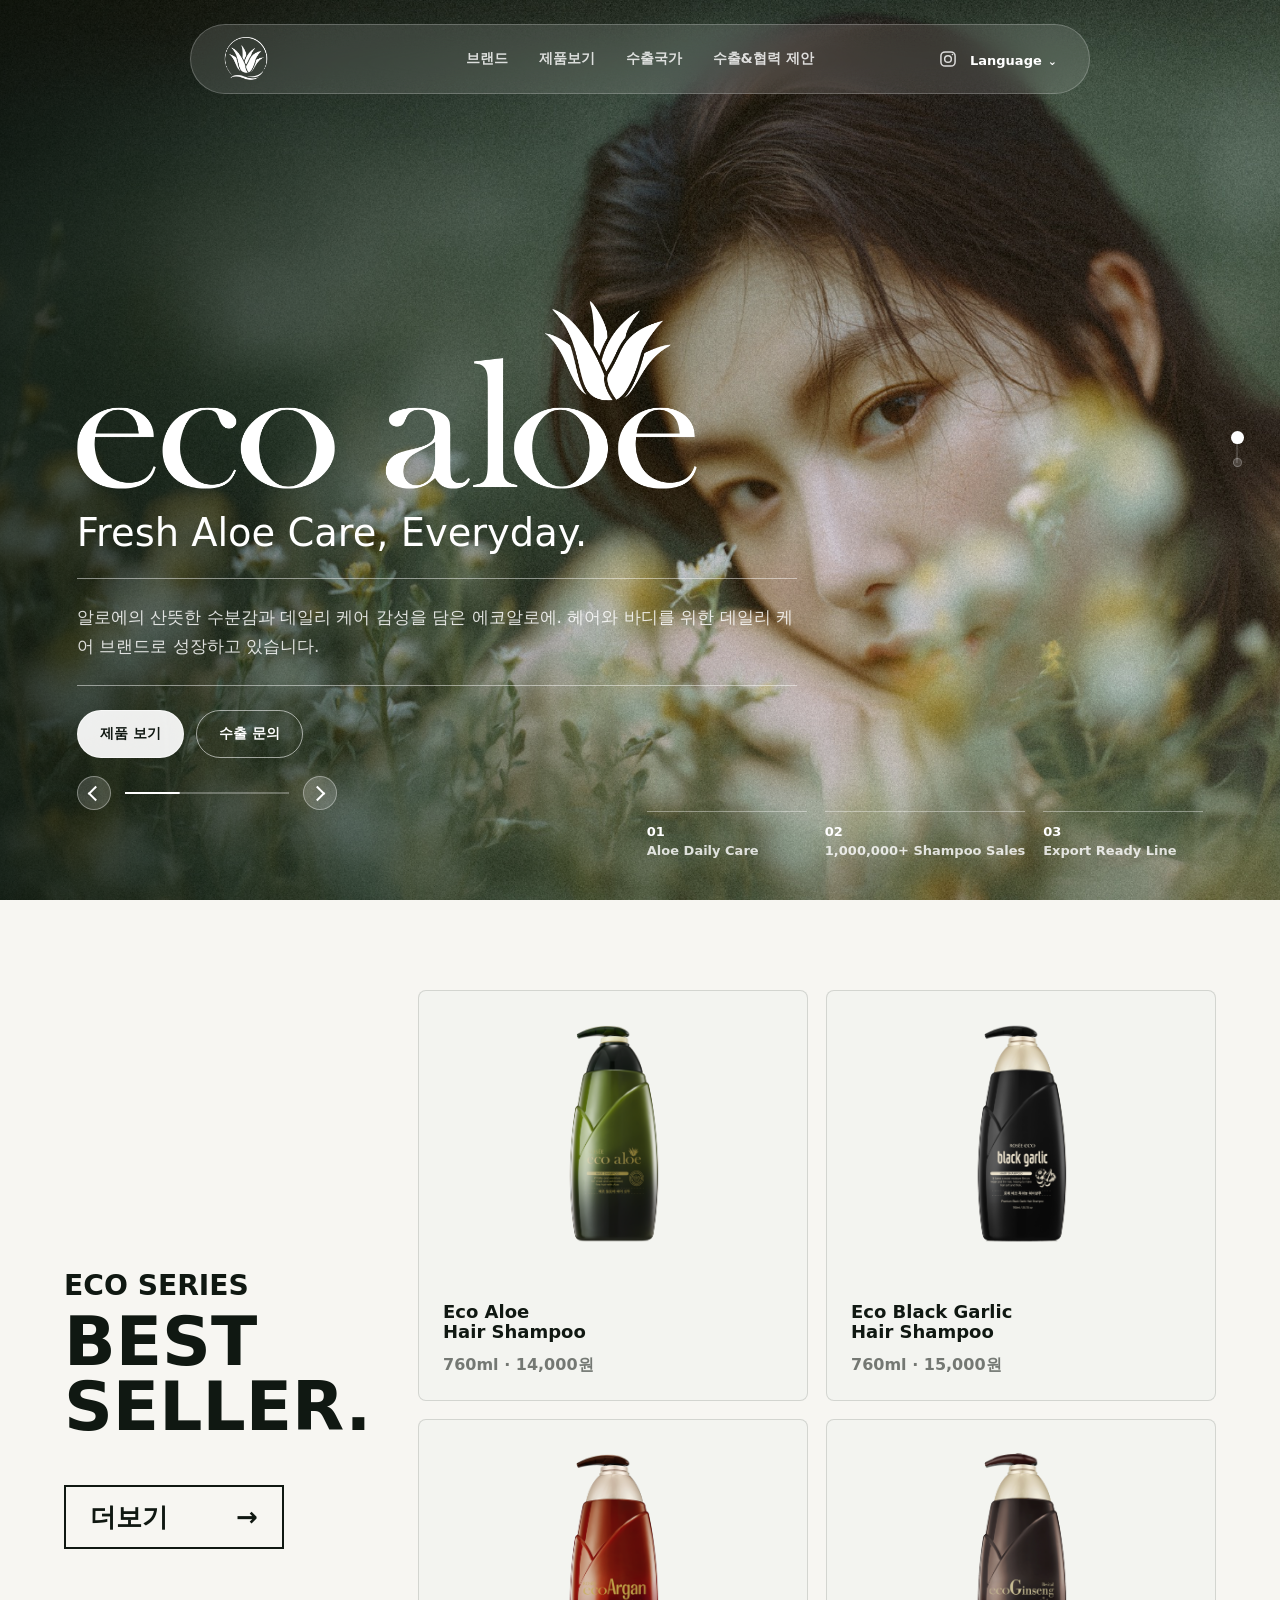
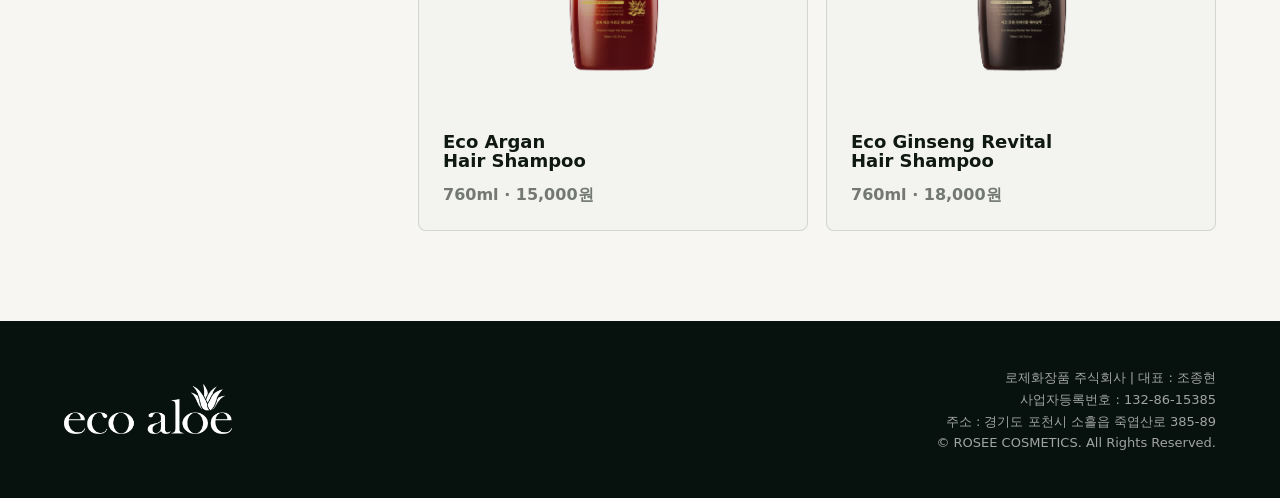
<file: index.html>
<!doctype html>
<html lang="ko">
  <head>
    <meta charset="utf-8" />
    <meta name="viewport" content="width=device-width, initial-scale=1" />
    <meta
      name="description"
      content="에코알로에는 알로에의 산뜻한 수분감과 데일리 케어 감성을 담은 헤어, 바디 케어 브랜드입니다."
    />
    <meta name="naver-site-verification" content="01fa3d76d37e96bc566d4d411e848f2258f3a4b1" />
    <meta name="robots" content="index, follow" />
    <meta name="googlebot" content="index, follow, max-snippet:-1, max-image-preview:large, max-video-preview:-1" />
    <meta name="title" content="에코알로에ㅣeco aloe 헤어,바디 케어브랜드" />
    <meta name="application-name" content="에코알로에" />
    <meta itemprop="name" content="에코알로에ㅣeco aloe 헤어,바디 케어브랜드" />
    <meta property="og:title" content="에코알로에ㅣeco aloe 헤어,바디 케어브랜드" />
    <meta property="og:site_name" content="에코알로에" />
    <meta
      property="og:description"
      content="에코알로에는 알로에의 산뜻한 수분감과 데일리 케어 감성을 담은 헤어, 바디 케어 브랜드입니다."
    />
    <meta property="og:url" content="https://ecoaloe.co.kr" />
    <meta property="og:type" content="website" />
    <meta property="og:image" content="https://ecoaloe.co.kr/og-image.jpg" />
    <meta name="twitter:title" content="에코알로에ㅣeco aloe 헤어,바디 케어브랜드" />
    <meta
      name="twitter:description"
      content="에코알로에는 알로에의 산뜻한 수분감과 데일리 케어 감성을 담은 헤어, 바디 케어 브랜드입니다."
    />
    <title>에코알로에ㅣeco aloe 헤어,바디 케어브랜드</title>
    <link rel="canonical" href="https://ecoaloe.co.kr/" />
    <link rel="icon" href="favicon.ico" />
    <link rel="stylesheet" href="styles.css" />
    <script type="application/ld+json">
      {
        "@context": "https://schema.org",
        "@type": "WebSite",
        "name": "에코알로에",
        "alternateName": "eco aloe",
        "url": "https://ecoaloe.co.kr/",
        "description": "에코알로에는 알로에의 산뜻한 수분감과 데일리 케어 감성을 담은 헤어, 바디 케어 브랜드입니다.",
        "inLanguage": "ko-KR"
      }
    </script>
  </head>
  <body>
    <header class="site-header">
      <a class="brand" href="https://ecoaloe.co.kr/" aria-label="에코알로에 메인">
        <img src="assets/menu-logo.png" alt="에코알로에" />
      </a>
      <nav class="main-nav" aria-label="페이지 이동">
        <a href="brand.html" data-i18n="nav.brand">브랜드</a>
        <a href="aloe-shampoo.html#catalog" data-i18n="nav.viewProducts">제품보기</a>
        <a href="brand.html#brand-global" data-i18n="nav.export">수출국가</a>
        <a href="proposal.html" data-i18n="nav.proposal">수출&협력 제안</a>
      </nav>
      <a class="instagram-link" href="https://www.instagram.com/ecoaloe.korea?igsh=MTF1bDc4emUyenNnOA%3D%3D&amp;utm_source=qr" target="_blank" rel="noopener noreferrer" aria-label="에코 알로에 인스타그램">
        <svg viewBox="0 0 24 24" aria-hidden="true">
          <rect x="3.5" y="3.5" width="17" height="17" rx="5"></rect>
          <circle cx="12" cy="12" r="4"></circle>
          <circle cx="17.4" cy="6.6" r="1"></circle>
        </svg>
      </a>
      <div class="language-menu">
        <button class="language-toggle" type="button" aria-expanded="false">Language</button>
        <div class="language-panel" aria-label="언어 선택">
          <button type="button" data-lang="ko">한국어</button>
          <button type="button" data-lang="en">English</button>
          <button type="button" data-lang="ja">日本語</button>
          <button type="button" data-lang="zh-CN">中文</button>
          <button type="button" data-lang="vi">Tiếng Việt</button>
          <button type="button" data-lang="th">ไทย</button>
          <button type="button" data-lang="ru">Русский</button>
          <button type="button" data-lang="uz">O‘zbek</button>
        </div>
      </div>
      <button class="menu-button" type="button" aria-label="메뉴 열기">
        <span></span>
        <span></span>
      </button>
    </header>
    <nav class="section-pager main-section-pager" aria-label="섹션 이동">
      <a class="is-active" href="https://ecoaloe.co.kr/" data-section-link="top" aria-label="메인"></a>
      <a href="#signature" data-section-link="signature" aria-label="베스트셀러"></a>
    </nav>

    <main id="top">
      <h1 class="visually-hidden">에코알로에ㅣeco aloe 헤어,바디 케어브랜드</h1>
      <section class="hero snap-section" data-section="top" aria-label="에코 알로에 메인">
        <div class="hero-slides" aria-hidden="true">
          <div class="hero-slide is-active" style="background-image: url('assets/hero-main-01.jpg')"></div>
          <div class="hero-slide" style="background-image: url('assets/hero-main-02.jpg')"></div>
          <div class="hero-slide" style="background-image: url('assets/hero-main-03.jpg')"></div>
        </div>
        <div class="hero-copy reveal">
          <img class="hero-logo" src="assets/eco-logo.png" alt="eco aloe" />
          <p class="hero-lede" data-i18n="home.hero.tagline">Fresh Aloe Care, Everyday.</p>
          <p class="hero-text" data-i18n="home.hero.copy">
            알로에의 산뜻한 수분감과 데일리 케어 감성을 담은 에코알로에.
            헤어와 바디를 위한 데일리 케어 브랜드로 성장하고 있습니다.
          </p>
          <div class="hero-actions">
            <a href="#signature" data-i18n="home.hero.viewProducts">제품 보기</a>
            <a href="proposal.html" data-i18n="home.hero.exportInquiry">수출 문의</a>
          </div>
          <div class="hero-slide-controls" aria-label="메인 이미지 슬라이드 조작">
            <button type="button" data-hero-prev aria-label="이전 메인 이미지"></button>
            <div class="hero-progress" aria-hidden="true"><span data-hero-progress></span></div>
            <button type="button" data-hero-next aria-label="다음 메인 이미지"></button>
          </div>
        </div>
        <div class="hero-index" aria-label="대표 정보">
          <p><span>01</span> <b>Aloe Daily Care</b></p>
          <p><span>02</span> <b>1,000,000+ Shampoo Sales</b></p>
          <p><span>03</span> <b>Export Ready Line</b></p>
        </div>
      </section>

      <section class="signature snap-section" id="signature" data-section="signature" aria-label="에코 시리즈 베스트셀러">
        <div class="signature-layout">
          <div class="signature-head reveal">
            <h2>
              <span class="signature-kicker" data-i18n="home.signature.kicker">ECO SERIES</span>
              <span class="signature-main"><span data-i18n="home.signature.title">BEST SELLER</span></span>
            </h2>
            <a href="aloe-shampoo.html"><span data-i18n="home.signature.more">더보기</span> <span>→</span></a>
          </div>
          <div class="signature-showcase">
            <a class="seller-tile reveal" href="aloe-shampoo.html">
              <img src="assets/best-aloe-shampoo.png" alt="에코 알로에 헤어샴푸" />
              <div>
                <h3><span>Eco Aloe</span><span>Hair Shampoo</span></h3>
                <span>760ml · 14,000원</span>
              </div>
            </a>
            <a class="seller-tile reveal" href="aloe-shampoo.html">
              <img src="assets/best-black-garlic.png" alt="에코 흑마늘 헤어샴푸" />
              <div>
                <h3><span>Eco Black Garlic</span><span>Hair Shampoo</span></h3>
                <span>760ml · 15,000원</span>
              </div>
            </a>
            <a class="seller-tile reveal" href="argan-oil.html">
              <img src="assets/best-argan.png" alt="에코 아르간 헤어샴푸" />
              <div>
                <h3><span>Eco Argan</span><span>Hair Shampoo</span></h3>
                <span>760ml · 15,000원</span>
              </div>
            </a>
            <a class="seller-tile reveal" href="aloe-shampoo.html">
              <img src="assets/best-ginseng.png" alt="에코 진생 리바이탈 헤어샴푸" />
              <div>
                <h3><span>Eco Ginseng Revital</span><span>Hair Shampoo</span></h3>
                <span>760ml · 18,000원</span>
              </div>
            </a>
          </div>
        </div>
      </section>

    </main>

    <footer data-nosnippet>
      <img src="assets/eco-logo.png" alt="에코알로에" />
      <div>
        <p data-i18n="footer.company">로제화장품 주식회사 | 대표 : 조종현</p>
        <p data-i18n="footer.business">사업자등록번호 : 132-86-15385</p>
        <p data-i18n="footer.address">주소 : 경기도 포천시 소흘읍 죽엽산로 385-89</p>
        <p>© ROSEE COSMETICS. All Rights Reserved.</p>
      </div>
    </footer>

    <nav class="quick-actions" aria-label="빠른 이동">
      <a class="quick-action" href="https://ecoaloe.co.kr/" aria-label="홈">
        <svg viewBox="0 0 24 24" aria-hidden="true">
          <path d="M4 11.2 12 4l8 7.2" />
          <path d="M6.5 10.5V20h11v-9.5" />
          <path d="M10 20v-5h4v5" />
        </svg>
      </a>
      <a class="quick-action" href="proposal.html" aria-label="수출 문의">
        <svg viewBox="0 0 24 24" aria-hidden="true">
          <path d="M4 7.5h16v11H4z" />
          <path d="m4.8 8.2 7.2 5.6 7.2-5.6" />
        </svg>
      </a>
    </nav>

    <script src="i18n.js?v=20260831-contact-update"></script>
    <script src="script.js"></script>
  </body>
</html>
</file>
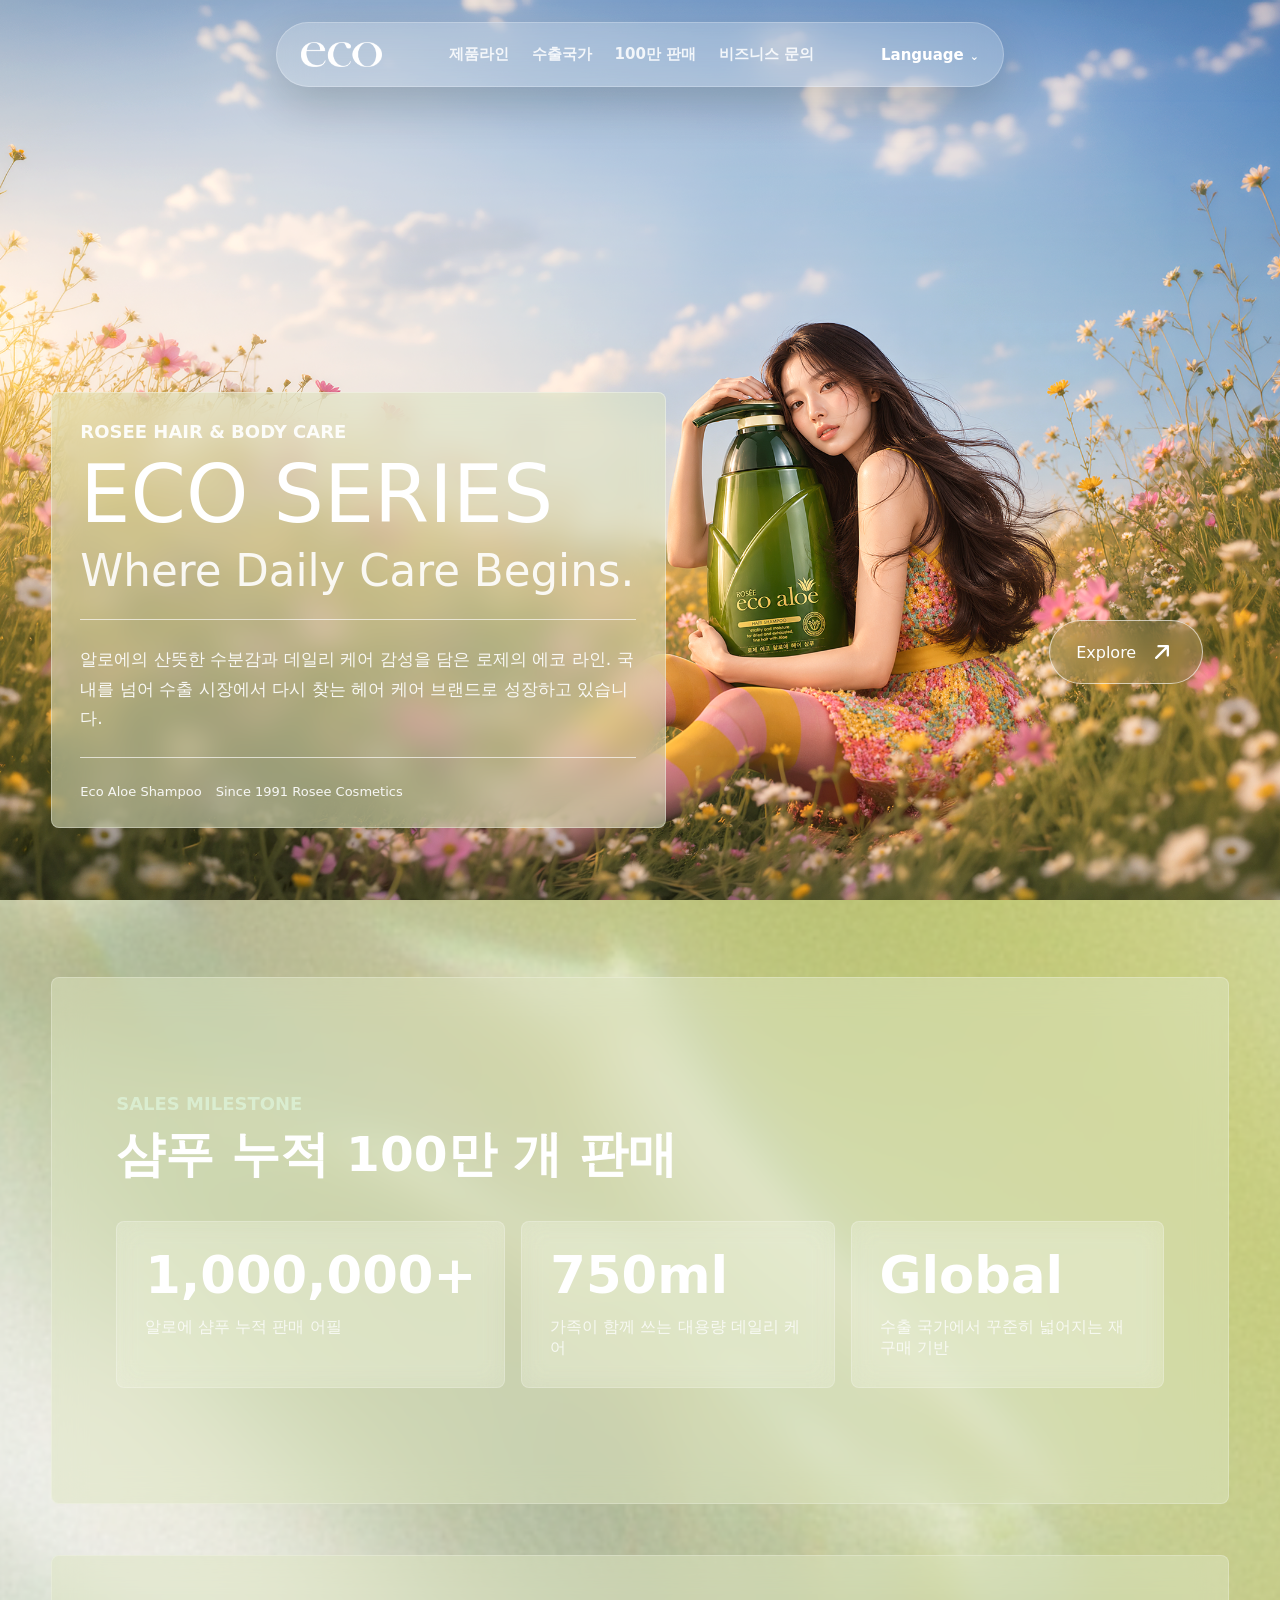
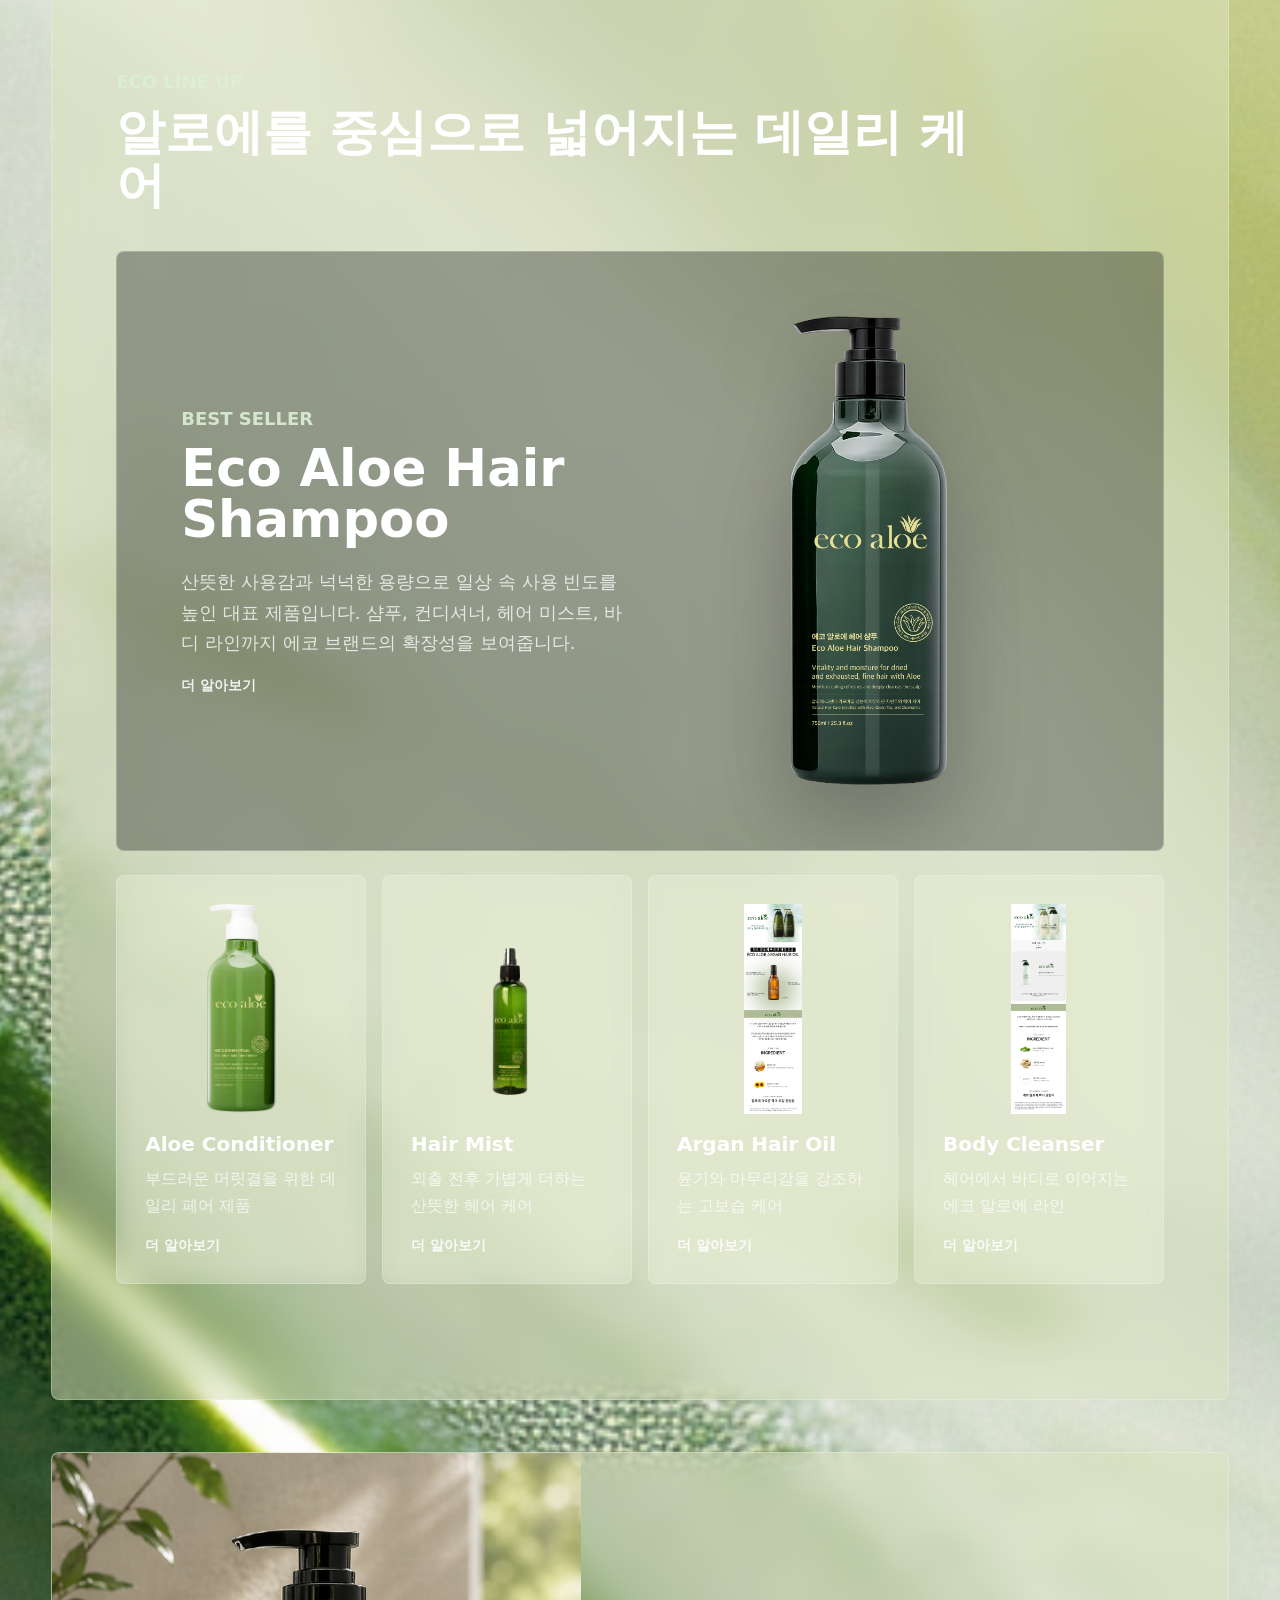
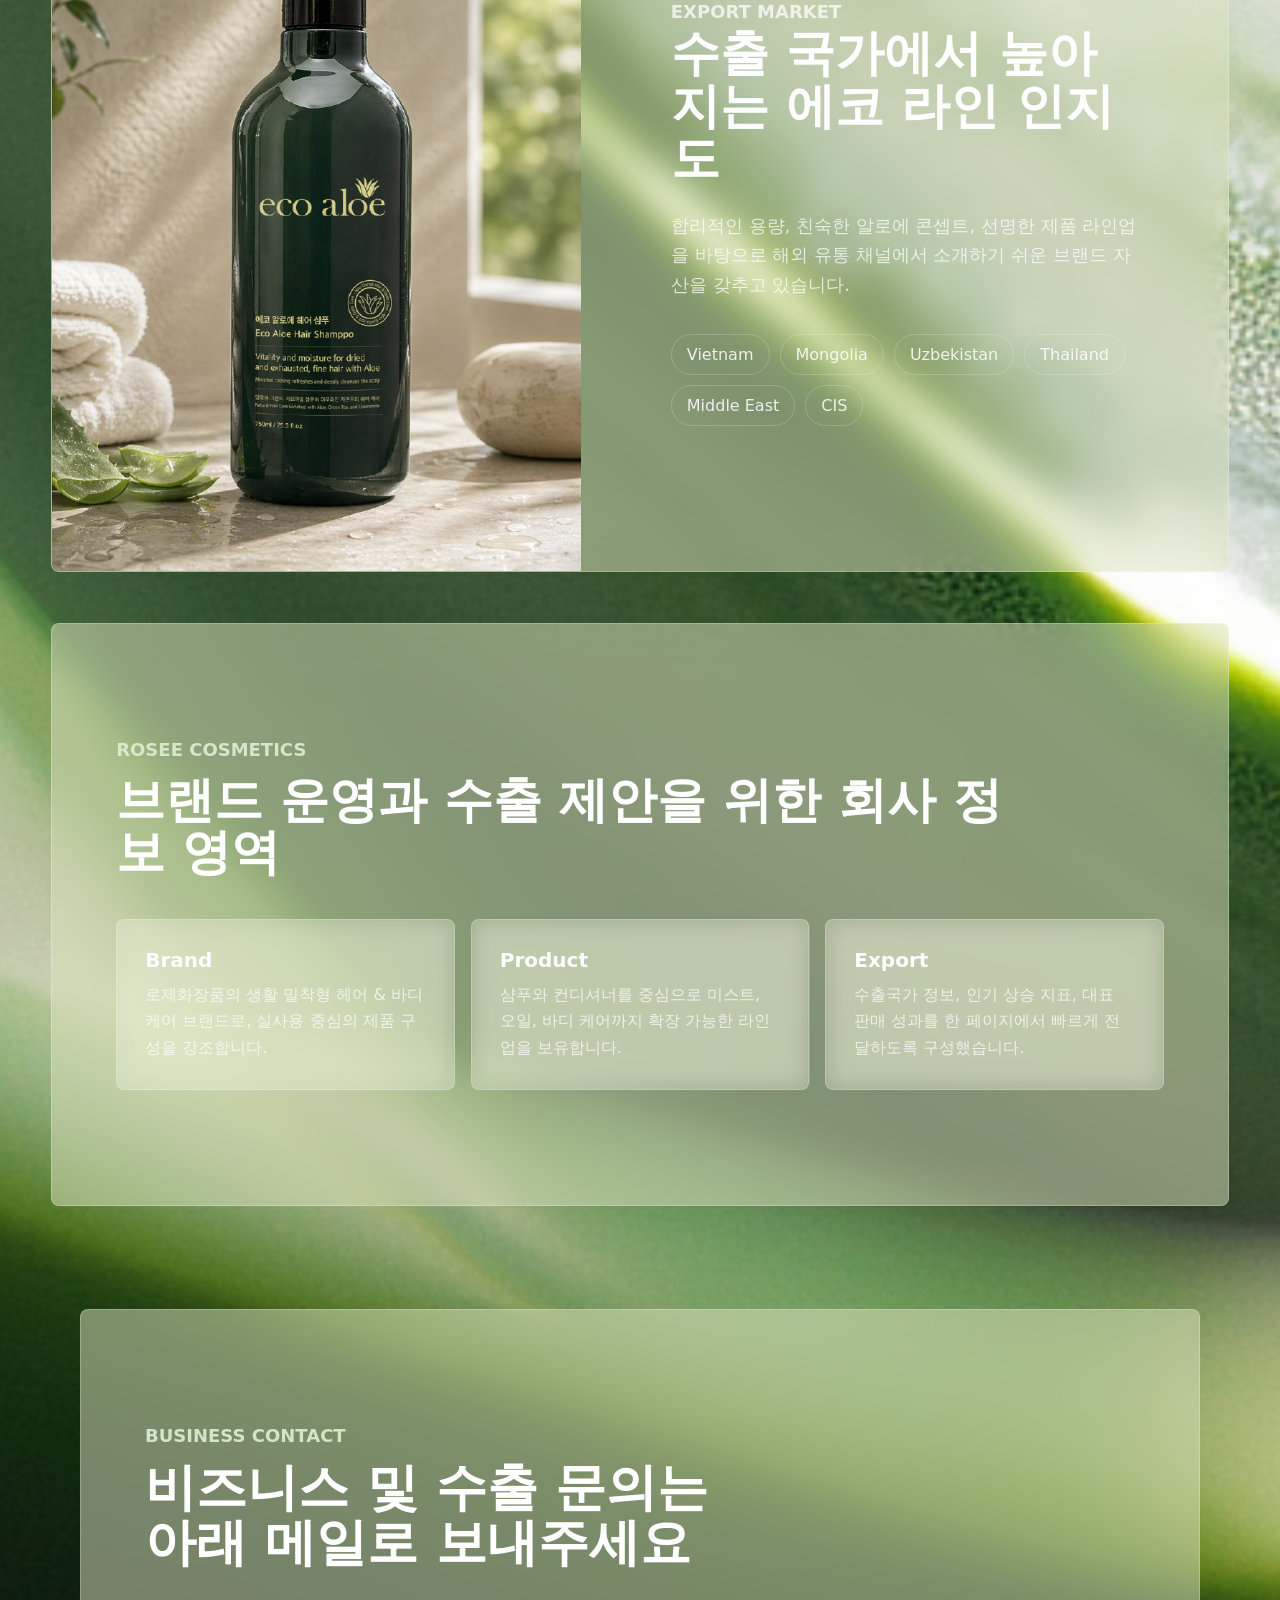
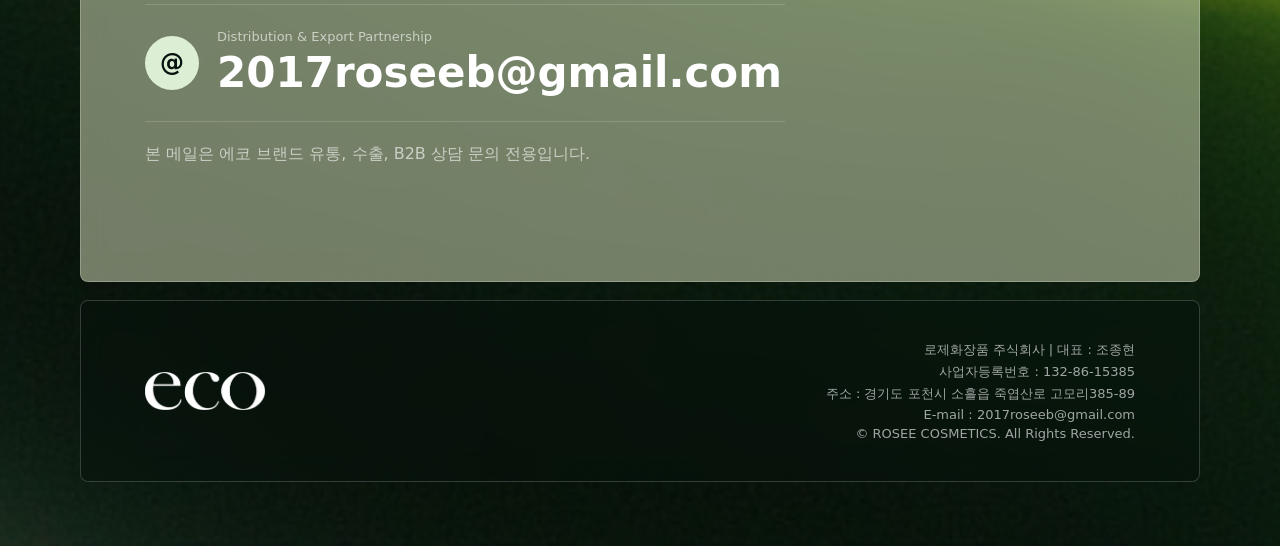
<file: backups/eco-current-20260601-163538/index.html>
<!doctype html>
<html lang="ko">
  <head>
    <meta charset="utf-8" />
    <meta name="viewport" content="width=device-width, initial-scale=1" />
    <title>ROSEE ECO | 알로에 헤어 & 바디 케어</title>
    <meta
      name="description"
      content="로제 에코 알로에 브랜드 사이트. 알로에 헤어 샴푸 누적 100만 개 판매와 해외 수출 국가에서 높아지는 에코 라인의 인기를 소개합니다."
    />
    <link rel="stylesheet" href="styles.css" />
  </head>
  <body>
    <header class="site-header" aria-label="주요 메뉴">
      <a class="brand" href="#top" aria-label="ROSEE ECO 홈">
        <img src="assets/eco-logo.png" alt="ROSEE ECO" />
      </a>
      <nav class="main-nav" aria-label="페이지 이동">
        <a href="#lineup" data-i18n="nav.lineup">Line Up</a>
        <a href="#export" data-i18n="nav.export">Export</a>
        <a href="#million" data-i18n="nav.sales">1M Sales</a>
        <a href="#contact" data-i18n="nav.contact">Business</a>
      </nav>
      <div class="language-menu">
        <button class="language-toggle" type="button" aria-expanded="false" aria-haspopup="true">Language</button>
        <div class="language-panel" aria-label="Language selection">
          <button type="button" data-lang="ko">한국어</button>
          <button type="button" data-lang="en">English</button>
          <button type="button" data-lang="ja">日本語</button>
          <button type="button" data-lang="zh-CN">中文</button>
          <button type="button" data-lang="vi">Tiếng Việt</button>
          <button type="button" data-lang="th">ไทย</button>
          <button type="button" data-lang="ru">Русский</button>
          <button type="button" data-lang="uz">Oʻzbek</button>
        </div>
      </div>
      <button class="menu-button" type="button" aria-label="메뉴 열기">
        <span></span>
        <span></span>
      </button>
    </header>

    <main id="top">
      <section class="hero" aria-label="에코 알로에 히어로">
        <div class="hero-tint" aria-hidden="true"></div>
        <div class="hero-product" aria-hidden="true">
          <img class="hero-bottle hero-bottle-main" src="assets/aloe-shampoo-bottle.png" alt="" />
          <img class="hero-bottle hero-bottle-side" src="assets/argan-shampoo-bottle.png" alt="" />
        </div>
        <div class="hero-copy">
          <p class="eyebrow" data-i18n="home.hero.eyebrow">ROSEE HAIR & BODY CARE</p>
          <h1 data-i18n="home.hero.title">ECO SERIES</h1>
          <p class="hero-lede" data-i18n="home.hero.tagline">Where Daily Care Begins.</p>
          <p class="hero-note" data-i18n="home.hero.copy">
            알로에의 산뜻한 수분감과 데일리 케어 감성을 담은 로제의 에코 라인.
            국내를 넘어 수출 시장에서 다시 찾는 헤어 케어 브랜드로 성장하고 있습니다.
          </p>
          <div class="hero-bottom">
            <p data-i18n="home.hero.bottom1">Eco Aloe Shampoo</p>
            <p data-i18n="home.hero.bottom2">Since 1991 Rosee Cosmetics</p>
          </div>
        </div>
        <a class="hero-cta" href="#lineup" aria-label="제품 라인 보기">
          <span data-i18n="common.explore">Explore</span>
          <svg viewBox="0 0 24 24" aria-hidden="true">
            <path d="M7 17 17 7M9 7h8v8" />
          </svg>
        </a>
      </section>

      <section class="signal-band" id="million" aria-label="판매 성과">
        <div class="section-heading">
          <p class="eyebrow">Sales Milestone</p>
          <h2 data-i18n="home.sales.title">샴푸 누적 100만 개 판매</h2>
        </div>
        <div class="metric-row">
          <article>
            <strong>1,000,000+</strong>
            <span data-i18n="home.sales.card1">알로에 샴푸 누적 판매 어필</span>
          </article>
          <article>
            <strong>750ml</strong>
            <span data-i18n="home.sales.card2">가족이 함께 쓰는 대용량 데일리 케어</span>
          </article>
          <article>
            <strong>Global</strong>
            <span data-i18n="home.sales.card3">수출 국가에서 꾸준히 넓어지는 재구매 기반</span>
          </article>
        </div>
      </section>

      <section class="lineup" id="lineup" aria-label="에코 제품 라인">
        <div class="section-heading">
          <p class="eyebrow">Eco Line Up</p>
          <h2 data-i18n="home.lineup.title">알로에를 중심으로 넓어지는 데일리 케어</h2>
        </div>
        <div class="product-stage">
          <article class="featured-product">
            <div>
              <p class="eyebrow">Best Seller</p>
              <h3 data-i18n="products.aloeShampoo.name">Eco Aloe Hair Shampoo</h3>
              <p data-i18n="home.lineup.featured">
                산뜻한 사용감과 넉넉한 용량으로 일상 속 사용 빈도를 높인 대표 제품입니다.
                샴푸, 컨디셔너, 헤어 미스트, 바디 라인까지 에코 브랜드의 확장성을 보여줍니다.
              </p>
              <a class="detail-link" href="aloe-shampoo.html" data-i18n="common.learnMore">더 알아보기</a>
            </div>
            <img src="assets/aloe-shampoo.png" alt="에코 알로에 샴푸 제품 이미지" />
          </article>
          <div class="product-grid">
            <a href="aloe-conditioner.html">
              <img src="assets/aloe-conditioner.png" alt="에코 알로에 컨디셔너" />
              <h3 data-i18n="products.aloeConditioner.name">Aloe Conditioner</h3>
              <p data-i18n="products.aloeConditioner.short">부드러운 머릿결을 위한 데일리 페어 제품</p>
              <span data-i18n="common.learnMore">더 알아보기</span>
            </a>
            <a href="hair-mist.html">
              <img src="assets/aloe-mist.png" alt="에코 알로에 헤어 미스트" />
              <h3 data-i18n="products.hairMist.name">Hair Mist</h3>
              <p data-i18n="products.hairMist.short">외출 전후 가볍게 더하는 산뜻한 헤어 케어</p>
              <span data-i18n="common.learnMore">더 알아보기</span>
            </a>
            <a href="argan-oil.html">
              <img src="assets/argan-oil.png" alt="에코 알로에 아르간 헤어 오일" />
              <h3 data-i18n="products.arganOil.name">Argan Hair Oil</h3>
              <p data-i18n="products.arganOil.short">윤기와 마무리감을 강조하는 고보습 케어</p>
              <span data-i18n="common.learnMore">더 알아보기</span>
            </a>
            <a href="body-cleanser.html">
              <img src="assets/body-cleanser.png" alt="에코 알로에 바디 클렌저" />
              <h3 data-i18n="products.bodyCleanser.name">Body Cleanser</h3>
              <p data-i18n="products.bodyCleanser.short">헤어에서 바디로 이어지는 에코 알로에 라인</p>
              <span data-i18n="common.learnMore">더 알아보기</span>
            </a>
          </div>
        </div>
      </section>

      <section class="export" id="export" aria-label="수출 국가 정보">
        <div class="export-visual">
          <img src="assets/shampoo-scene.png" alt="에코 알로에 샴푸 연출 이미지" />
        </div>
        <div class="export-copy">
          <p class="eyebrow">Export Market</p>
          <h2 data-i18n="home.export.title">수출 국가에서 높아지는 에코 라인 인지도</h2>
          <p data-i18n="home.export.copy">
            합리적인 용량, 친숙한 알로에 콘셉트, 선명한 제품 라인업을 바탕으로
            해외 유통 채널에서 소개하기 쉬운 브랜드 자산을 갖추고 있습니다.
          </p>
          <div class="country-list" aria-label="주요 수출 권역">
            <span>Vietnam</span>
            <span>Mongolia</span>
            <span>Uzbekistan</span>
            <span>Thailand</span>
            <span>Middle East</span>
            <span>CIS</span>
          </div>
        </div>
      </section>

      <section class="company" id="company" aria-label="회사 정보">
        <div class="section-heading">
          <p class="eyebrow">Rosee Cosmetics</p>
          <h2 data-i18n="home.company.title">브랜드 운영과 수출 제안을 위한 회사 정보 영역</h2>
        </div>
        <div class="company-grid">
          <article>
            <h3>Brand</h3>
            <p data-i18n="home.company.brand">로제화장품의 생활 밀착형 헤어 & 바디 케어 브랜드로, 실사용 중심의 제품 구성을 강조합니다.</p>
          </article>
          <article>
            <h3>Product</h3>
            <p data-i18n="home.company.product">샴푸와 컨디셔너를 중심으로 미스트, 오일, 바디 케어까지 확장 가능한 라인업을 보유합니다.</p>
          </article>
          <article>
            <h3>Export</h3>
            <p data-i18n="home.company.export">수출국가 정보, 인기 상승 지표, 대표 판매 성과를 한 페이지에서 빠르게 전달하도록 구성했습니다.</p>
          </article>
        </div>
      </section>

      <section class="contact-footer-section" id="contact">
        <div class="store-banner">
          <p class="eyebrow">Business Contact</p>
          <h2>
            <span data-i18n="home.contact.title1">비즈니스 및 수출 문의는</span>
            <span data-i18n="home.contact.title2">아래 메일로 보내주세요</span>
          </h2>
          <div class="partner-mail">
            <span aria-hidden="true">@</span>
            <div>
              <p>Distribution & Export Partnership</p>
              <a href="mailto:2017roseeb@gmail.com">2017roseeb@gmail.com</a>
            </div>
          </div>
          <p class="contact-note" data-i18n="home.contact.note">본 메일은 에코 브랜드 유통, 수출, B2B 상담 문의 전용입니다.</p>
        </div>

        <footer>
          <div class="footer-brand">
            <img src="assets/eco-logo.png" alt="ROSEE ECO" />
          </div>
          <div class="footer-info">
            <p data-i18n="footer.company">로제화장품 주식회사 | 대표 : 조종현</p>
            <p data-i18n="footer.business">사업자등록번호 : 132-86-15385</p>
            <p data-i18n="footer.address">주소 : 경기도 포천시 소흘읍 죽엽산로 고모리385-89</p>
            <p>E-mail : <a href="mailto:2017roseeb@gmail.com">2017roseeb@gmail.com</a></p>
            <p>© ROSEE COSMETICS. All Rights Reserved.</p>
          </div>
        </footer>
      </section>
    </main>

    <script src="i18n.js"></script>
    <script src="script.js"></script>
  </body>
</html>
</file>
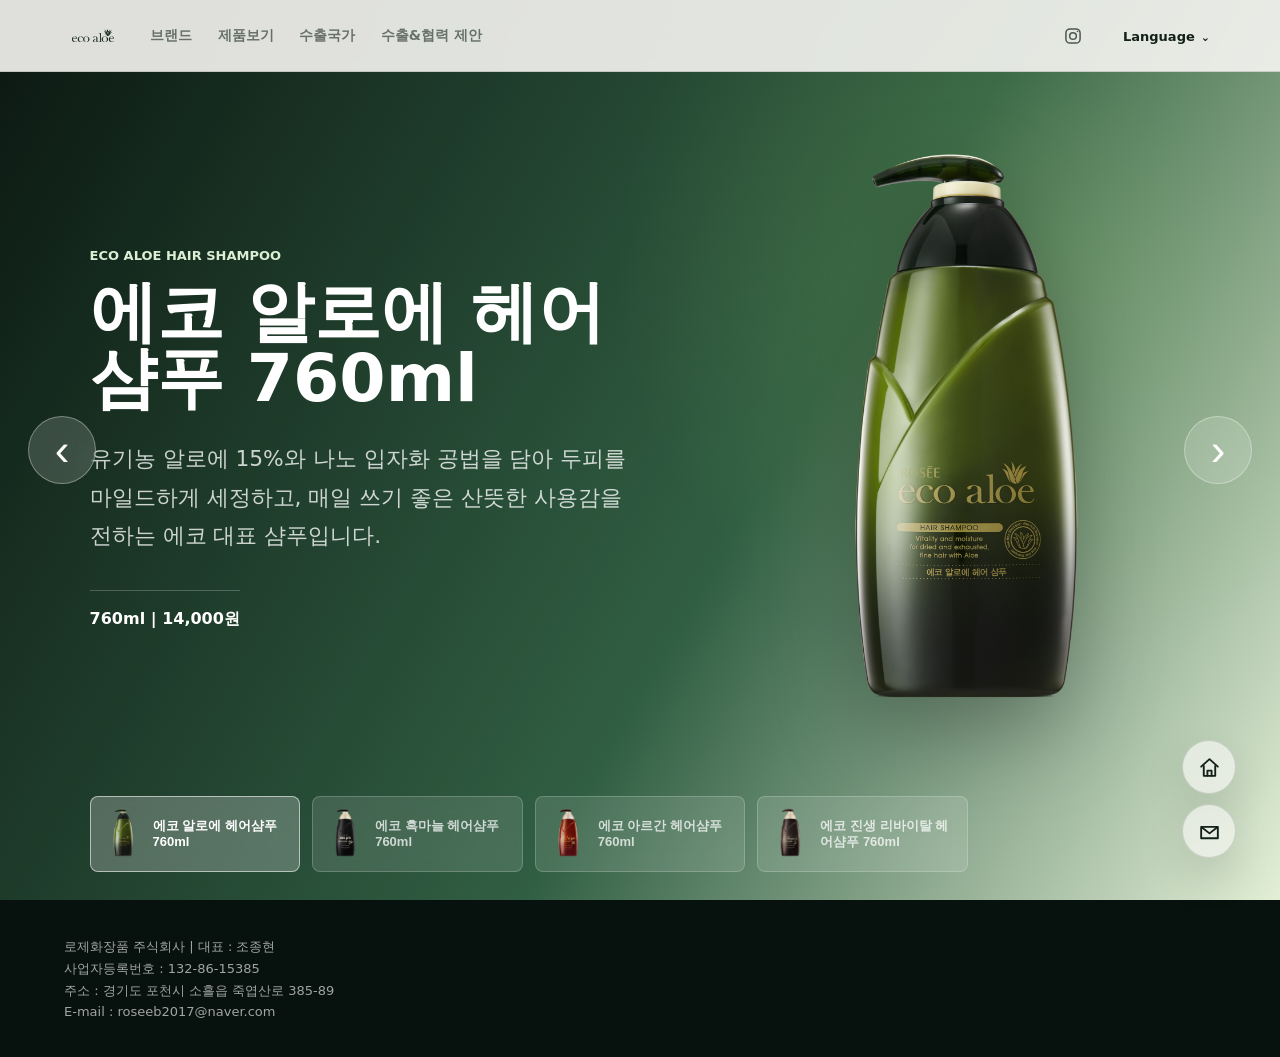
<file: aloe-conditioner.html>
<!doctype html>
<html lang="ko">
  <head>
    <meta charset="utf-8" />
    <meta name="viewport" content="width=device-width, initial-scale=1" />
    <title>에코알로에 제품 | 헤어,바디 케어브랜드</title>
    <meta name="description" content="에코알로에 헤어, 바디 케어 제품과 데일리 케어 라인 소개 페이지입니다." />
    <link rel="icon" href="favicon.ico" />
    <link rel="stylesheet" href="product.css" />
  </head>
  <body class="quick-always">
    <header class="product-header">
      <a class="product-logo" href="https://ecoaloe.co.kr/" aria-label="에코알로에 홈">
        <img src="assets/eco-logo.png" alt="에코알로에" />
      </a>
      <nav aria-label="페이지 이동">
        <a href="brand.html" data-i18n="nav.brand">브랜드</a>
        <a href="aloe-shampoo.html#catalog" data-i18n="nav.viewProducts">제품보기</a>
        <a href="brand.html#brand-global" data-i18n="nav.export">수출국가</a>
        <a href="proposal.html" data-i18n="nav.proposal">수출&협력 제안</a>
      </nav>
      <a class="instagram-link" href="https://www.instagram.com/ecoaloe.korea?igsh=MTF1bDc4emUyenNnOA%3D%3D&amp;utm_source=qr" target="_blank" rel="noopener noreferrer" aria-label="에코 알로에 인스타그램">
        <svg viewBox="0 0 24 24" aria-hidden="true">
          <rect x="3.5" y="3.5" width="17" height="17" rx="5"></rect>
          <circle cx="12" cy="12" r="4"></circle>
          <circle cx="17.4" cy="6.6" r="1"></circle>
        </svg>
      </a>
      <div class="language-menu">
        <button class="language-toggle" type="button" aria-expanded="false" aria-haspopup="true">Language</button>
        <div class="language-panel" aria-label="Language selection">
          <button type="button" data-lang="ko">한국어</button>
          <button type="button" data-lang="en">English</button>
          <button type="button" data-lang="ja">日本語</button>
          <button type="button" data-lang="zh-CN">中文</button>
          <button type="button" data-lang="vi">Tiếng Việt</button>
          <button type="button" data-lang="th">ไทย</button>
          <button type="button" data-lang="ru">Русский</button>
          <button type="button" data-lang="uz">Oʻzbek</button>
        </div>
      </div>
    </header>

    <main>
      <section class="detail-hero" aria-live="polite">
        <button class="product-arrow product-arrow-prev" type="button" data-best-prev aria-label="이전 제품">‹</button>
        <div class="detail-copy">
          <p class="eyebrow" data-best-kicker>Eco Aloe Hair Shampoo</p>
          <h1 data-best-title>에코 알로에 헤어샴푸 760ml</h1>
          <p data-best-body></p>
          <p class="product-meta" data-best-meta></p>
        </div>
        <div class="detail-visual">
          <img data-best-image src="assets/best-aloe-shampoo.png" alt="에코 알로에 헤어샴푸" />
        </div>
        <button class="product-arrow product-arrow-next" type="button" data-best-next aria-label="다음 제품">›</button>
        <nav class="product-thumbs" aria-label="베스트 제품 바로가기" data-best-thumbs></nav>
      </section>

      <section class="catalog-section">
        <div class="catalog-head">
          <p class="eyebrow">Catalog Line Up</p>
          <h2>에코 카탈로그 전체 제품</h2>
          <p>카탈로그 22품목과 신규 2품목을 포함한 전체 제품 리스트입니다.</p>
        </div>
        <div class="catalog-grid" data-catalog-grid></div>
      </section>
    </main>

    <footer class="detail-footer" data-nosnippet>
      <p data-i18n="footer.company">로제화장품 주식회사 | 대표 : 조종현</p>
      <p data-i18n="footer.business">사업자등록번호 : 132-86-15385</p>
      <p data-i18n="footer.address">주소 : 경기도 포천시 소흘읍 죽엽산로 385-89</p>
      <p>E-mail : <a href="mailto:roseeb2017@naver.com">roseeb2017@naver.com</a></p>
    </footer>
    <nav class="quick-actions" aria-label="빠른 이동">
      <a class="quick-action" href="https://ecoaloe.co.kr/" aria-label="홈">
        <svg viewBox="0 0 24 24" aria-hidden="true">
          <path d="M4 11.2 12 4l8 7.2" />
          <path d="M6.5 10.5V20h11v-9.5" />
          <path d="M10 20v-5h4v5" />
        </svg>
      </a>
      <a class="quick-action" href="proposal.html" aria-label="수출 문의">
        <svg viewBox="0 0 24 24" aria-hidden="true">
          <path d="M4 7.5h16v11H4z" />
          <path d="m4.8 8.2 7.2 5.6 7.2-5.6" />
        </svg>
      </a>
    </nav>
    <script src="i18n.js?v=20260825-product-types-menu"></script>
    <script src="product.js?v=20260706-new-shampoo-link"></script>
  </body>
</html>
</file>
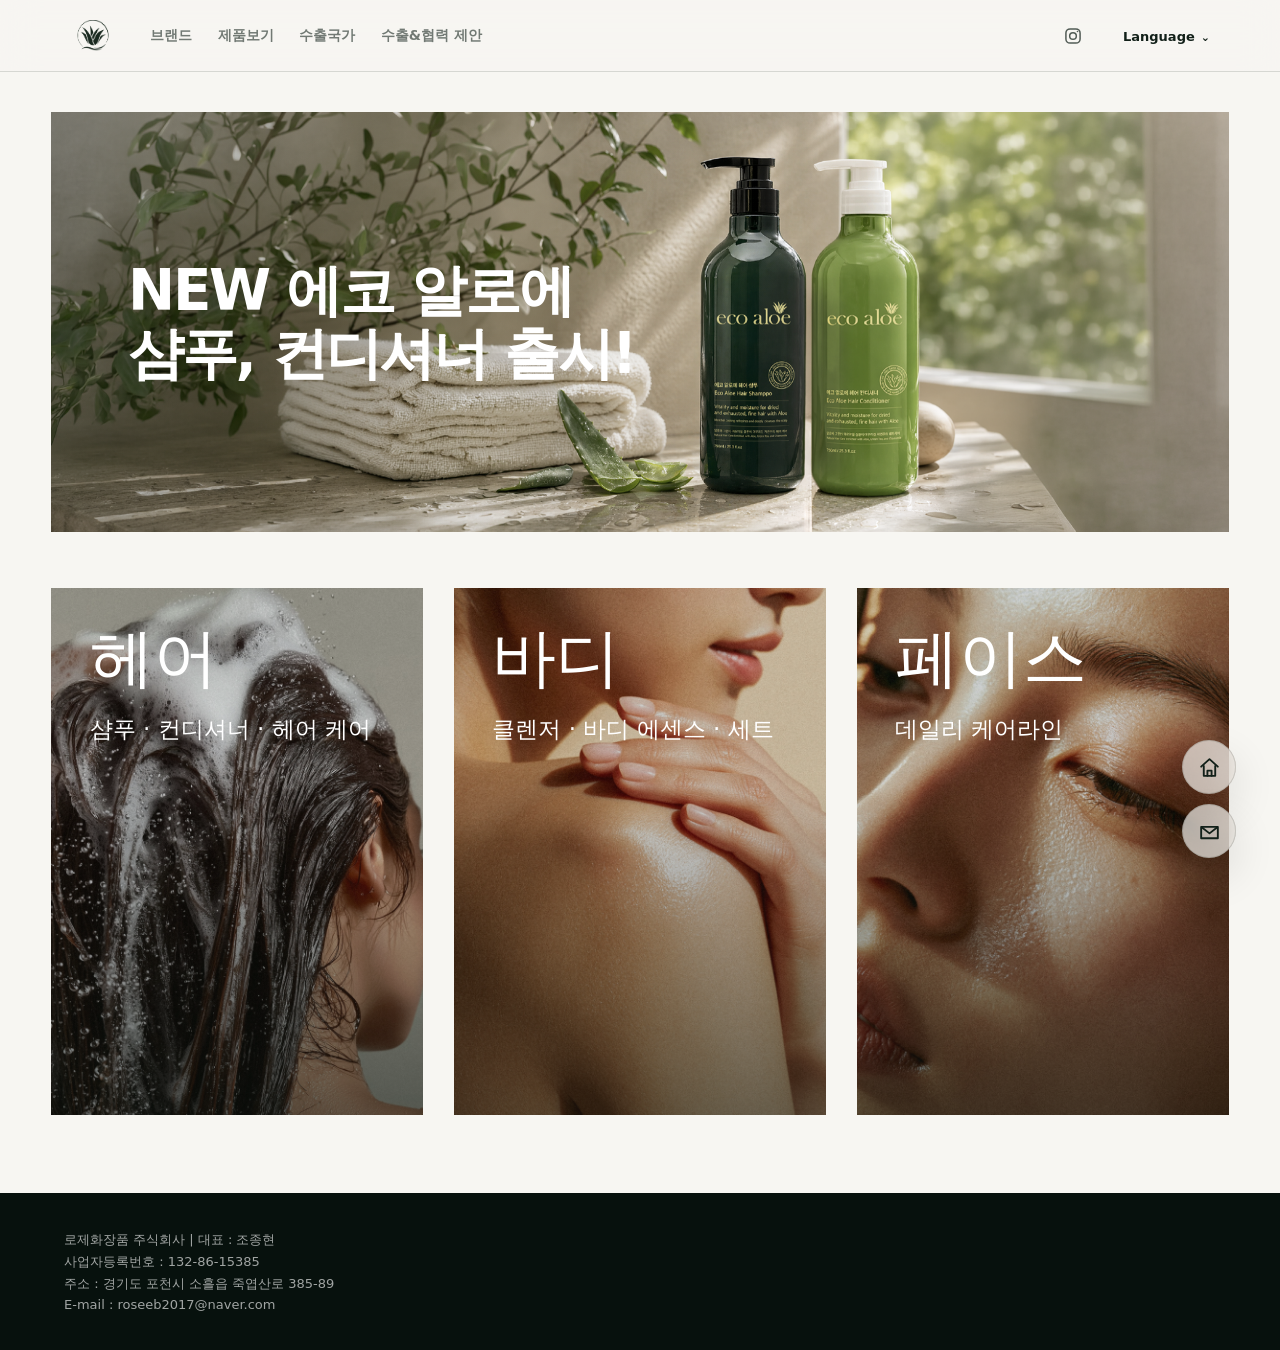
<file: aloe-shampoo.html>
<!doctype html>
<html lang="ko">
  <head>
    <meta charset="utf-8" />
    <meta name="viewport" content="width=device-width, initial-scale=1" />
    <title>에코알로에 제품보기 | 헤어,바디 케어 제품</title>
    <meta name="description" content="에코알로에 베스트 제품과 전체 카탈로그 제품 소개 페이지입니다." />
    <link rel="icon" href="favicon.ico" />
    <link rel="stylesheet" href="product.css?v=20260825-product-types-only" />
  </head>
  <body class="quick-always">
    <header class="product-header">
      <a class="product-logo" href="https://ecoaloe.co.kr/" aria-label="에코알로에 홈">
        <img src="assets/menu-logo.png" alt="에코알로에" />
      </a>
      <nav aria-label="페이지 이동">
        <a href="brand.html" data-i18n="nav.brand">브랜드</a>
        <a href="aloe-shampoo.html#catalog" data-i18n="nav.viewProducts">제품보기</a>
        <a href="brand.html#brand-global" data-i18n="nav.export">수출국가</a>
        <a href="proposal.html" data-i18n="nav.proposal">수출&협력 제안</a>
      </nav>
      <a class="instagram-link" href="https://www.instagram.com/ecoaloe.korea?igsh=MTF1bDc4emUyenNnOA%3D%3D&amp;utm_source=qr" target="_blank" rel="noopener noreferrer" aria-label="에코 알로에 인스타그램">
        <svg viewBox="0 0 24 24" aria-hidden="true">
          <rect x="3.5" y="3.5" width="17" height="17" rx="5"></rect>
          <circle cx="12" cy="12" r="4"></circle>
          <circle cx="17.4" cy="6.6" r="1"></circle>
        </svg>
      </a>
      <div class="language-menu">
        <button class="language-toggle" type="button" aria-expanded="false" aria-haspopup="true">Language</button>
        <div class="language-panel" aria-label="Language selection">
          <button type="button" data-lang="ko">한국어</button>
          <button type="button" data-lang="en">English</button>
          <button type="button" data-lang="ja">日本語</button>
          <button type="button" data-lang="zh-CN">中文</button>
          <button type="button" data-lang="vi">Tiếng Việt</button>
          <button type="button" data-lang="th">ไทย</button>
          <button type="button" data-lang="ru">Русский</button>
          <button type="button" data-lang="uz">Oʻzbek</button>
        </div>
      </div>
    </header>

    <main>
      <section class="store-banner" aria-label="에코 알로에 신제품 배너">
        <p><span>NEW 에코 알로에</span><span>샴푸, 컨디셔너 출시!</span></p>
      </section>

      <section class="category-section" id="product-types" aria-label="제품 분류">
        <a class="category-card category-card-hair" href="aloe-shampoo.html?category=hair">
          <img src="assets/category-hair.jpg" alt="" />
          <div>
            <h2 data-i18n="store.hair">헤어</h2>
            <p data-i18n="store.hairDesc">샴푸 · 컨디셔너 · 헤어 케어</p>
          </div>
        </a>
        <a class="category-card category-card-body" href="aloe-shampoo.html?category=body">
          <img src="assets/category-body.jpg" alt="" />
          <div>
            <h2 data-i18n="store.body">바디</h2>
            <p data-i18n="store.bodyDesc">클렌저 · 바디 에센스 · 세트</p>
          </div>
        </a>
        <a class="category-card category-card-face" href="aloe-shampoo.html?category=face">
          <img src="assets/category-face.jpg" alt="" />
          <div>
            <h2 data-i18n="store.face">페이스</h2>
            <p data-i18n="store.faceDesc">데일리 케어라인</p>
          </div>
        </a>
      </section>

      <section class="catalog-section" id="catalog">
        <div class="catalog-head">
          <h2 data-catalog-title data-i18n="store.allProducts">전제품</h2>
        </div>
        <div class="catalog-layout">
          <aside class="catalog-category-panel" data-category-panel aria-hidden="true"></aside>
          <div class="catalog-grid" data-catalog-grid></div>
        </div>
      </section>
    </main>

    <footer class="detail-footer" data-nosnippet>
      <p data-i18n="footer.company">로제화장품 주식회사 | 대표 : 조종현</p>
      <p data-i18n="footer.business">사업자등록번호 : 132-86-15385</p>
      <p data-i18n="footer.address">주소 : 경기도 포천시 소흘읍 죽엽산로 385-89</p>
      <p>E-mail : <a href="mailto:roseeb2017@naver.com">roseeb2017@naver.com</a></p>
    </footer>
    <nav class="quick-actions" aria-label="빠른 이동">
      <a class="quick-action" href="https://ecoaloe.co.kr/" aria-label="홈">
        <svg viewBox="0 0 24 24" aria-hidden="true">
          <path d="M4 11.2 12 4l8 7.2" />
          <path d="M6.5 10.5V20h11v-9.5" />
          <path d="M10 20v-5h4v5" />
        </svg>
      </a>
      <a class="quick-action" href="proposal.html" aria-label="수출 문의">
        <svg viewBox="0 0 24 24" aria-hidden="true">
          <path d="M4 7.5h16v11H4z" />
          <path d="m4.8 8.2 7.2 5.6 7.2-5.6" />
        </svg>
      </a>
    </nav>
    <script src="i18n.js?v=20260825-product-types-menu"></script>
    <script src="product.js?v=20260825-product-types-only"></script>
  </body>
</html>
</file>
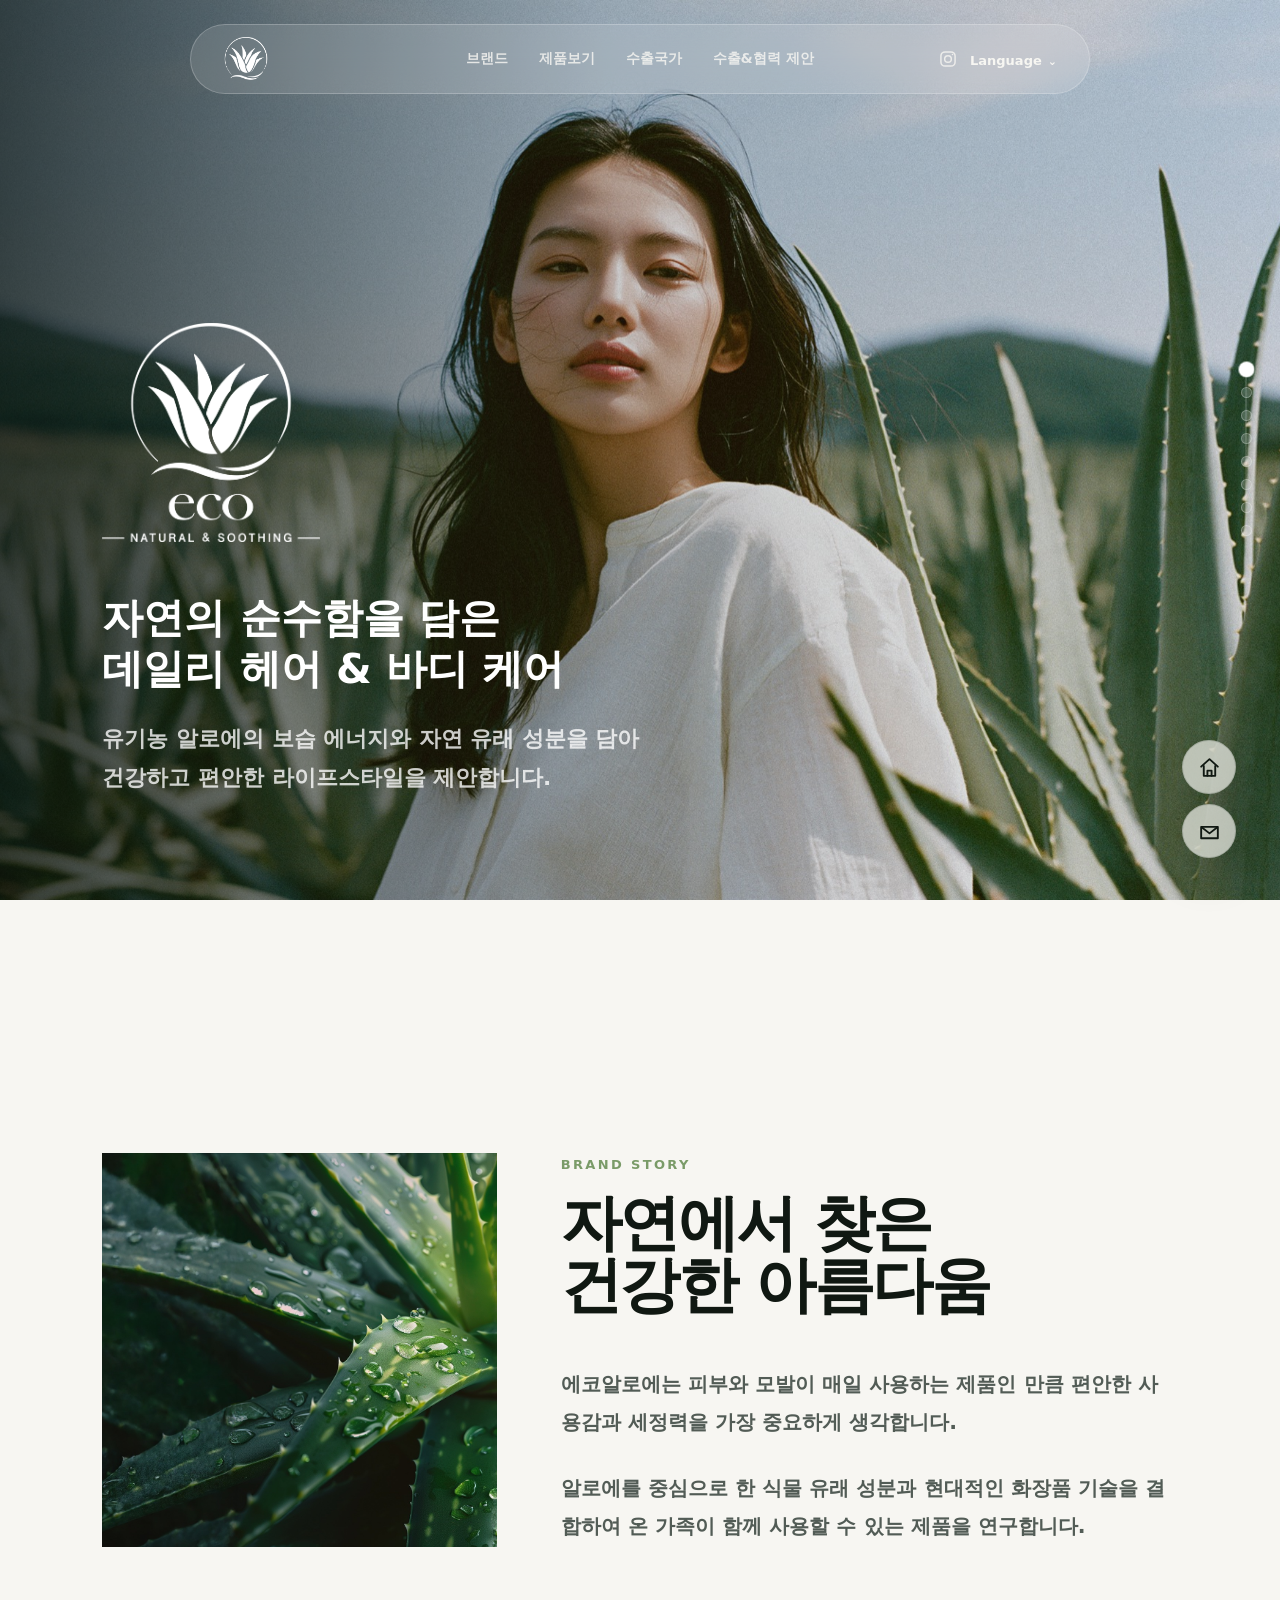
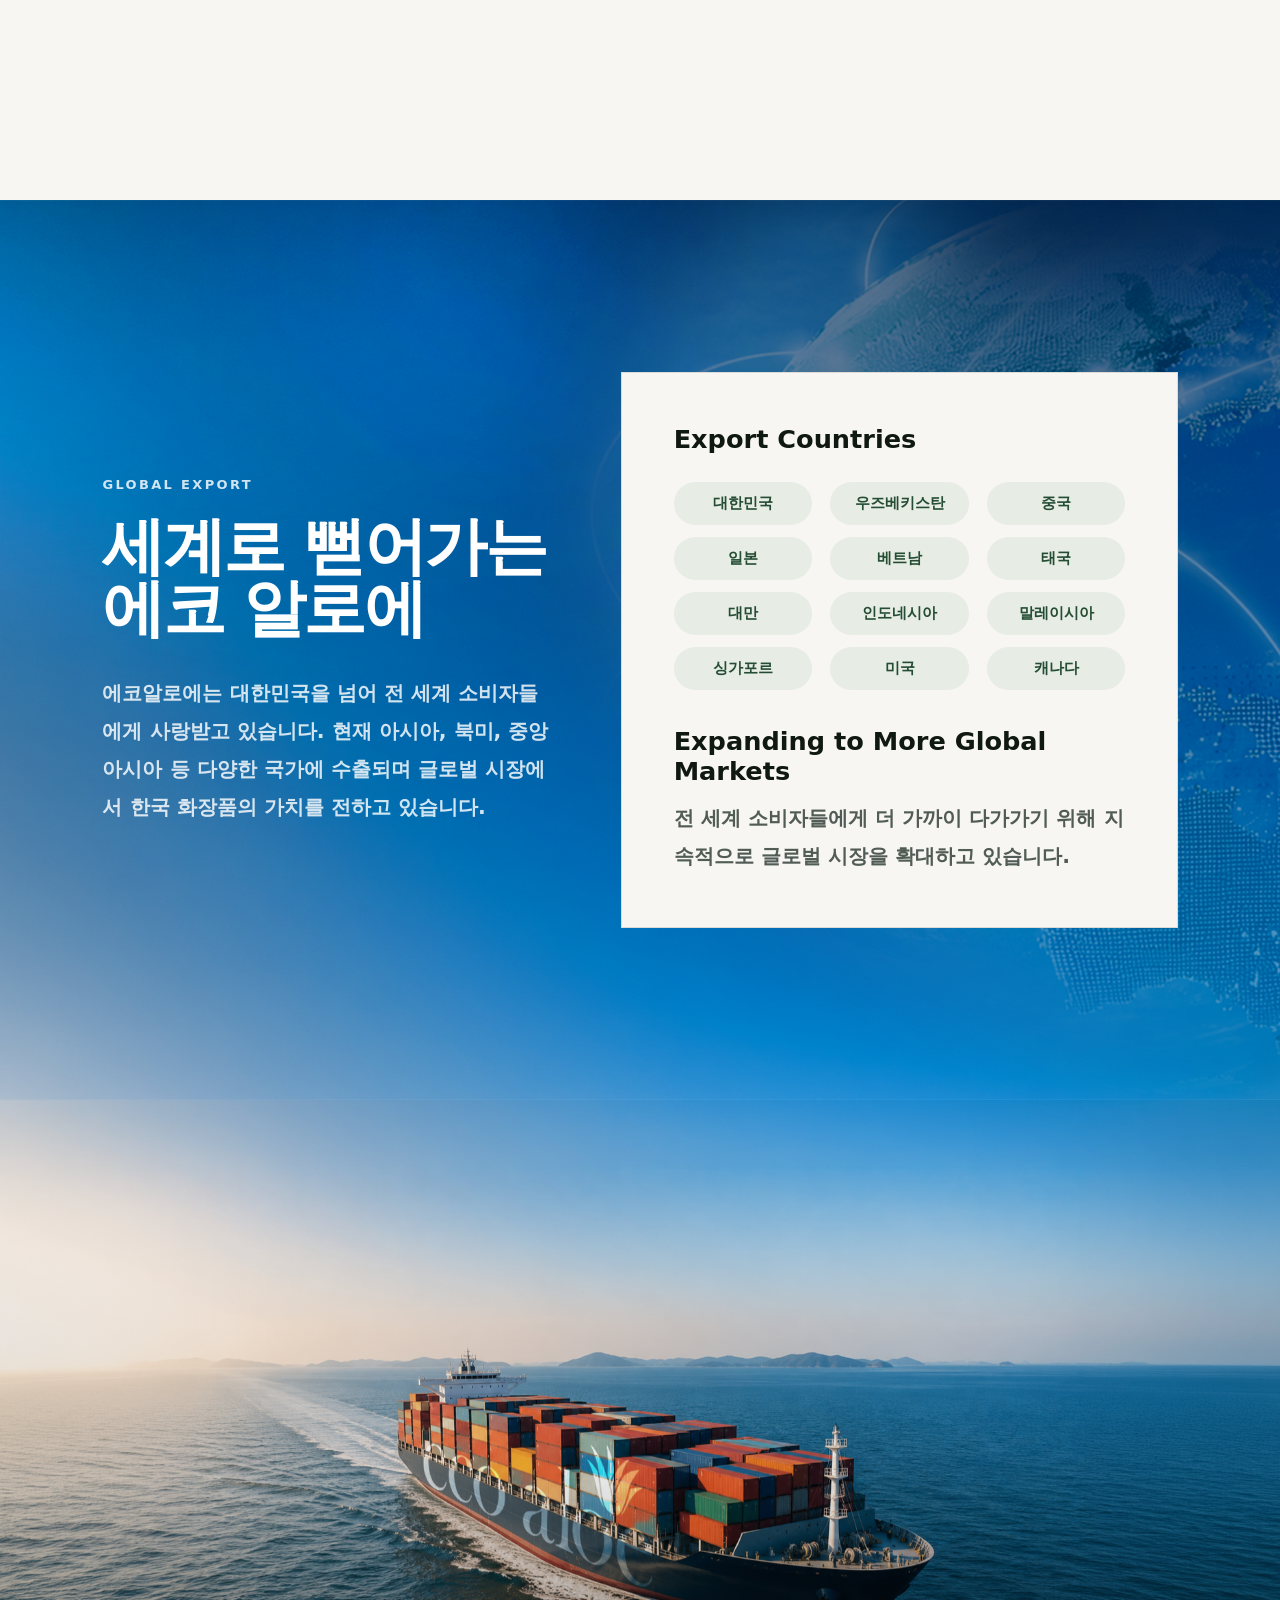
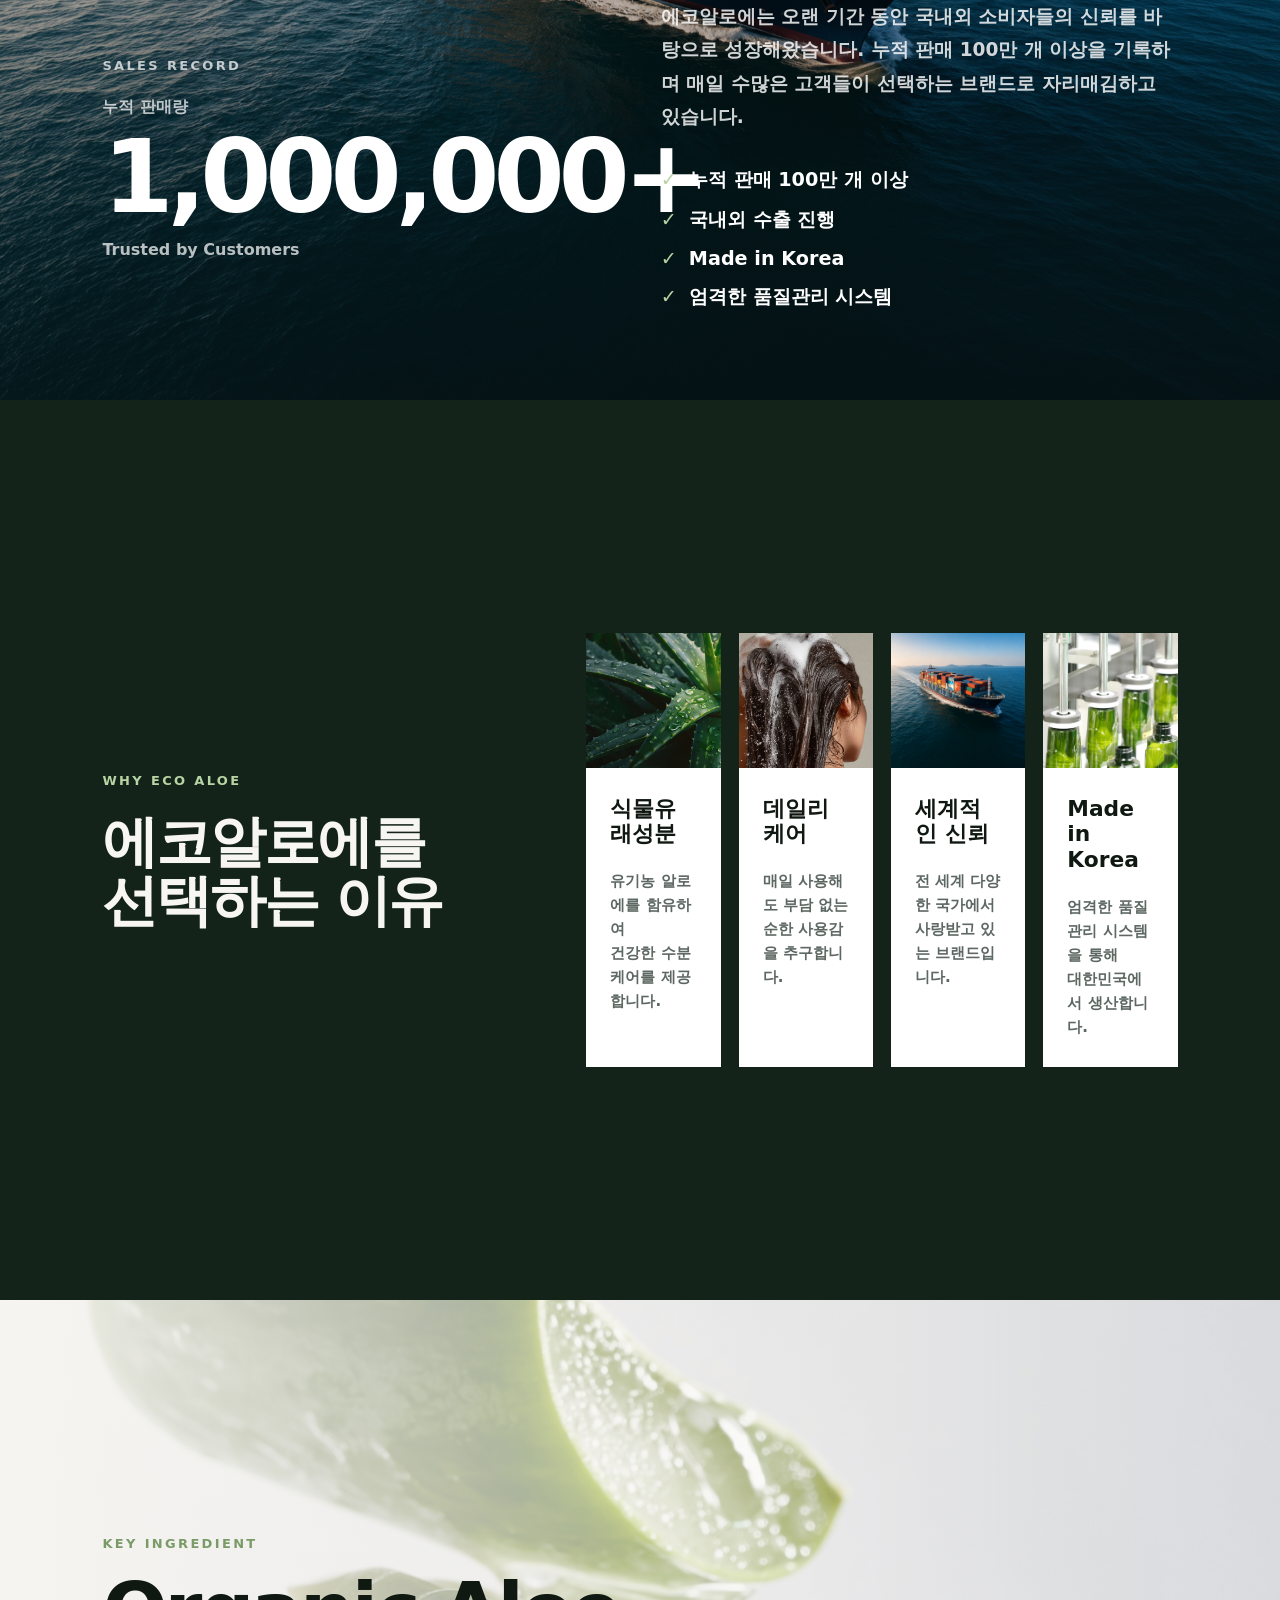
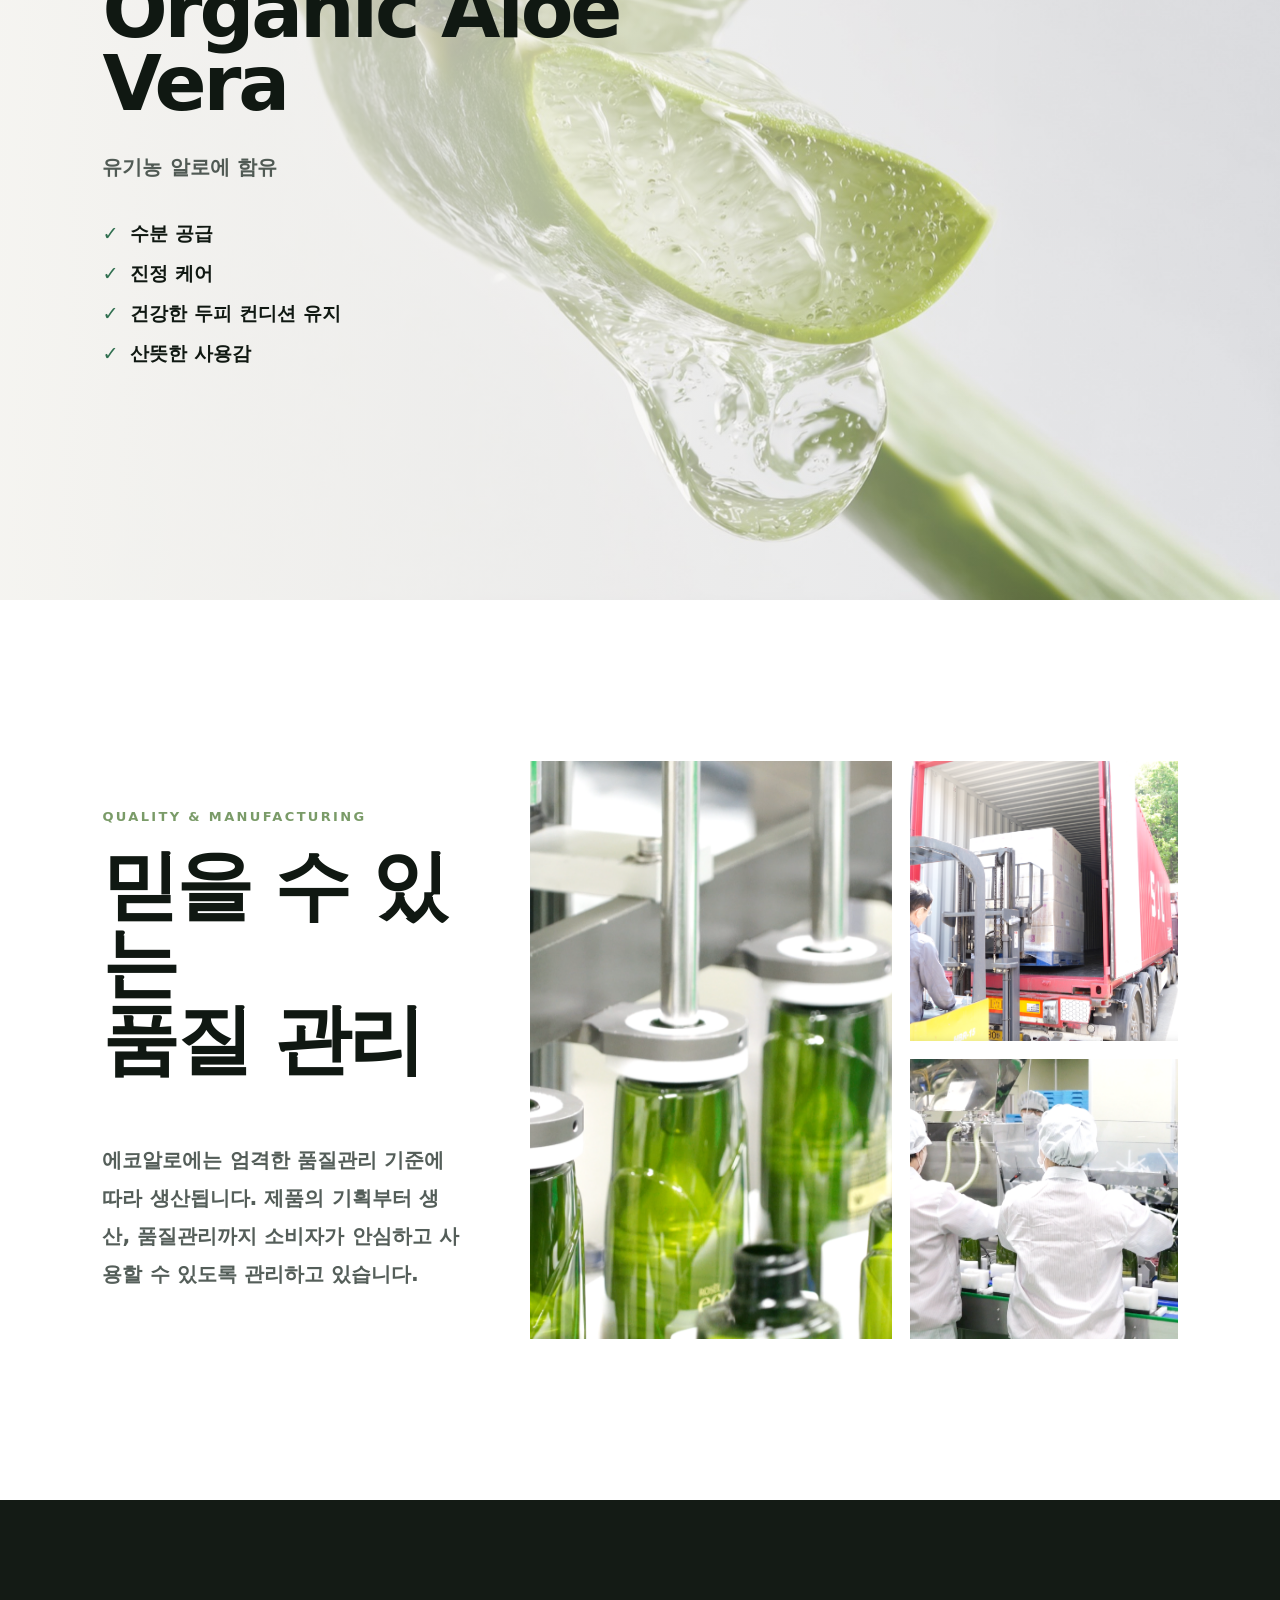
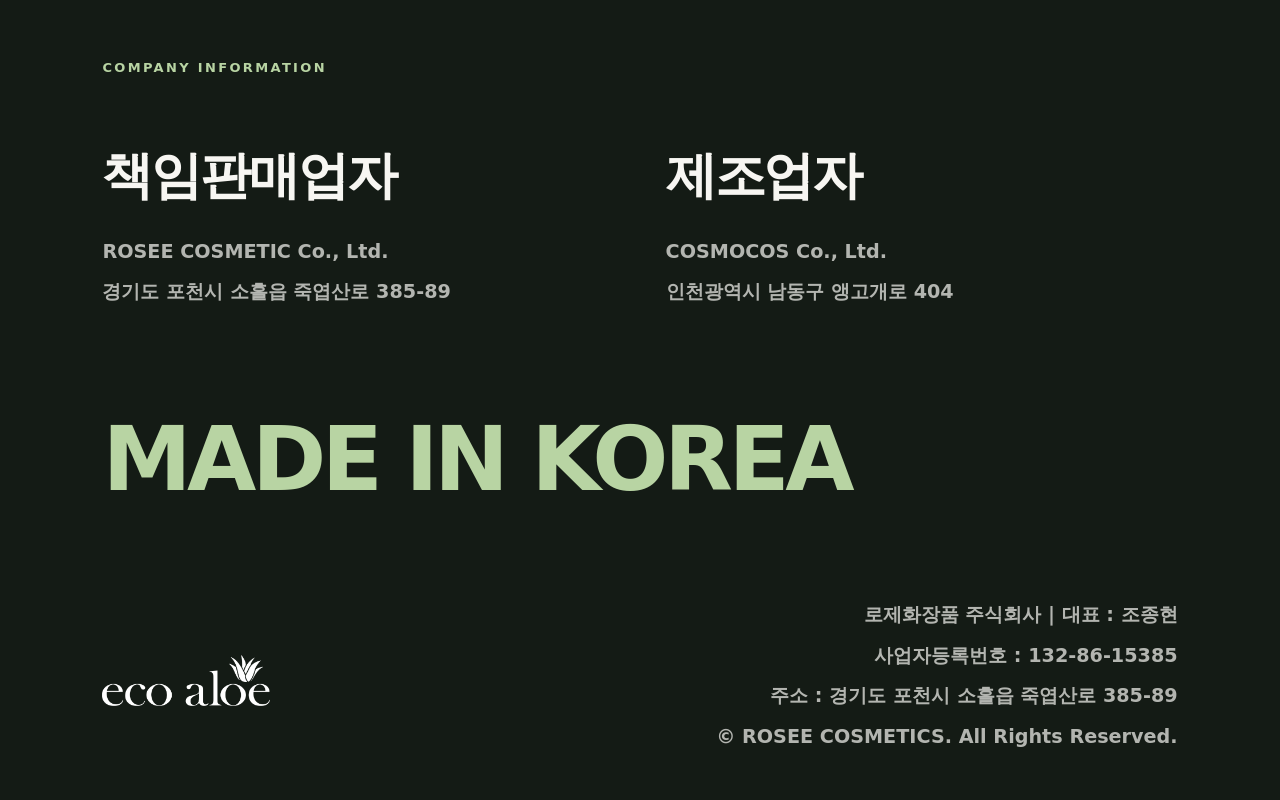
<file: brand.html>
<!doctype html>
<html lang="ko" class="brand-document">
  <head>
    <meta charset="utf-8" />
    <meta name="viewport" content="width=device-width, initial-scale=1" />
    <meta
      name="description"
      content="에코 알로에 브랜드 소개. 자연 유래 알로에 케어, 글로벌 수출, 품질관리와 제품 라인."
    />
    <title>에코알로에 | 브랜드 소개</title>
    <link rel="icon" href="favicon.ico" />
    <link rel="stylesheet" href="styles.css" />
  </head>
  <body class="brand-page quick-always" data-title-key="brand.metaTitle">
    <header class="site-header">
      <a class="brand" href="https://ecoaloe.co.kr/" aria-label="에코알로에 메인">
        <img src="assets/menu-logo.png" alt="에코알로에" />
      </a>
      <nav class="main-nav" aria-label="페이지 이동">
        <a href="brand.html" data-i18n="nav.brand">브랜드</a>
        <a href="aloe-shampoo.html#catalog" data-i18n="nav.viewProducts">제품보기</a>
        <a href="brand.html#brand-global" data-i18n="nav.export">수출국가</a>
        <a href="proposal.html" data-i18n="nav.proposal">수출&협력 제안</a>
      </nav>
      <a class="instagram-link" href="https://www.instagram.com/ecoaloe.korea?igsh=MTF1bDc4emUyenNnOA%3D%3D&amp;utm_source=qr" target="_blank" rel="noopener noreferrer" aria-label="에코 알로에 인스타그램">
        <svg viewBox="0 0 24 24" aria-hidden="true">
          <rect x="3.5" y="3.5" width="17" height="17" rx="5"></rect>
          <circle cx="12" cy="12" r="4"></circle>
          <circle cx="17.4" cy="6.6" r="1"></circle>
        </svg>
      </a>
      <div class="language-menu">
        <button class="language-toggle" type="button" aria-expanded="false">Language</button>
        <div class="language-panel" aria-label="언어 선택">
          <button type="button" data-lang="ko">한국어</button>
          <button type="button" data-lang="en">English</button>
          <button type="button" data-lang="ja">日本語</button>
          <button type="button" data-lang="zh-CN">中文</button>
          <button type="button" data-lang="vi">Tiếng Việt</button>
          <button type="button" data-lang="th">ไทย</button>
          <button type="button" data-lang="ru">Русский</button>
          <button type="button" data-lang="uz">Oʻzbek</button>
        </div>
      </div>
      <button class="menu-button" type="button" aria-label="메뉴 열기">
        <span></span>
        <span></span>
      </button>
    </header>

    <nav class="section-pager brand-section-pager" aria-label="브랜드 섹션 이동">
      <a class="is-active" href="#brand-hero" data-section-link="brand-hero">01</a>
      <a href="#brand-story" data-section-link="brand-story">02</a>
      <a href="#brand-global" data-section-link="brand-global">03</a>
      <a href="#brand-sales" data-section-link="brand-sales">04</a>
      <a href="#brand-why" data-section-link="brand-why">05</a>
      <a href="#brand-ingredient" data-section-link="brand-ingredient">06</a>
      <a href="#brand-quality" data-section-link="brand-quality">07</a>
      <a href="#brand-company" data-section-link="brand-company">08</a>
    </nav>

    <main>
      <section class="brand-hero brand-snap-section" id="brand-hero" data-section="brand-hero">
        <div class="brand-hero-copy">
          <img class="brand-hero-logo" src="assets/eco-natural-logo.png" alt="eco natural and soothing" />
          <p class="brand-hero-lede" data-i18n-html="brand.hero.title">자연의 순수함을 담은<br />데일리 헤어 & 바디 케어</p>
          <p data-i18n-html="brand.hero.copy">유기농 알로에의 보습 에너지와 자연 유래 성분을 담아<br />건강하고 편안한 라이프스타일을 제안합니다.</p>
        </div>
      </section>

      <section class="brand-intro brand-band brand-snap-section" id="brand-story" data-section="brand-story">
        <div class="brand-story-image">
          <img src="assets/eco-main-bg.jpg" alt="알로에 잎과 수분감" />
        </div>
        <div class="brand-copy brand-story-copy">
          <span class="brand-section-num" data-i18n="brand.story.eyebrow">Brand Story</span>
          <h2 data-i18n-html="brand.story.title">자연에서 찾은<br />건강한 아름다움</h2>
          <p data-i18n="brand.story.copy1">에코알로에는 피부와 모발이 매일 사용하는 제품인 만큼 편안한 사용감과 세정력을 가장 중요하게 생각합니다.</p>
          <p data-i18n="brand.story.copy2">알로에를 중심으로 한 식물 유래 성분과 현대적인 화장품 기술을 결합하여 온 가족이 함께 사용할 수 있는 제품을 연구합니다.</p>
        </div>
      </section>

      <section class="brand-global brand-band brand-snap-section" id="brand-global" data-section="brand-global">
        <div class="brand-section-head">
          <span class="brand-section-num" data-i18n="brand.global.eyebrow">GLOBAL EXPORT</span>
          <h2 class="global-title" data-i18n-html="brand.global.title">세계로 뻗어가는<br />에코 알로에</h2>
          <p data-i18n="brand.global.copy">에코알로에는 대한민국을 넘어 전 세계 소비자들에게 사랑받고 있습니다. 현재 아시아, 북미, 중앙아시아 등 다양한 국가에 수출되며 글로벌 시장에서 한국 화장품의 가치를 전하고 있습니다.</p>
        </div>
        <div class="country-card">
          <h3 data-i18n="brand.global.countriesTitle">Export Countries</h3>
          <ul>
            <li data-i18n="brand.countries.korea">대한민국</li>
            <li data-i18n="brand.countries.uzbekistan">우즈베키스탄</li>
            <li data-i18n="brand.countries.china">중국</li>
            <li data-i18n="brand.countries.japan">일본</li>
            <li data-i18n="brand.countries.vietnam">베트남</li>
            <li data-i18n="brand.countries.thailand">태국</li>
            <li data-i18n="brand.countries.taiwan">대만</li>
            <li data-i18n="brand.countries.indonesia">인도네시아</li>
            <li data-i18n="brand.countries.malaysia">말레이시아</li>
            <li data-i18n="brand.countries.singapore">싱가포르</li>
            <li data-i18n="brand.countries.usa">미국</li>
            <li data-i18n="brand.countries.canada">캐나다</li>
          </ul>
          <strong data-i18n="brand.global.expanding">Expanding to More Global Markets</strong>
          <p data-i18n="brand.global.expandingCopy">전 세계 소비자들에게 더 가까이 다가가기 위해 지속적으로 글로벌 시장을 확대하고 있습니다.</p>
        </div>
      </section>

      <section class="brand-sales brand-sales-hero brand-snap-section" id="brand-sales" data-section="brand-sales">
        <div class="brand-sales-left">
          <span class="brand-section-num" data-i18n="brand.sales.eyebrow">SALES RECORD</span>
          <div class="sales-number">
            <span data-i18n="brand.sales.label">누적 판매량</span>
            <strong>1,000,000+</strong>
            <em data-i18n="brand.sales.trusted">Trusted by Customers</em>
          </div>
        </div>
        <div class="brand-sales-right">
          <p data-i18n="brand.sales.copy">에코알로에는 오랜 기간 동안 국내외 소비자들의 신뢰를 바탕으로 성장해왔습니다. 누적 판매 100만 개 이상을 기록하며 매일 수많은 고객들이 선택하는 브랜드로 자리매김하고 있습니다.</p>
          <ul class="brand-checks">
            <li data-i18n="brand.sales.point1">누적 판매 100만 개 이상</li>
            <li data-i18n="brand.sales.point2">국내외 수출 진행</li>
            <li data-i18n="brand.sales.point3">Made in Korea</li>
            <li data-i18n="brand.sales.point4">엄격한 품질관리 시스템</li>
          </ul>
        </div>
      </section>

      <section class="brand-philosophy brand-band brand-snap-section" id="brand-why" data-section="brand-why">
        <div class="brand-section-head">
          <span class="brand-section-num" data-i18n="brand.why.eyebrow">WHY ECO ALOE</span>
          <h2 data-i18n-html="brand.why.title">에코알로에를<br />선택하는 이유</h2>
        </div>
        <div class="philosophy-grid">
          <article>
            <img src="assets/eco-main-bg.jpg" alt="알로에 식물 유래 성분" />
            <div>
              <h3 data-i18n="brand.why.card1Title">식물유래성분</h3>
              <p data-i18n-html="brand.why.card1Copy">유기농 알로에를 함유하여<br />건강한 수분 케어를 제공합니다.</p>
            </div>
          </article>
          <article>
            <img src="assets/category-hair.jpg" alt="데일리 헤어 케어" />
            <div>
              <h3 data-i18n="brand.why.card2Title">데일리 케어</h3>
              <p data-i18n-html="brand.why.card2Copy">매일 사용해도 부담 없는<br />순한 사용감을 추구합니다.</p>
            </div>
          </article>
          <article>
            <img src="assets/sales-ship.png" alt="글로벌 수출과 신뢰" />
            <div>
              <h3 data-i18n="brand.why.card3Title">세계적인 신뢰</h3>
              <p data-i18n-html="brand.why.card3Copy">전 세계 다양한 국가에서<br />사랑받고 있는 브랜드입니다.</p>
            </div>
          </article>
          <article>
            <img src="assets/support-01-manufacturing.png" alt="대한민국 제조 품질관리" />
            <div>
              <h3 data-i18n="brand.why.card4Title">Made in Korea</h3>
              <p data-i18n-html="brand.why.card4Copy">엄격한 품질관리 시스템을 통해<br />대한민국에서 생산합니다.</p>
            </div>
          </article>
        </div>
      </section>

      <section class="brand-ingredient brand-snap-section" id="brand-ingredient" data-section="brand-ingredient">
        <div class="ingredient-card">
          <span class="brand-section-num" data-i18n="brand.ingredient.eyebrow">Key Ingredient</span>
          <h2 data-i18n="brand.ingredient.title">Organic Aloe Vera</h2>
          <p data-i18n="brand.ingredient.subtitle">유기농 알로에 함유</p>
          <ul class="brand-checks">
            <li data-i18n="brand.ingredient.point1">수분 공급</li>
            <li data-i18n="brand.ingredient.point2">진정 케어</li>
            <li data-i18n="brand.ingredient.point3">건강한 두피 컨디션 유지</li>
            <li data-i18n="brand.ingredient.point4">산뜻한 사용감</li>
          </ul>
        </div>
      </section>

      <section class="brand-quality brand-band brand-snap-section" id="brand-quality" data-section="brand-quality">
        <div>
          <span class="brand-section-num" data-i18n="brand.quality.eyebrow">Quality & Manufacturing</span>
          <h2 data-i18n-html="brand.quality.title">믿을 수 있는<br />품질 관리</h2>
          <p data-i18n="brand.quality.copy">에코알로에는 엄격한 품질관리 기준에 따라 생산됩니다. 제품의 기획부터 생산, 품질관리까지 소비자가 안심하고 사용할 수 있도록 관리하고 있습니다.</p>
        </div>
        <div class="quality-gallery">
          <img src="assets/support-01-manufacturing.png" alt="에코 알로에 제조 설비" />
          <img src="assets/support-02-packaging.png" alt="에코 알로에 포장 및 출고" />
          <img src="assets/quality-production-team.png" alt="에코 알로에 생산 라인 품질 관리" />
        </div>
      </section>

      <section class="brand-company brand-band brand-snap-section" id="brand-company" data-section="brand-company" data-nosnippet>
        <div class="brand-company-head">
          <span class="brand-section-num" data-i18n="brand.company.eyebrow">Company Information</span>
        </div>
        <div class="brand-company-info">
          <article>
            <h2 data-i18n="brand.company.distributor">책임판매업자</h2>
            <p>ROSEE COSMETIC Co., Ltd.</p>
            <p data-i18n="brand.company.roseeAddress">경기도 포천시 소흘읍 죽엽산로 385-89</p>
          </article>
          <article>
            <h2 data-i18n="brand.company.manufacturer">제조업자</h2>
            <p>COSMOCOS Co., Ltd.</p>
            <p data-i18n="brand.company.cosmocosAddress">인천광역시 남동구 앵고개로 404</p>
          </article>
          <strong>MADE IN KOREA</strong>
        </div>
        <footer class="brand-company-footer" data-nosnippet>
          <img src="assets/eco-logo.png" alt="에코알로에" />
          <div>
            <p data-i18n="footer.company">로제화장품 주식회사 | 대표 : 조종현</p>
            <p data-i18n="footer.business">사업자등록번호 : 132-86-15385</p>
            <p data-i18n="footer.address">주소 : 경기도 포천시 소흘읍 죽엽산로 385-89</p>
            <p>© ROSEE COSMETICS. All Rights Reserved.</p>
          </div>
        </footer>
      </section>
    </main>

    <nav class="quick-actions" aria-label="빠른 이동">
      <a class="quick-action" href="https://ecoaloe.co.kr/" aria-label="홈">
        <svg viewBox="0 0 24 24" aria-hidden="true">
          <path d="M4 11.2 12 4l8 7.2" />
          <path d="M6.5 10.5V20h11v-9.5" />
          <path d="M10 20v-5h4v5" />
        </svg>
      </a>
      <a class="quick-action" href="proposal.html" aria-label="수출 문의">
        <svg viewBox="0 0 24 24" aria-hidden="true">
          <path d="M4 7.5h16v11H4z" />
          <path d="m4.8 8.2 7.2 5.6 7.2-5.6" />
        </svg>
      </a>
    </nav>

    <script src="i18n.js?v=20260831-contact-update"></script>
    <script src="script.js"></script>
  </body>
</html>
</file>
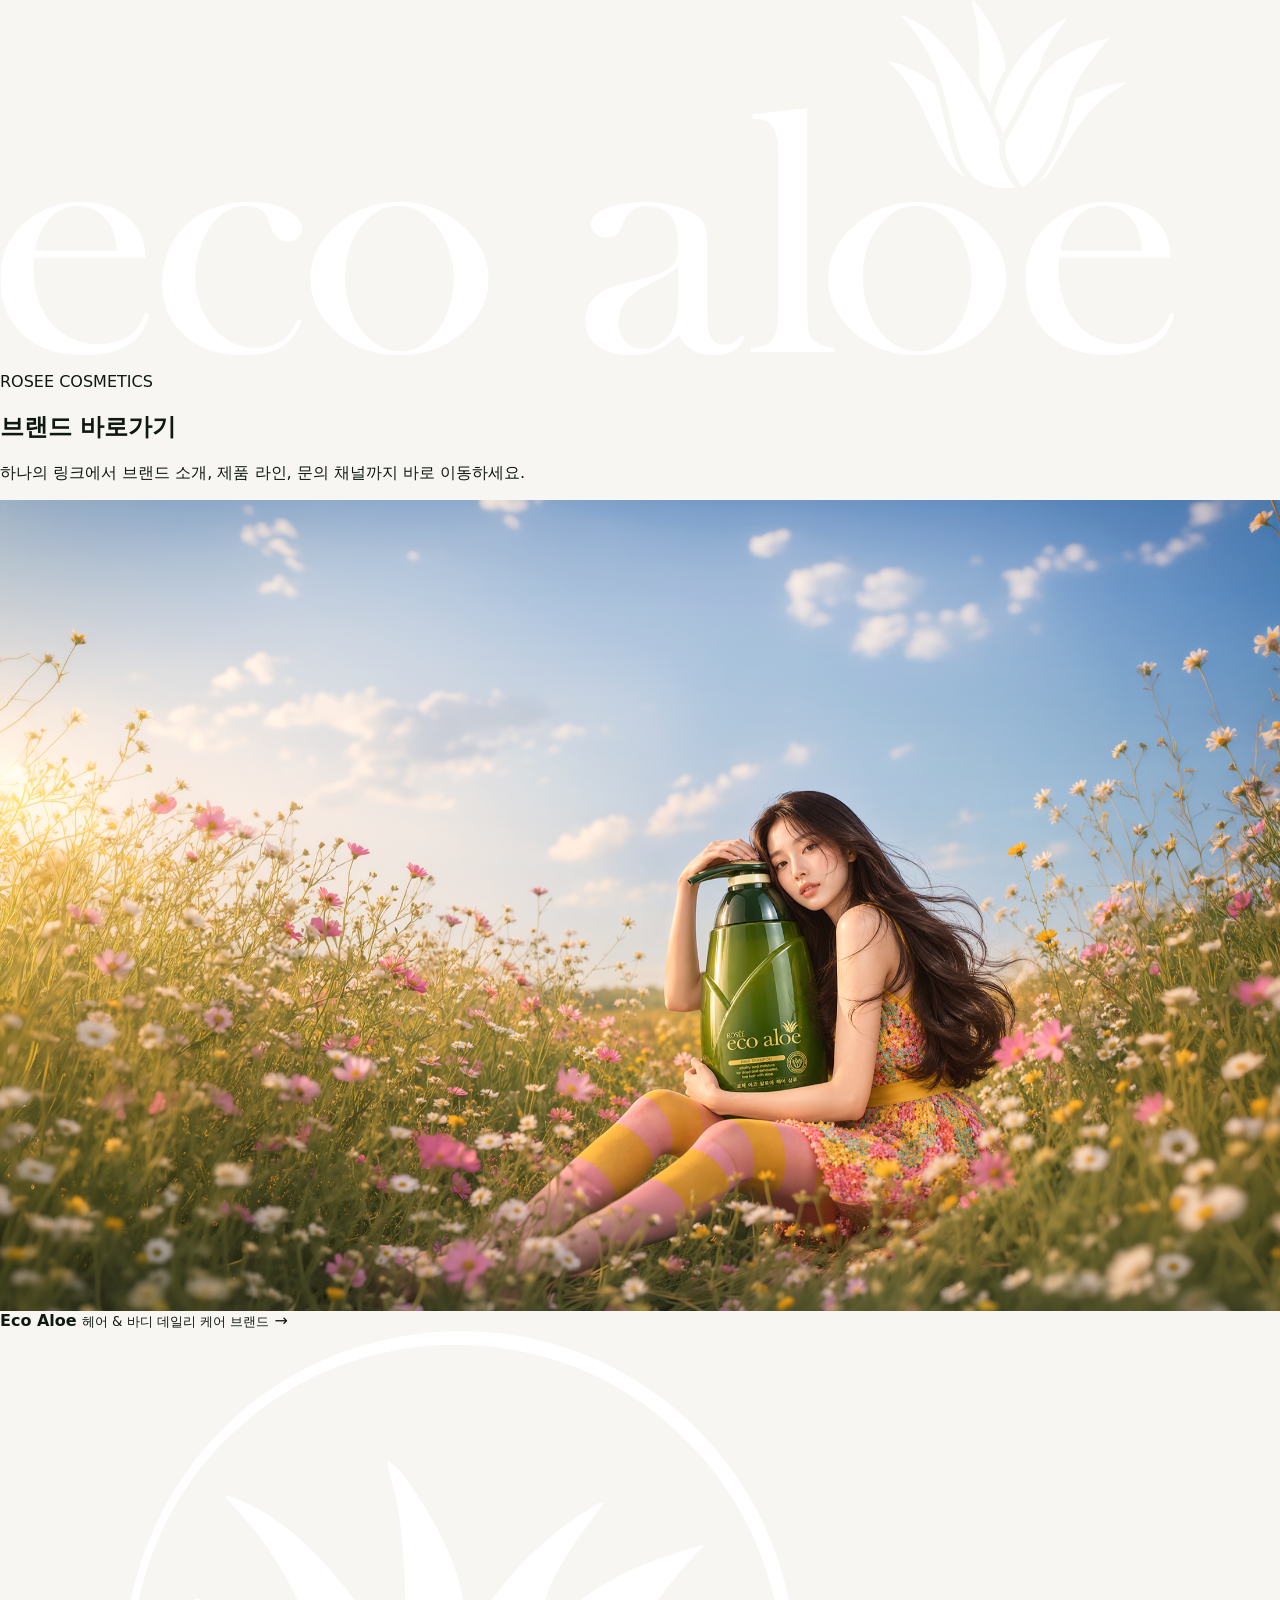
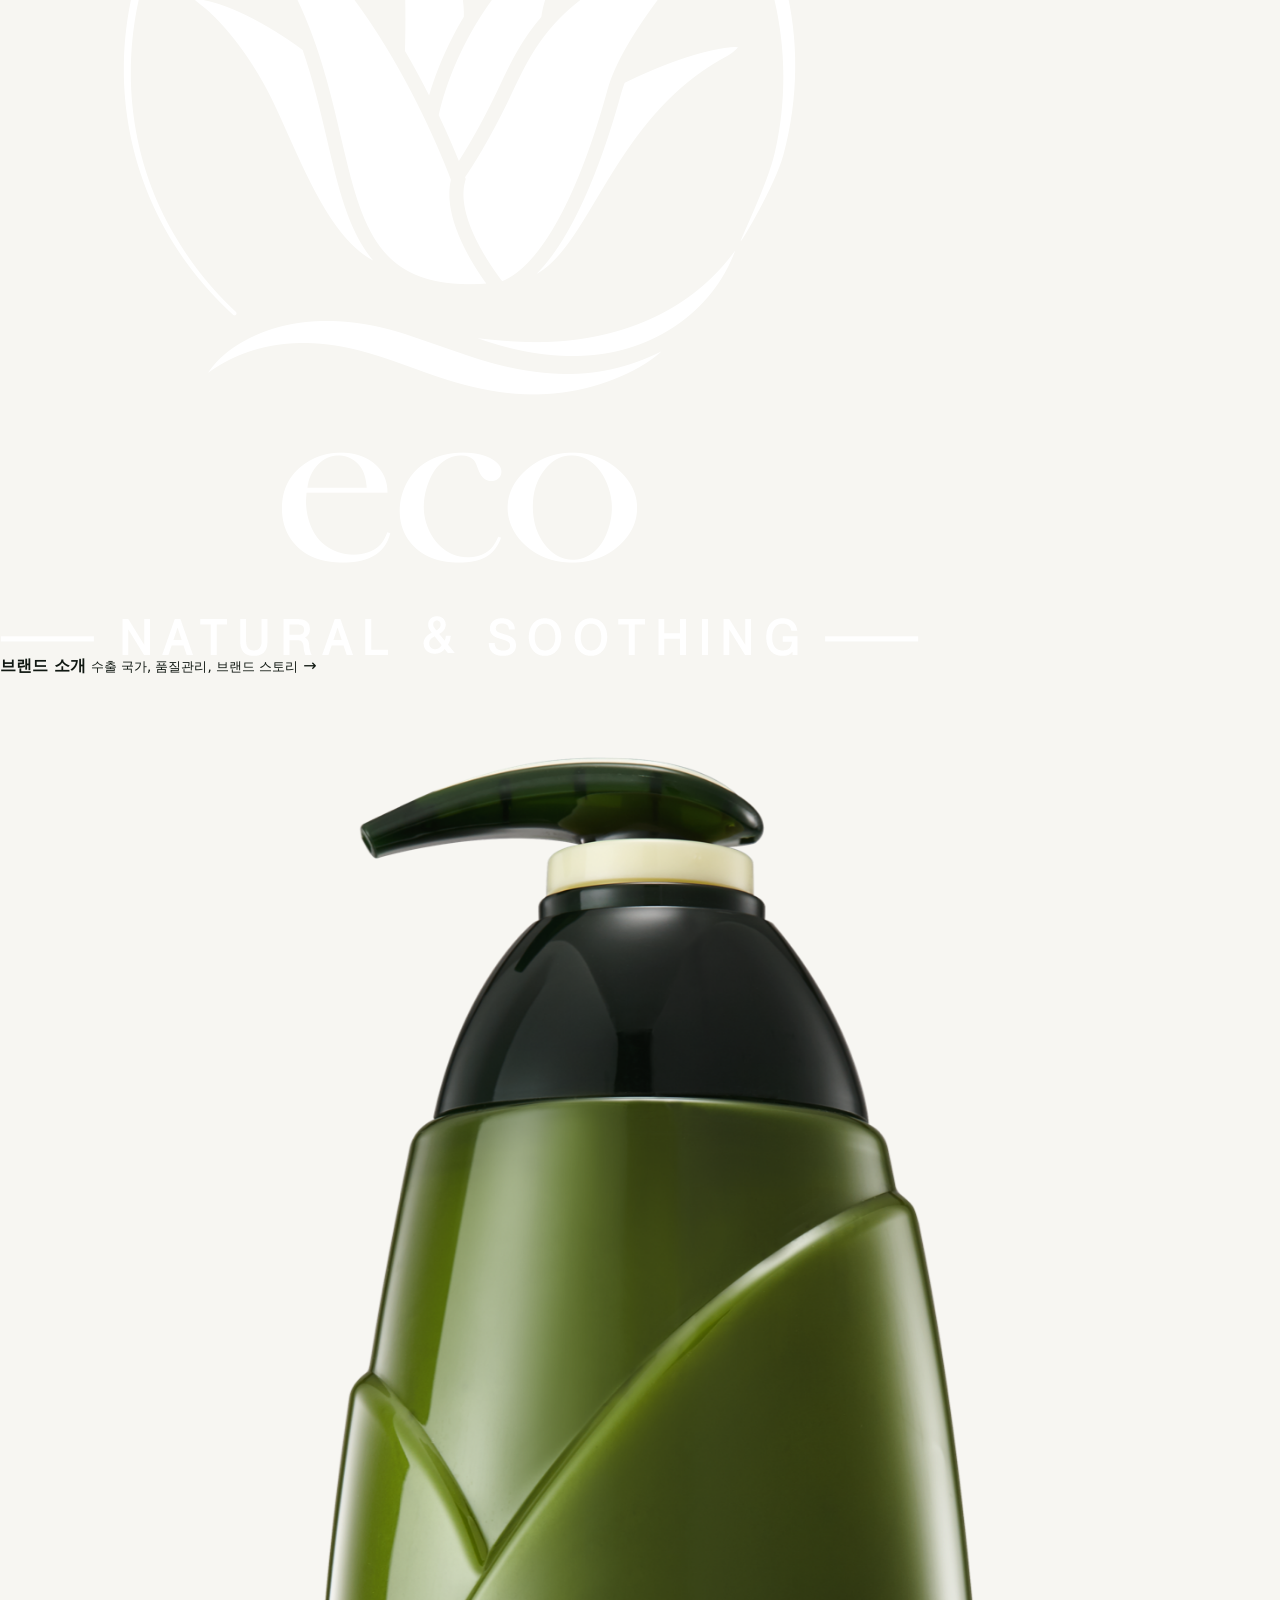
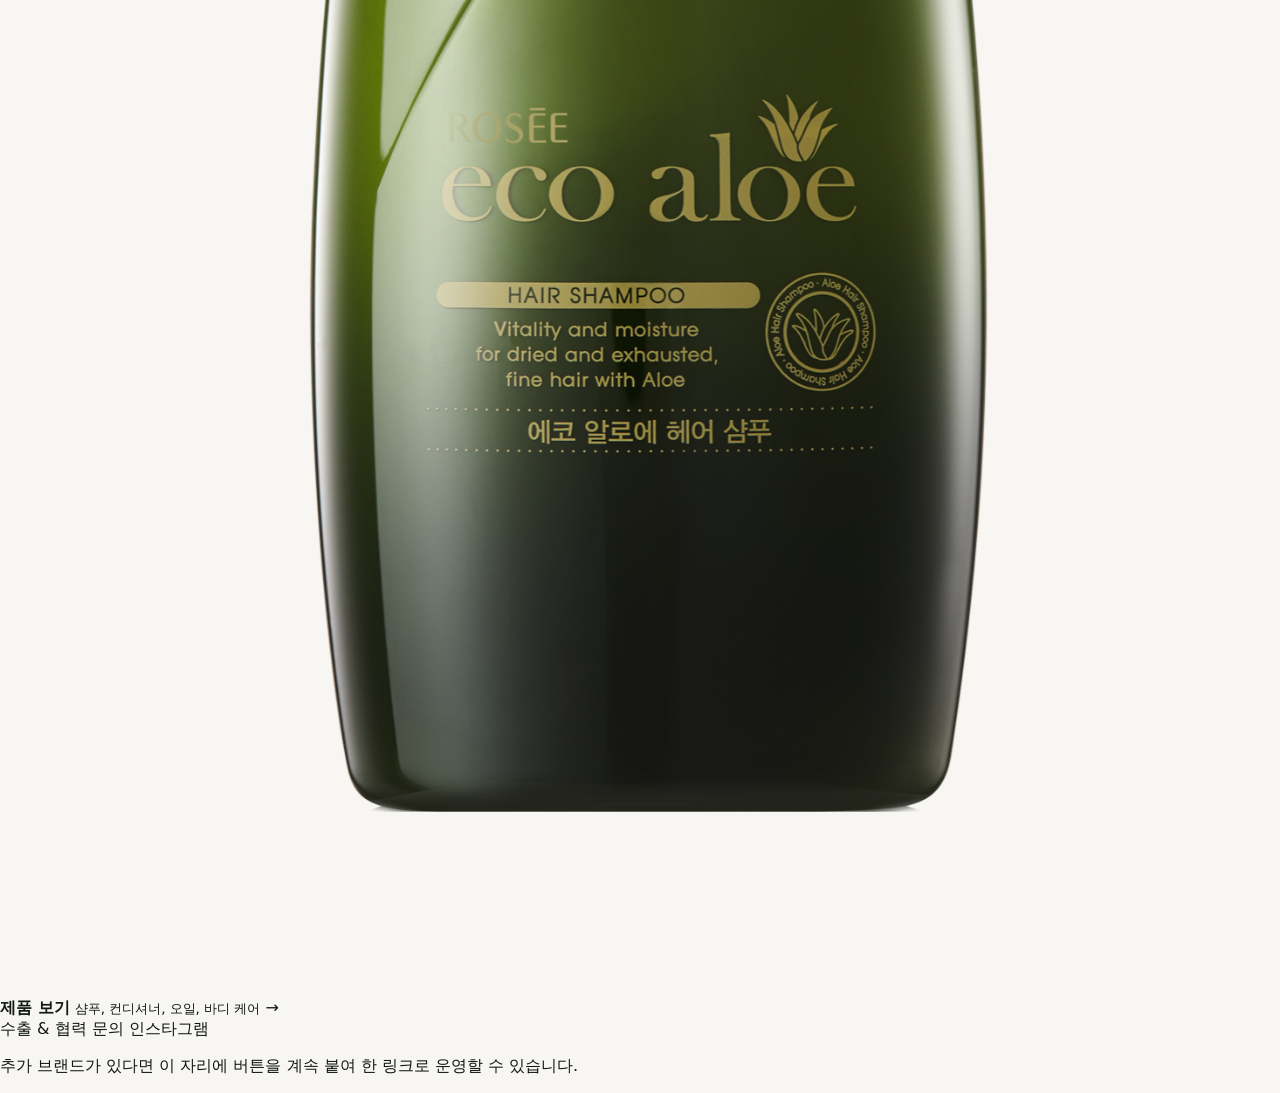
<file: links.html>
<!doctype html>
<html lang="ko" class="links-document">
  <head>
    <meta charset="utf-8" />
    <meta name="viewport" content="width=device-width, initial-scale=1" />
    <meta
      name="description"
      content="에코알로에와 로제화장품의 브랜드, 제품, 문의 채널을 한 번에 확인할 수 있는 링크 페이지입니다."
    />
    <meta name="robots" content="index, follow" />
    <meta property="og:title" content="ROSEE COSMETICS 브랜드 링크" />
    <meta
      property="og:description"
      content="틱톡 프로필에서 여러 브랜드와 제품 페이지로 바로 이동하세요."
    />
    <meta property="og:type" content="website" />
    <meta property="og:url" content="https://ecoaloe.co.kr/links.html" />
    <meta property="og:image" content="https://ecoaloe.co.kr/og-image.jpg" />
    <title>ROSEE COSMETICS | 브랜드 링크</title>
    <link rel="canonical" href="https://ecoaloe.co.kr/links.html" />
    <link rel="icon" href="favicon.ico" />
    <link rel="stylesheet" href="styles.css" />
  </head>
  <body class="links-page">
    <main class="links-shell" aria-label="브랜드 링크">
      <section class="links-hero">
        <img class="links-logo" src="assets/eco-logo.png" alt="eco aloe" />
        <p class="links-kicker">ROSEE COSMETICS</p>
        <h1>브랜드 바로가기</h1>
        <p class="links-intro">
          하나의 링크에서 브랜드 소개, 제품 라인, 문의 채널까지 바로 이동하세요.
        </p>
      </section>

      <section class="links-brand-list" aria-label="브랜드 선택">
        <a class="brand-link-card primary" href="index.html">
          <span class="brand-link-image">
            <img src="assets/eco-aloe-main.png" alt="에코알로에 제품" />
          </span>
          <span class="brand-link-copy">
            <strong>Eco Aloe</strong>
            <small>헤어 & 바디 데일리 케어 브랜드</small>
          </span>
          <span class="brand-link-arrow" aria-hidden="true">→</span>
        </a>

        <a class="brand-link-card" href="brand.html">
          <span class="brand-link-image">
            <img src="assets/eco-natural-logo.png" alt="에코알로에 브랜드 로고" />
          </span>
          <span class="brand-link-copy">
            <strong>브랜드 소개</strong>
            <small>수출 국가, 품질관리, 브랜드 스토리</small>
          </span>
          <span class="brand-link-arrow" aria-hidden="true">→</span>
        </a>

        <a class="brand-link-card" href="aloe-shampoo.html">
          <span class="brand-link-image">
            <img src="assets/best-aloe-shampoo.png" alt="에코 알로에 헤어샴푸" />
          </span>
          <span class="brand-link-copy">
            <strong>제품 보기</strong>
            <small>샴푸, 컨디셔너, 오일, 바디 케어</small>
          </span>
          <span class="brand-link-arrow" aria-hidden="true">→</span>
        </a>
      </section>

      <section class="links-actions" aria-label="빠른 문의">
        <a href="proposal.html">수출 & 협력 문의</a>
        <a
          href="https://www.instagram.com/ecoaloe.korea?igsh=MTF1bDc4emUyenNnOA%3D%3D&amp;utm_source=qr"
          target="_blank"
          rel="noopener noreferrer"
        >
          인스타그램
        </a>
      </section>

      <section class="links-ready" aria-label="추가 브랜드 안내">
        <p>추가 브랜드가 있다면 이 자리에 버튼을 계속 붙여 한 링크로 운영할 수 있습니다.</p>
      </section>
    </main>
  </body>
</html>
</file>
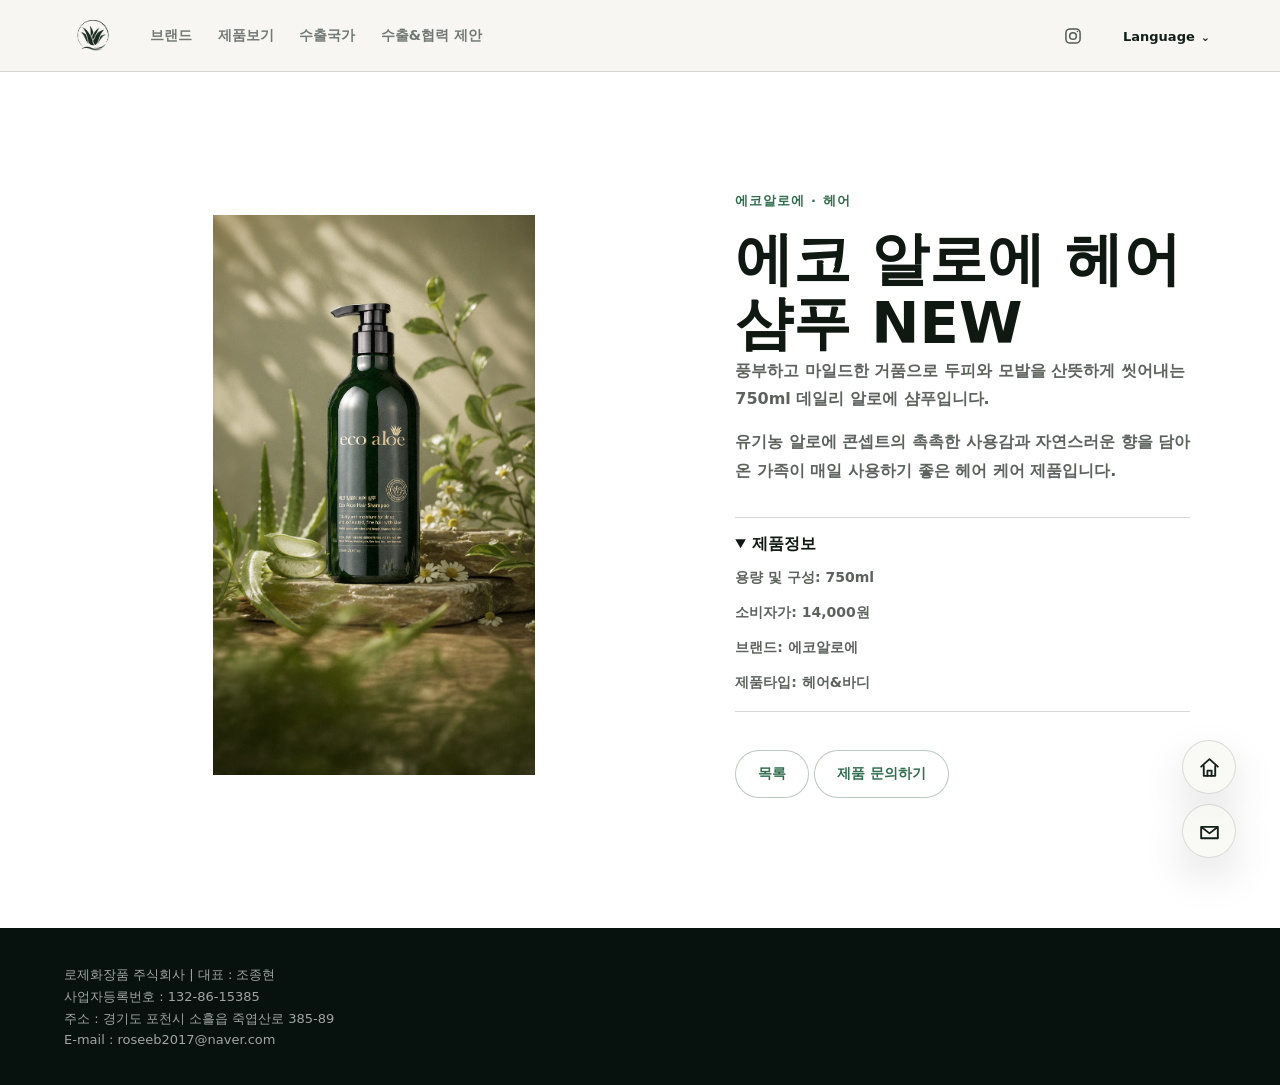
<file: product-detail.html>
<!doctype html>
<html lang="ko">
  <head>
    <meta charset="utf-8" />
    <meta name="viewport" content="width=device-width, initial-scale=1" />
    <title>에코알로에 제품 자세히보기</title>
    <meta name="description" content="에코알로에 제품 상세 설명과 제품정보를 확인할 수 있는 페이지입니다." />
    <link rel="icon" href="favicon.ico" />
    <link rel="stylesheet" href="product.css" />
    <link rel="stylesheet" href="product-detail.css?v=20260825-color-guide" />
  </head>
  <body class="product-detail-body quick-always">
    <header class="product-header">
      <a class="product-logo" href="https://ecoaloe.co.kr/" aria-label="에코알로에 홈">
        <img src="assets/menu-logo.png" alt="에코알로에" />
      </a>
      <nav aria-label="페이지 이동">
        <a href="brand.html" data-i18n="nav.brand">브랜드</a>
        <a href="aloe-shampoo.html#catalog" data-i18n="nav.viewProducts">제품보기</a>
        <a href="brand.html#brand-global" data-i18n="nav.export">수출국가</a>
        <a href="proposal.html" data-i18n="nav.proposal">수출&협력 제안</a>
      </nav>
      <a class="instagram-link" href="https://www.instagram.com/ecoaloe.korea?igsh=MTF1bDc4emUyenNnOA%3D%3D&amp;utm_source=qr" target="_blank" rel="noopener noreferrer" aria-label="에코 알로에 인스타그램">
        <svg viewBox="0 0 24 24" aria-hidden="true">
          <rect x="3.5" y="3.5" width="17" height="17" rx="5"></rect>
          <circle cx="12" cy="12" r="4"></circle>
          <circle cx="17.4" cy="6.6" r="1"></circle>
        </svg>
      </a>
      <div class="language-menu">
        <button class="language-toggle" type="button" aria-expanded="false" aria-haspopup="true">Language</button>
        <div class="language-panel" aria-label="Language selection">
          <button type="button" data-lang="ko">한국어</button>
          <button type="button" data-lang="en">English</button>
          <button type="button" data-lang="ja">日本語</button>
          <button type="button" data-lang="zh-CN">中文</button>
          <button type="button" data-lang="vi">Tiếng Việt</button>
          <button type="button" data-lang="th">ไทย</button>
          <button type="button" data-lang="ru">Русский</button>
          <button type="button" data-lang="uz">Oʻzbek</button>
        </div>
      </div>
    </header>

    <main>
      <section class="eco-product-detail" data-product-detail>
        <div class="detail-loading">제품 정보를 불러오는 중입니다.</div>
      </section>
    </main>

    <footer class="detail-footer" data-nosnippet>
      <p data-i18n="footer.company">로제화장품 주식회사 | 대표 : 조종현</p>
      <p data-i18n="footer.business">사업자등록번호 : 132-86-15385</p>
      <p data-i18n="footer.address">주소 : 경기도 포천시 소흘읍 죽엽산로 385-89</p>
      <p>E-mail : <a href="mailto:roseeb2017@naver.com">roseeb2017@naver.com</a></p>
    </footer>

    <nav class="quick-actions" aria-label="빠른 이동">
      <a class="quick-action" href="https://ecoaloe.co.kr/" aria-label="홈">
        <svg viewBox="0 0 24 24" aria-hidden="true">
          <path d="M4 11.2 12 4l8 7.2" />
          <path d="M6.5 10.5V20h11v-9.5" />
          <path d="M10 20v-5h4v5" />
        </svg>
      </a>
      <a class="quick-action" href="proposal.html" aria-label="수출 문의">
        <svg viewBox="0 0 24 24" aria-hidden="true">
          <path d="M4 7.5h16v11H4z" />
          <path d="m4.8 8.2 7.2 5.6 7.2-5.6" />
        </svg>
      </a>
    </nav>

    <script src="i18n.js?v=20260825-product-types-menu"></script>
    <script src="product-detail.js?v=20260918-no-purchase-links"></script>
  </body>
</html>
</file>
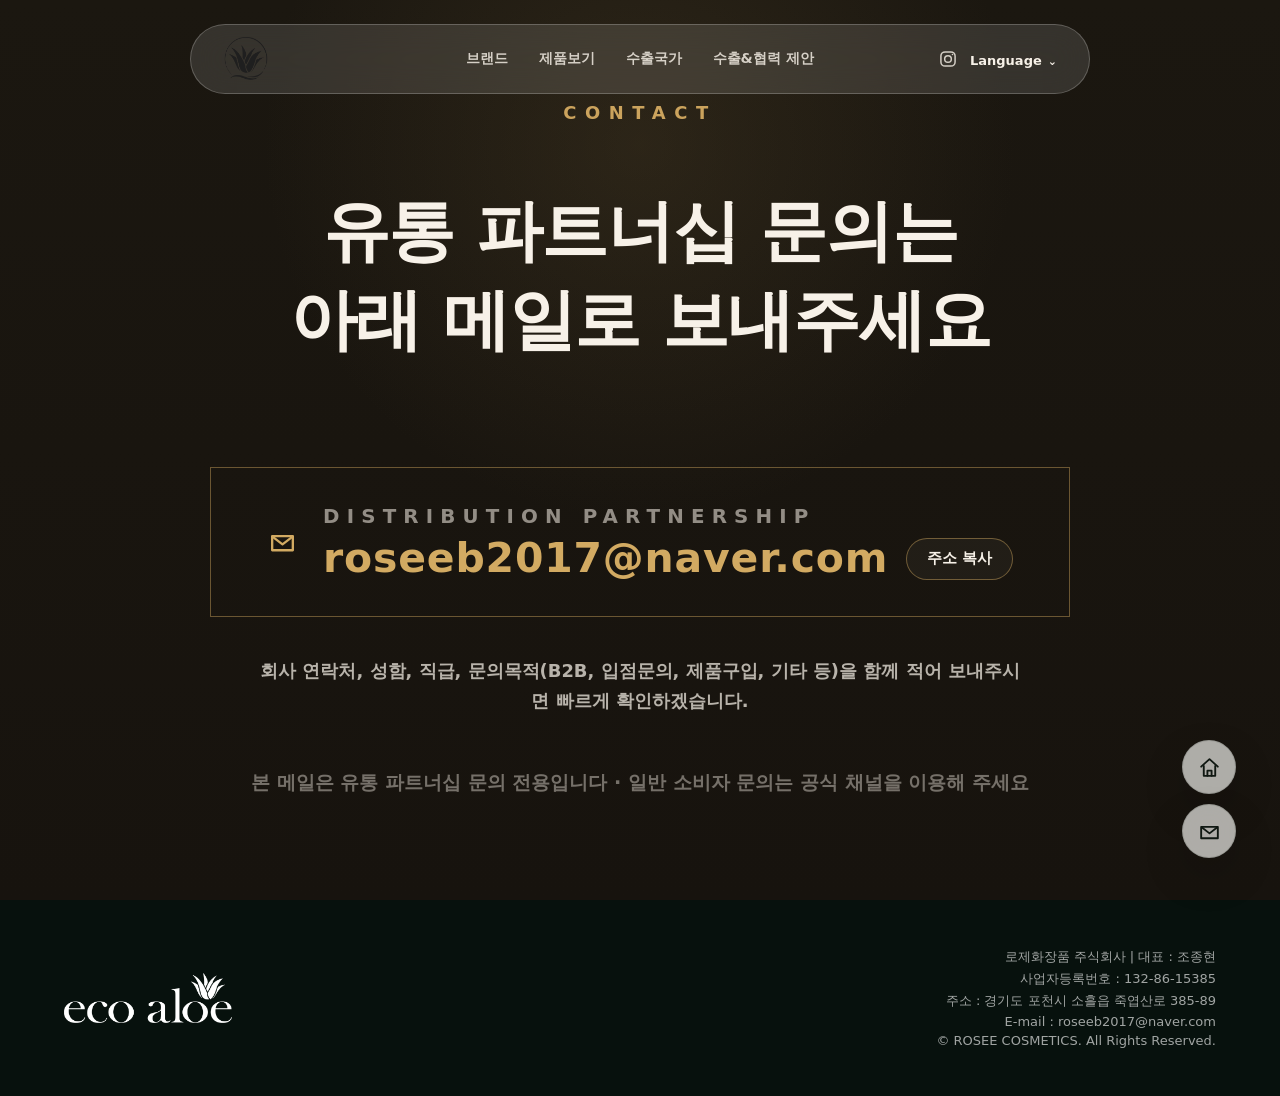
<file: proposal.html>
<!doctype html>
<html lang="ko" class="proposal-document">
  <head>
    <meta charset="utf-8" />
    <meta name="viewport" content="width=device-width, initial-scale=1" />
    <meta
      name="description"
      content="에코알로에 수출 및 유통 파트너십 문의 안내."
    />
    <title>에코알로에 | 수출&협력 제안</title>
    <link rel="icon" href="favicon.ico" />
    <link rel="stylesheet" href="styles.css?v=20260831-contact-update" />
  </head>
  <body class="proposal-page proposal-contact-page quick-always" data-title-key="proposalContact.metaTitle">
    <header class="site-header proposal-contact-header">
      <a class="brand" href="https://ecoaloe.co.kr/" aria-label="에코알로에 메인">
        <img src="assets/menu-logo.png" alt="에코알로에" />
      </a>
      <nav class="main-nav" aria-label="페이지 이동">
        <a href="brand.html" data-i18n="nav.brand">브랜드</a>
        <a href="aloe-shampoo.html#catalog" data-i18n="nav.viewProducts">제품보기</a>
        <a href="brand.html#brand-global" data-i18n="nav.export">수출국가</a>
        <a href="proposal.html" data-i18n="nav.proposal">수출&협력 제안</a>
      </nav>
      <a class="instagram-link" href="https://www.instagram.com/ecoaloe.korea?igsh=MTF1bDc4emUyenNnOA%3D%3D&amp;utm_source=qr" target="_blank" rel="noopener noreferrer" aria-label="에코 알로에 인스타그램">
        <svg viewBox="0 0 24 24" aria-hidden="true">
          <rect x="3.5" y="3.5" width="17" height="17" rx="5"></rect>
          <circle cx="12" cy="12" r="4"></circle>
          <circle cx="17.4" cy="6.6" r="1"></circle>
        </svg>
      </a>
      <div class="language-menu">
        <button class="language-toggle" type="button" aria-expanded="false">Language</button>
        <div class="language-panel" aria-label="언어 선택">
          <button type="button" data-lang="ko">한국어</button>
          <button type="button" data-lang="en">English</button>
          <button type="button" data-lang="ja">日本語</button>
          <button type="button" data-lang="zh-CN">中文</button>
          <button type="button" data-lang="vi">Tiếng Việt</button>
          <button type="button" data-lang="th">ไทย</button>
          <button type="button" data-lang="ru">Русский</button>
          <button type="button" data-lang="uz">Oʻzbek</button>
        </div>
      </div>
      <button class="menu-button" type="button" aria-label="메뉴 열기">
        <span></span>
        <span></span>
      </button>
    </header>

    <main class="proposal-contact-main">
      <section class="proposal-contact-card" aria-label="수출 및 유통 파트너십 문의">
        <p class="proposal-contact-kicker" data-i18n="proposalContact.kicker">CONTACT</p>
        <h1 data-i18n-html="proposalContact.title">유통 파트너십 문의는<br />아래 메일로 보내주세요</h1>

        <div class="proposal-email-box">
          <div class="proposal-email-link">
            <svg viewBox="0 0 24 24" aria-hidden="true">
              <path d="M4 7h16v11H4z" />
              <path d="m4.7 7.8 7.3 5.6 7.3-5.6" />
            </svg>
            <span>
              <small data-i18n="proposalContact.partnership">DISTRIBUTION PARTNERSHIP</small>
              <span class="proposal-address-row">
                <a
                  class="proposal-address"
                  href="mailto:roseeb2017@naver.com?subject=Ecoaloe%20%EC%9C%A0%ED%86%B5%20%ED%8C%8C%ED%8A%B8%EB%84%88%EC%8B%AD%20%EB%AC%B8%EC%9D%98"
                  aria-label="roseeb2017@naver.com 메일 작성하기"
                >
                  roseeb2017@naver.com
                </a>
                <button
                  class="proposal-copy-button"
                  type="button"
                  data-copy-email="roseeb2017@naver.com"
                  data-i18n="proposalContact.copy"
                >
                  주소 복사
                </button>
              </span>
            </span>
          </div>
        </div>

        <p class="proposal-contact-request" data-i18n="proposalContact.requestInfo">회사 연락처, 성함, 직급, 문의목적(B2B, 입점문의, 제품구입, 기타 등)을 함께 적어 보내주시면 빠르게 확인하겠습니다.</p>
        <p class="proposal-contact-note" data-i18n="proposalContact.note">본 메일은 유통 파트너십 문의 전용입니다 · 일반 소비자 문의는 공식 채널을 이용해 주세요</p>
      </section>
    </main>

    <footer data-nosnippet>
      <img src="assets/eco-logo.png" alt="에코알로에" />
      <div>
        <p data-i18n="footer.company">로제화장품 주식회사 | 대표 : 조종현</p>
        <p data-i18n="footer.business">사업자등록번호 : 132-86-15385</p>
        <p data-i18n="footer.address">주소 : 경기도 포천시 소흘읍 죽엽산로 385-89</p>
        <p>E-mail : <a href="mailto:roseeb2017@naver.com">roseeb2017@naver.com</a></p>
        <p>© ROSEE COSMETICS. All Rights Reserved.</p>
      </div>
    </footer>

    <nav class="quick-actions" aria-label="빠른 이동">
      <a class="quick-action" href="https://ecoaloe.co.kr/" aria-label="홈">
        <svg viewBox="0 0 24 24" aria-hidden="true">
          <path d="M4 11.2 12 4l8 7.2" />
          <path d="M6.5 10.5V20h11v-9.5" />
          <path d="M10 20v-5h4v5" />
        </svg>
      </a>
      <a class="quick-action" href="proposal.html" aria-label="수출 문의">
        <svg viewBox="0 0 24 24" aria-hidden="true">
          <path d="M4 7.5h16v11H4z" />
          <path d="m4.8 8.2 7.2 5.6 7.2-5.6" />
        </svg>
      </a>
    </nav>

    <script src="i18n.js?v=20260831-contact-update"></script>
    <script src="script.js?v=20260831-contact-update"></script>
  </body>
</html>
</file>
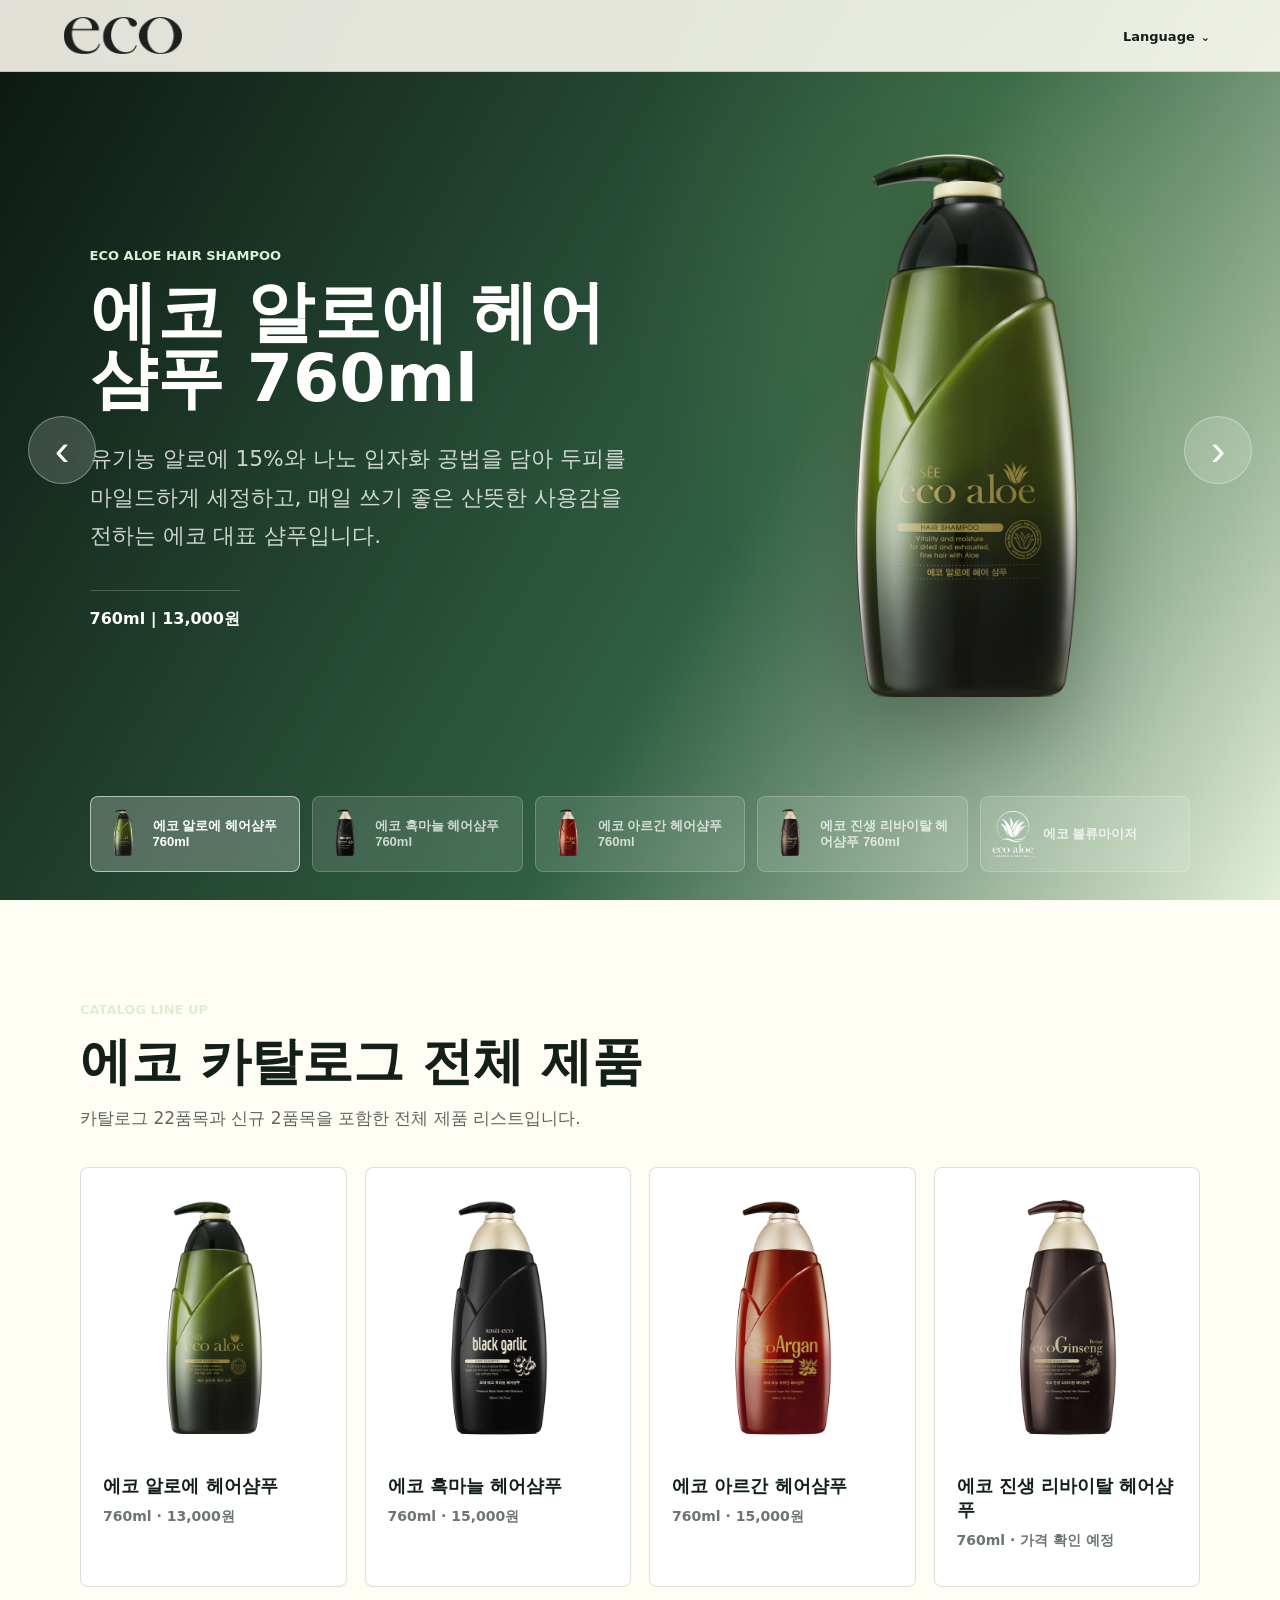
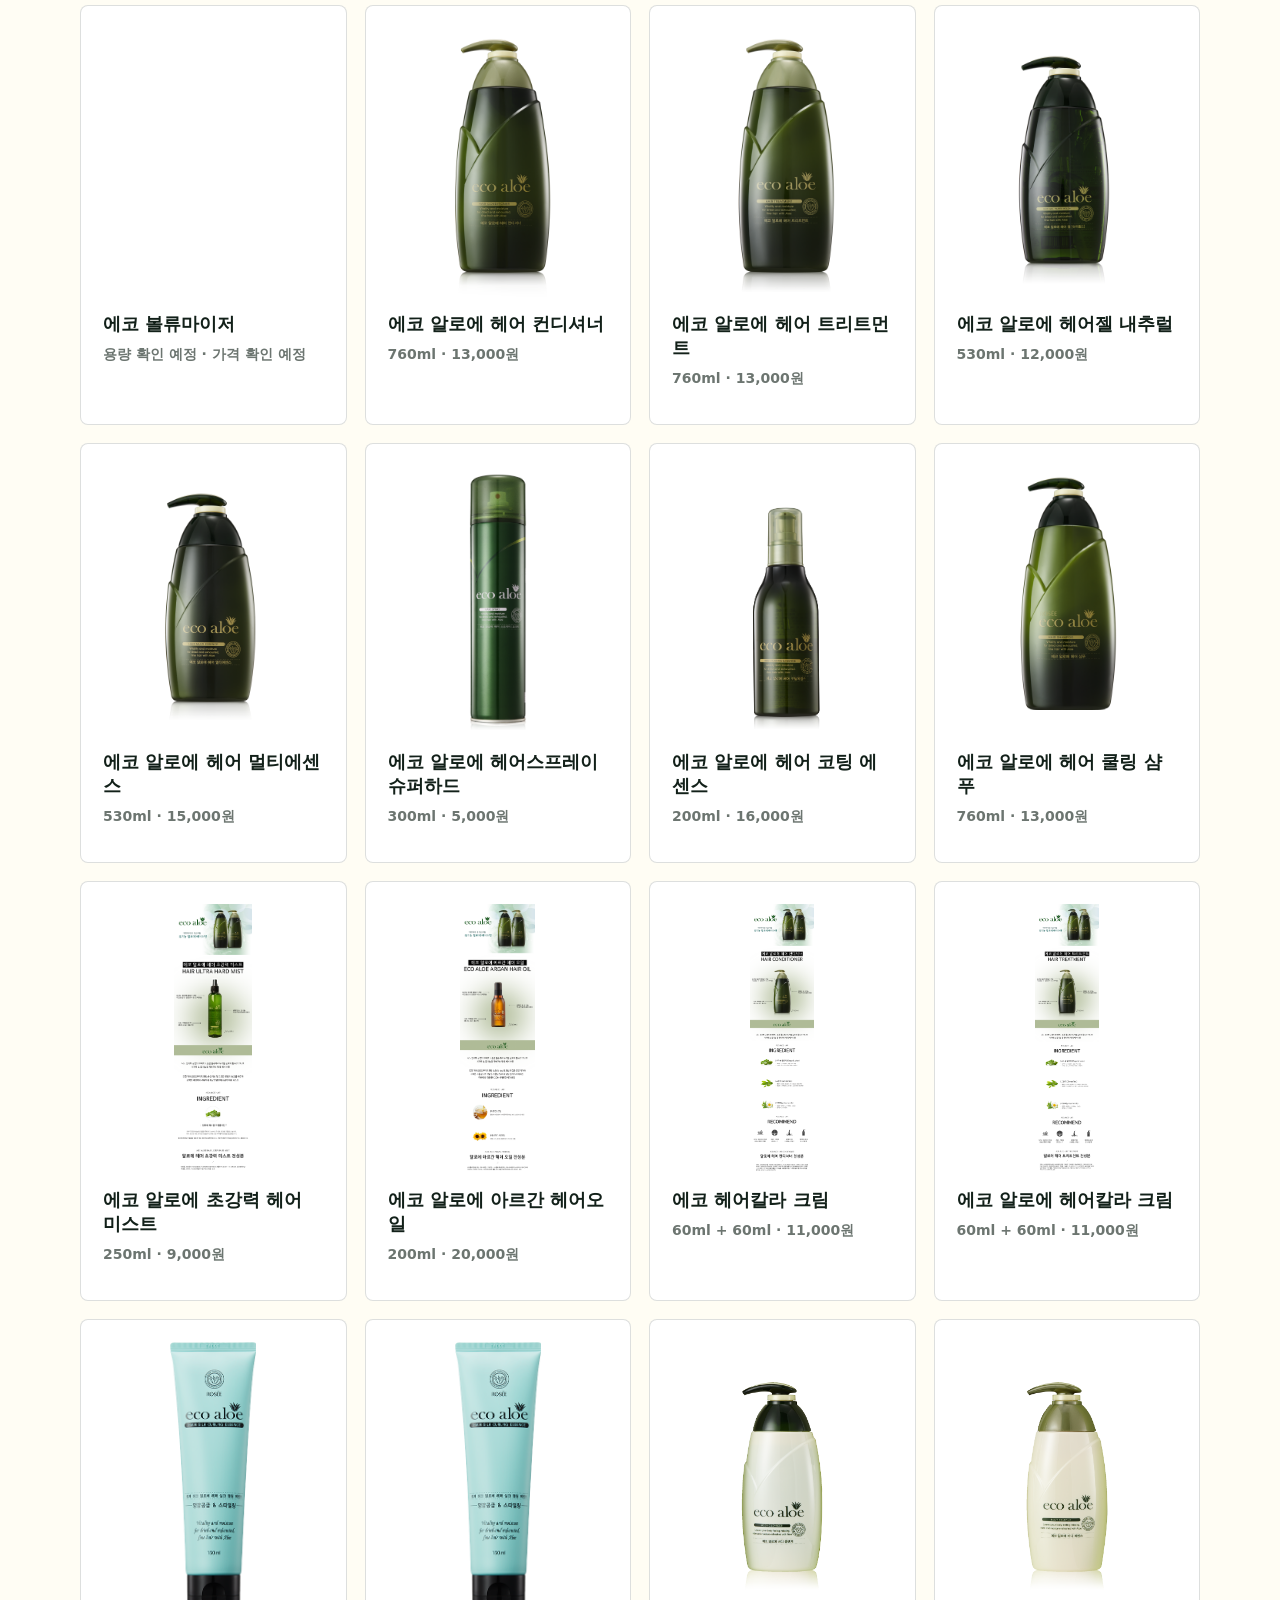
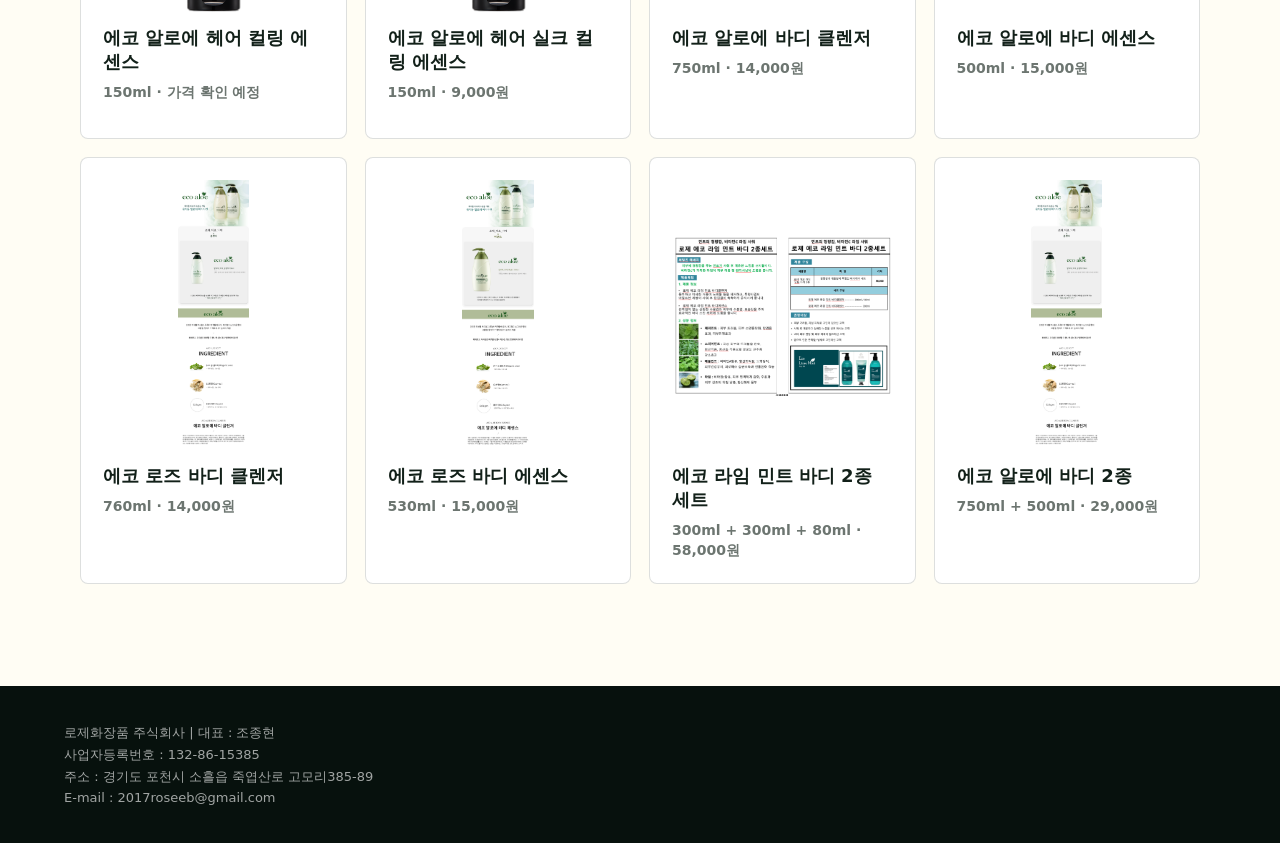
<file: backups/eco-current-20260601-163538/aloe-conditioner.html>
<!doctype html>
<html lang="ko">
  <head>
    <meta charset="utf-8" />
    <meta name="viewport" content="width=device-width, initial-scale=1" />
    <title>Eco Best Line | ROSEE ECO</title>
    <meta name="description" content="로제 에코 베스트 5품목과 전체 카탈로그 제품 소개 페이지입니다." />
    <link rel="stylesheet" href="product.css" />
  </head>
  <body>
    <header class="product-header">
      <a class="product-logo" href="index.html" aria-label="ROSEE ECO 홈">
        <img src="assets/eco-logo.png" alt="ROSEE ECO" />
      </a>
      <div class="language-menu">
        <button class="language-toggle" type="button" aria-expanded="false" aria-haspopup="true">Language</button>
        <div class="language-panel" aria-label="Language selection">
          <button type="button" data-lang="ko">한국어</button>
          <button type="button" data-lang="en">English</button>
          <button type="button" data-lang="ja">日本語</button>
          <button type="button" data-lang="zh-CN">中文</button>
          <button type="button" data-lang="vi">Tiếng Việt</button>
          <button type="button" data-lang="th">ไทย</button>
          <button type="button" data-lang="ru">Русский</button>
          <button type="button" data-lang="uz">Oʻzbek</button>
        </div>
      </div>
    </header>

    <main>
      <section class="detail-hero" aria-live="polite">
        <button class="product-arrow product-arrow-prev" type="button" data-best-prev aria-label="이전 제품">‹</button>
        <div class="detail-copy">
          <p class="eyebrow" data-best-kicker>Eco Aloe Hair Shampoo</p>
          <h1 data-best-title>에코 알로에 헤어샴푸 760ml</h1>
          <p data-best-body></p>
          <p class="product-meta" data-best-meta></p>
        </div>
        <div class="detail-visual">
          <img data-best-image src="assets/best-aloe-shampoo.png" alt="에코 알로에 헤어샴푸" />
        </div>
        <button class="product-arrow product-arrow-next" type="button" data-best-next aria-label="다음 제품">›</button>
        <nav class="product-thumbs" aria-label="베스트 제품 바로가기" data-best-thumbs></nav>
      </section>

      <section class="catalog-section">
        <div class="catalog-head">
          <p class="eyebrow">Catalog Line Up</p>
          <h2>에코 카탈로그 전체 제품</h2>
          <p>카탈로그 22품목과 신규 2품목을 포함한 전체 제품 리스트입니다.</p>
        </div>
        <div class="catalog-grid" data-catalog-grid></div>
      </section>
    </main>

    <footer class="detail-footer">
      <p data-i18n="footer.company">로제화장품 주식회사 | 대표 : 조종현</p>
      <p data-i18n="footer.business">사업자등록번호 : 132-86-15385</p>
      <p data-i18n="footer.address">주소 : 경기도 포천시 소흘읍 죽엽산로 고모리385-89</p>
      <p>E-mail : <a href="mailto:2017roseeb@gmail.com">2017roseeb@gmail.com</a></p>
    </footer>
    <script src="i18n.js"></script>
    <script src="product.js"></script>
  </body>
</html>
</file>
<file: styles.css>
:root {
  --ink: #101812;
  --deep: #07110d;
  --leaf: #244d33;
  --sage: #dce8c9;
  --paper: #f7f6f2;
  --line: rgba(16, 24, 18, 0.14);
}

* {
  box-sizing: border-box;
}

html {
  scroll-snap-type: y mandatory;
  scroll-behavior: smooth;
}

body {
  margin: 0;
  background: var(--paper);
  color: var(--ink);
  font-family: "Apple SD Gothic Neo", "Noto Sans KR", system-ui, sans-serif;
  letter-spacing: 0;
}

body.is-menu-open {
  overflow: hidden;
}

a {
  color: inherit;
  text-decoration: none;
}

img {
  display: block;
  max-width: 100%;
}

.visually-hidden {
  clip: rect(0 0 0 0);
  clip-path: inset(50%);
  height: 1px;
  overflow: hidden;
  position: absolute;
  white-space: nowrap;
  width: 1px;
}

.site-header {
  align-items: center;
  background: rgba(255, 255, 255, 0.12);
  border: 1px solid rgba(255, 255, 255, 0.22);
  border-radius: 999px;
  color: #fff;
  display: flex;
  height: 70px;
  left: 50%;
  max-width: 920px;
  padding: 0 26px;
  position: fixed;
  top: 24px;
  transform: translateX(-50%);
  width: min(900px, calc(100% - 48px));
  z-index: 20;
  backdrop-filter: blur(18px);
  transition: background 180ms ease, color 180ms ease, box-shadow 180ms ease;
}

.site-header .brand {
  align-items: center;
  display: flex;
  flex: 0 0 auto;
  height: 48px;
  justify-content: center;
  width: 58px;
}

.site-header.is-solid {
  background: rgba(255, 255, 255, 0.92);
  box-shadow: 0 18px 44px rgba(0, 0, 0, 0.12);
  color: var(--ink);
}

.brand {
  display: block;
  width: 116px;
}

.brand img {
  filter: none;
  height: 100%;
  object-fit: contain;
  width: auto;
}

.site-header.is-solid .brand img {
  filter: brightness(0) saturate(100%) invert(12%);
}

.main-nav {
  align-items: center;
  display: flex;
  gap: clamp(14px, 2.4vw, 34px);
  justify-content: center;
  font-size: 14px;
  font-weight: 800;
  left: 50%;
  position: absolute;
  transform: translateX(-50%);
  white-space: nowrap;
}

.quick-actions {
  bottom: clamp(22px, 4vw, 42px);
  display: grid;
  gap: 10px;
  opacity: 0;
  pointer-events: none;
  position: fixed;
  right: clamp(18px, 3.6vw, 44px);
  transform: translateY(12px);
  transition: opacity 220ms ease, transform 220ms ease;
  z-index: 24;
}

body.is-quick-visible .quick-actions,
body.quick-always .quick-actions {
  opacity: 1;
  pointer-events: auto;
  transform: translateY(0);
}

.quick-action {
  align-items: center;
  background: rgba(255, 255, 255, 0.18);
  border: 1px solid rgba(255, 255, 255, 0.34);
  border-radius: 999px;
  box-shadow: 0 18px 44px rgba(0, 0, 0, 0.16);
  color: #fff;
  display: inline-flex;
  height: 54px;
  justify-content: center;
  width: 54px;
  backdrop-filter: blur(18px);
}

.quick-action svg {
  fill: none;
  height: 25px;
  stroke: currentColor;
  stroke-linecap: round;
  stroke-linejoin: round;
  stroke-width: 1.8;
  width: 25px;
}

body.quick-always .quick-action,
.site-header.is-solid ~ .quick-actions .quick-action {
  background: rgba(247, 246, 242, 0.68);
  border-color: rgba(18, 32, 25, 0.14);
  color: var(--ink);
}

.main-nav a {
  opacity: 0.82;
}

.main-nav a:hover {
  opacity: 1;
}

.instagram-link {
  align-items: center;
  color: inherit;
  display: inline-flex;
  flex: 0 0 auto;
  height: 32px;
  justify-content: center;
  margin-left: auto;
  opacity: 0.82;
  transition: opacity 180ms ease, transform 180ms ease;
  width: 32px;
}

.instagram-link:hover {
  opacity: 1;
  transform: translateY(-1px);
}

.instagram-link svg {
  fill: none;
  height: 20px;
  stroke: currentColor;
  stroke-linecap: round;
  stroke-linejoin: round;
  stroke-width: 1.8;
  width: 20px;
}

.instagram-link svg circle:last-child {
  fill: currentColor;
  stroke: none;
}

.language-menu {
  position: relative;
}

.language-toggle {
  appearance: none;
  background: transparent;
  border: 0;
  color: inherit;
  cursor: pointer;
  font: inherit;
  font-size: 13px;
  font-weight: 900;
}

.language-toggle::after {
  content: "⌄";
  font-size: 11px;
  margin-left: 6px;
}

.language-panel {
  background: rgba(255, 255, 255, 0.96);
  border: 1px solid var(--line);
  border-radius: 8px;
  box-shadow: 0 24px 54px rgba(0, 0, 0, 0.14);
  color: var(--ink);
  display: grid;
  min-width: 150px;
  opacity: 0;
  padding: 10px;
  pointer-events: none;
  position: absolute;
  right: 0;
  top: calc(100% + 18px);
  transform: translateY(-8px);
  transition: opacity 180ms ease, transform 180ms ease;
}

.language-menu.is-open .language-panel {
  opacity: 1;
  pointer-events: auto;
  transform: translateY(0);
}

.language-panel button {
  appearance: none;
  background: transparent;
  border: 0;
  border-radius: 6px;
  color: inherit;
  cursor: pointer;
  font: inherit;
  font-size: 13px;
  padding: 9px 10px;
  text-align: left;
}

.language-panel button:hover,
.language-panel button.is-active {
  background: rgba(36, 77, 51, 0.1);
}

.menu-button {
  appearance: none;
  background: transparent;
  border: 0;
  color: inherit;
  cursor: pointer;
  display: none;
  height: 36px;
  padding: 0;
  width: 36px;
}

.menu-button span {
  background: currentColor;
  display: block;
  height: 1px;
  margin: 7px auto;
  width: 22px;
}

.section-pager {
  align-items: center;
  display: grid;
  gap: 18px;
  position: fixed;
  right: clamp(20px, 3vw, 52px);
  top: 50%;
  transform: translateY(-50%);
  z-index: 18;
}

.section-pager::before {
  background: rgba(255, 255, 255, 0.32);
  content: "";
  height: 168px;
  left: 50%;
  position: absolute;
  top: 28px;
  transform: translateX(-50%);
  width: 2px;
}

.brand-section-pager {
  gap: 12px;
  right: clamp(14px, 2.2vw, 34px);
}

.brand-section-pager::before {
  background: rgba(255, 255, 255, 0.28);
  height: calc(100% - 18px);
  top: 9px;
  width: 1px;
}

.section-pager a {
  align-items: center;
  background: rgba(255, 255, 255, 0.16);
  border: 1px solid rgba(255, 255, 255, 0.26);
  border-radius: 999px;
  color: #fff;
  display: flex;
  font-size: 15px;
  font-weight: 900;
  height: 42px;
  justify-content: center;
  position: relative;
  width: 42px;
  backdrop-filter: blur(12px);
  transition: background 180ms ease, color 180ms ease, transform 180ms ease;
}

.section-pager a.is-active {
  background: #fff;
  color: var(--ink);
  transform: scale(1.08);
}

.site-header.is-solid ~ .section-pager a {
  background: rgba(7, 17, 13, 0.34);
  border-color: rgba(7, 17, 13, 0.2);
}

.site-header.is-solid ~ .section-pager a.is-active {
  background: var(--ink);
  color: #fff;
}

.site-header.is-solid ~ .section-pager::before {
  background: rgba(7, 17, 13, 0.2);
}

.brand-section-pager a {
  color: transparent;
  font-size: 0;
  height: 11px;
  overflow: hidden;
  width: 11px;
}

.brand-section-pager a.is-active {
  transform: scale(1.45);
}

.main-section-pager {
  gap: 16px;
}

.main-section-pager::before {
  height: calc(100% - 8px);
  top: 4px;
  width: 1px;
}

.main-section-pager a {
  color: transparent;
  font-size: 0;
  height: 9px;
  overflow: hidden;
  width: 9px;
}

.main-section-pager a.is-active {
  transform: scale(1.45);
}

.snap-section {
  min-height: 100svh;
  scroll-snap-align: start;
  scroll-snap-stop: always;
}

.hero {
  color: #fff;
  overflow: hidden;
  position: relative;
}

.hero::after {
  background: linear-gradient(90deg, rgba(5, 13, 8, 0.68), rgba(5, 13, 8, 0.16) 46%, rgba(5, 13, 8, 0.06));
  content: "";
  inset: 0;
  pointer-events: none;
  position: absolute;
  z-index: 1;
}

.hero-slides,
.hero-slide {
  inset: 0;
  position: absolute;
}

.hero-slides {
  z-index: 0;
}

.hero-slide {
  background-position: center;
  background-repeat: no-repeat;
  background-size: cover;
  opacity: 0;
  transform: scale(1.02);
  transition: opacity 720ms ease, transform 1200ms ease;
}

.hero-slide.is-active {
  opacity: 1;
  transform: scale(1);
}

.hero-copy {
  bottom: clamp(72px, 10vh, 120px);
  left: clamp(28px, 6vw, 118px);
  max-width: 720px;
  position: absolute;
  z-index: 2;
}

.eyebrow {
  color: rgba(220, 232, 201, 0.86);
  font-size: 13px;
  font-weight: 900;
  letter-spacing: 0;
  margin: 0 0 14px;
  text-transform: uppercase;
}

.hero .eyebrow {
  margin-bottom: -8px;
  transform: translateY(24px);
}

.hero-logo {
  margin: 0 0 24px;
  width: min(620px, 72vw);
}

.hero-lede {
  border-bottom: 1px solid rgba(255, 255, 255, 0.48);
  font-size: clamp(26px, 3vw, 46px);
  line-height: 1.05;
  margin: 0 0 24px;
  padding-bottom: 24px;
}

.hero-text {
  border-bottom: 1px solid rgba(255, 255, 255, 0.48);
  color: rgba(255, 255, 255, 0.84);
  font-size: 17px;
  line-height: 1.72;
  margin: 0 0 24px;
  padding-bottom: 24px;
}

.hero-actions {
  display: flex;
  gap: 12px;
}

.hero-actions a {
  border: 1px solid rgba(255, 255, 255, 0.56);
  border-radius: 999px;
  font-size: 14px;
  font-weight: 900;
  padding: 14px 22px;
}

.hero-actions a:first-child {
  background: rgba(255, 255, 255, 0.92);
  color: var(--ink);
}

.hero-slide-controls {
  align-items: center;
  display: flex;
  gap: 14px;
  margin-top: 18px;
  max-width: 260px;
}

.hero-slide-controls button {
  appearance: none;
  align-items: center;
  background: rgba(255, 255, 255, 0.16);
  border: 1px solid rgba(255, 255, 255, 0.36);
  border-radius: 999px;
  color: #fff;
  cursor: pointer;
  display: inline-flex;
  height: 34px;
  justify-content: center;
  position: relative;
  width: 34px;
}

.hero-slide-controls button::before {
  border-color: currentColor;
  border-style: solid;
  content: "";
  display: block;
  height: 9px;
  width: 9px;
}

.hero-slide-controls [data-hero-prev]::before {
  border-width: 0 0 2px 2px;
  transform: translateX(2px) rotate(45deg);
}

.hero-slide-controls [data-hero-next]::before {
  border-width: 2px 2px 0 0;
  transform: translateX(-2px) rotate(45deg);
}

.hero-progress {
  background: rgba(255, 255, 255, 0.28);
  flex: 1;
  height: 2px;
  min-width: 120px;
  overflow: hidden;
  position: relative;
}

.hero-progress span {
  background: #fff;
  display: block;
  height: 100%;
  transform-origin: left center;
  transition: transform 520ms ease;
  width: 100%;
}

.hero-index {
  bottom: 42px;
  display: flex;
  gap: 18px;
  position: absolute;
  right: clamp(28px, 6vw, 118px);
  z-index: 2;
}

.hero-index p {
  border-top: 1px solid rgba(255, 255, 255, 0.38);
  color: rgba(255, 255, 255, 0.82);
  font-size: 13px;
  margin: 0;
  min-width: 160px;
  padding-top: 12px;
}

.hero-index span {
  color: #fff;
  display: block;
  font-weight: 900;
  margin-bottom: 4px;
}

.brand-story,
.export,
.contact {
  align-content: center;
  padding: clamp(82px, 10vw, 150px) clamp(22px, 5vw, 82px);
}

.export {
  display: grid;
}

.signature {
  align-items: center;
  background: var(--paper);
  color: var(--ink);
  display: grid;
  padding: clamp(78px, 7vw, 118px) clamp(24px, 5vw, 92px);
}

.section-title {
  align-items: end;
  display: grid;
  gap: 22px;
  grid-template-columns: minmax(0, 1fr) auto;
  margin: 0 auto clamp(28px, 4vw, 54px);
  max-width: 1240px;
}

.section-title h2,
.story-copy h2,
.contact h2 {
  font-size: clamp(34px, 5vw, 78px);
  line-height: 0.98;
  margin: 0;
}

.section-title > p:not(.eyebrow) {
  color: rgba(16, 24, 18, 0.66);
  font-size: 18px;
  line-height: 1.7;
  margin: 20px 0 0;
  max-width: 760px;
}

.section-title a {
  border: 1px solid var(--line);
  border-radius: 999px;
  font-size: 14px;
  font-weight: 900;
  padding: 14px 20px;
}

.signature-layout {
  align-items: center;
  display: grid;
  gap: clamp(42px, 4vw, 70px);
  grid-template-columns: minmax(360px, 0.58fr) minmax(0, 1.42fr);
  margin: 0 auto;
  max-width: 1480px;
  width: 100%;
}

.signature-head {
  align-self: center;
}

.signature-head h2 {
  font-weight: 900;
  margin: 0;
  max-width: 520px;
}

.signature-kicker,
.signature-main {
  display: block;
}

.signature-kicker {
  font-size: clamp(24px, 2.2vw, 38px);
  line-height: 1.05;
  margin-bottom: 8px;
}

.signature-main {
  display: inline-block;
  font-size: clamp(58px, 5.3vw, 100px);
  line-height: 0.96;
  max-width: 100%;
}

.signature-main > span::after {
  content: ".";
}

.signature-head > a {
  align-items: center;
  border: 2px solid var(--ink);
  display: inline-flex;
  font-size: 17px;
  font-weight: 900;
  height: 64px;
  justify-content: space-between;
  margin-top: 46px;
  min-width: 220px;
  padding: 0 24px;
}

.signature-head > a span {
  font-size: 26px;
  line-height: 1;
}

.signature-showcase {
  display: grid;
  gap: 18px;
  grid-template-columns: repeat(4, minmax(0, 1fr));
}

.seller-tile {
  background: #f3f4f0;
  border: 1px solid var(--line);
  border-radius: 8px;
  align-content: center;
  display: grid;
  gap: 1cm;
  grid-template-rows: 250px auto;
  min-height: 475px;
  overflow: hidden;
  padding: 24px;
  position: relative;
  transition: box-shadow 180ms ease, transform 180ms ease;
}

.seller-tile:hover {
  box-shadow: 0 24px 64px rgba(16, 24, 18, 0.12);
  transform: translateY(-5px);
}

.seller-tile img {
  align-self: end;
  height: 250px;
  justify-self: center;
  object-fit: contain;
  object-position: center bottom;
  width: 100%;
}

.seller-tile h3 {
  font-size: clamp(18px, 1.3vw, 22px);
  line-height: 1.08;
  margin: 0 0 14px;
}

.seller-tile h3 span {
  color: inherit;
  display: block;
  font-size: inherit;
  white-space: nowrap;
}

.seller-tile span,
.seller-tile p {
  color: rgba(16, 24, 18, 0.56);
  font-size: 16px;
  font-weight: 900;
  margin: 0;
}

.signature-grid {
  display: grid;
  gap: 18px;
  grid-template-columns: 1.5fr repeat(3, 1fr);
  margin: 0 auto;
  max-width: 1240px;
}

.product-card {
  background: #fffdf7;
  border: 1px solid var(--line);
  border-radius: 8px;
  display: grid;
  min-height: 380px;
  padding: 28px;
  position: relative;
  transition: transform 180ms ease, box-shadow 180ms ease;
}

.product-card:hover {
  box-shadow: 0 24px 64px rgba(16, 24, 18, 0.14);
  transform: translateY(-5px);
}

.product-card img {
  align-self: center;
  height: 250px;
  margin: 0 auto;
  object-fit: contain;
  width: 100%;
}

.product-card h3 {
  font-size: 22px;
  line-height: 1.1;
  margin: 18px 0 8px;
}

.product-card p,
.product-card span {
  color: rgba(16, 24, 18, 0.62);
  font-size: 14px;
  font-weight: 800;
  margin: 0;
}

.product-card-large {
  background: var(--leaf);
  color: #fff;
  grid-template-columns: minmax(220px, 0.8fr) 1fr;
  overflow: hidden;
}

.product-card-large img {
  height: 410px;
}

.product-card-large h3 {
  font-size: clamp(34px, 4vw, 64px);
}

.product-card-large p,
.product-card-large span {
  color: rgba(255, 255, 255, 0.74);
}

.brand-story {
  align-items: center;
  background: var(--paper);
  color: var(--ink);
  display: grid;
  padding: clamp(86px, 8vw, 128px) clamp(24px, 5vw, 92px);
}

.film-layout {
  align-items: center;
  display: grid;
  gap: clamp(44px, 6vw, 96px);
  grid-template-columns: minmax(260px, 0.62fr) minmax(0, 1.64fr);
  margin: 0 auto;
  max-width: 1380px;
  width: 100%;
}

.film-head .eyebrow {
  color: rgba(36, 77, 51, 0.22);
  margin-bottom: clamp(18px, 3vh, 34px);
}

.film-head h2 {
  font-size: clamp(62px, 5.8vw, 110px);
  font-weight: 900;
  line-height: 0.92;
  margin: 0;
}

.film-head h2 i {
  background: var(--leaf);
  display: inline-block;
  height: 14px;
  margin-left: 16px;
  width: 14px;
}

.film-controls {
  display: flex;
  flex-wrap: wrap;
  gap: 10px;
  margin-top: 42px;
}

.film-controls button {
  appearance: none;
  align-items: center;
  background: var(--ink);
  border: 2px solid var(--ink);
  color: #fff;
  cursor: pointer;
  display: inline-flex;
  height: 58px;
  justify-content: center;
  min-width: 58px;
  padding: 0;
  position: relative;
  width: 58px;
}

.film-controls button.is-active {
  background: var(--ink);
  color: #fff;
}

.film-controls button::before,
.film-controls button::after {
  content: "";
  display: block;
  position: absolute;
}

.film-controls [data-film-toggle-play]::before {
  background: linear-gradient(90deg, #fff 0 6px, transparent 6px 13px, #fff 13px 19px);
  height: 24px;
  width: 19px;
}

.film-controls [data-film-toggle-play][aria-label="재생"]::before {
  background: #fff;
  clip-path: polygon(0 0, 0 100%, 100% 50%);
  height: 24px;
  width: 20px;
}

.film-controls [data-film-toggle-mute]::before {
  background: #fff;
  clip-path: polygon(0 34%, 34% 34%, 72% 4%, 72% 96%, 34% 66%, 0 66%);
  height: 24px;
  left: 16px;
  width: 26px;
}

.film-controls [data-film-toggle-mute][aria-label="음향 켜기"]::after {
  background: #fff;
  height: 2px;
  left: 19px;
  top: 28px;
  transform: rotate(-45deg);
  width: 28px;
}

.film-controls [data-film-toggle-mute][aria-label="음소거"]::after {
  border: 2px solid #fff;
  border-bottom-color: transparent;
  border-left: 0;
  border-top-color: transparent;
  border-radius: 0 999px 999px 0;
  height: 24px;
  left: 38px;
  width: 12px;
}

.film-stage {
  justify-self: end;
  max-width: 900px;
  position: relative;
  width: 100%;
}

.film-stage video {
  aspect-ratio: 16 / 9;
  background: #080808;
  display: block;
  object-fit: cover;
  width: 100%;
}

.export {
  align-items: center;
  background: var(--paper);
  color: var(--ink);
  display: grid;
  overflow: hidden;
  padding: clamp(86px, 8vw, 128px) clamp(24px, 5vw, 92px);
}

.support-layout {
  align-items: center;
  display: grid;
  gap: clamp(44px, 6vw, 96px);
  grid-template-columns: minmax(260px, 0.62fr) minmax(0, 1.64fr);
  margin: 0 auto;
  max-width: 1380px;
  width: 100%;
}

.support-head .eyebrow {
  color: rgba(36, 77, 51, 0.22);
  margin-bottom: clamp(18px, 3vh, 34px);
}

.support-head h2 {
  font-size: clamp(62px, 5.8vw, 110px);
  font-weight: 900;
  line-height: 0.92;
  margin: 0;
}

.support-head h2 i {
  background: var(--leaf);
  display: inline-block;
  height: 14px;
  margin-left: 16px;
  width: 14px;
}

.support-slider {
  min-width: 0;
  position: relative;
}

.support-viewport {
  overflow: hidden;
  padding-right: 0;
}

.support-slides {
  display: flex;
  gap: clamp(32px, 4vw, 62px);
  transition: transform 520ms cubic-bezier(0.22, 0.72, 0.24, 1);
}

.support-slide {
  align-items: end;
  display: grid;
  flex: 0 0 100%;
  gap: clamp(24px, 3vw, 44px);
  grid-template-columns: minmax(440px, 1.28fr) minmax(230px, 0.58fr);
  position: relative;
}

.support-label {
  bottom: 0;
  font-size: 14px;
  font-weight: 900;
  left: -34px;
  margin: 0;
  position: absolute;
  transform: rotate(-90deg);
  transform-origin: left center;
}

.support-label::before {
  background: currentColor;
  content: "";
  display: inline-block;
  height: 1px;
  margin-right: 10px;
  vertical-align: middle;
  width: 44px;
}

.support-slide img {
  aspect-ratio: 16 / 10;
  background: var(--paper);
  height: min(560px, 56vh);
  object-fit: cover;
  object-position: center;
  width: 100%;
}

.support-copy {
  padding-bottom: 86px;
}

.support-copy span {
  color: var(--leaf);
  display: block;
  font-size: 14px;
  font-weight: 900;
  margin-bottom: 20px;
}

.support-copy h3 {
  font-size: clamp(28px, 3vw, 44px);
  line-height: 1.05;
  margin: 0 0 28px;
}

.support-copy p {
  color: rgba(16, 24, 18, 0.68);
  font-size: 17px;
  font-weight: 700;
  line-height: 1.72;
  margin: 0;
}

.support-controls {
  align-items: center;
  background: #050505;
  color: #fff;
  display: grid;
  grid-template-columns: 72px 1fr 72px;
  height: 58px;
  margin-left: calc(100% - 306px);
  margin-top: -58px;
  position: relative;
  width: 306px;
  z-index: 2;
}

.support-controls button {
  appearance: none;
  background: transparent;
  border: 0;
  color: #fff;
  cursor: pointer;
  font: inherit;
  font-size: 28px;
  height: 100%;
}

.support-controls button:focus-visible {
  outline: 2px solid #4a90ff;
  outline-offset: -6px;
}

.support-controls span {
  color: var(--sage);
  font-size: 16px;
  font-weight: 900;
  text-align: center;
}

.contact {
  align-items: end;
  background: var(--paper);
  display: grid;
  gap: 28px;
  grid-template-columns: minmax(0, 1fr) auto;
}

.contact h2 {
  max-width: 780px;
}

.contact-mail {
  background: var(--leaf);
  border-radius: 8px;
  color: #fff;
  display: block;
  font-size: clamp(24px, 3vw, 42px);
  font-weight: 900;
  min-width: min(520px, 100%);
  padding: 32px;
}

.contact-mail span {
  color: rgba(255, 255, 255, 0.68);
  display: block;
  font-size: 13px;
  margin-bottom: 10px;
}

footer {
  align-items: center;
  background: var(--deep);
  color: rgba(255, 255, 255, 0.62);
  display: flex;
  gap: 34px;
  justify-content: space-between;
  padding: 44px clamp(22px, 5vw, 82px);
  scroll-snap-align: end;
}

footer img {
  filter: none;
  width: 168px;
}

footer p {
  font-size: 13px;
  margin: 4px 0;
  text-align: right;
}

.proposal-document {
  scroll-snap-type: none;
}

.proposal-page {
  background: var(--paper);
  color: #070707;
}

.proposal-contact-page {
  background: #19150f;
  color: #f7f1e8;
  min-height: 100svh;
  overflow-x: hidden;
}

.proposal-contact-main {
  align-items: center;
  background:
    radial-gradient(circle at 50% 16%, rgba(91, 75, 45, 0.28), transparent 38%),
    linear-gradient(180deg, #1b1710 0%, #17130e 100%);
  display: flex;
  justify-content: center;
  min-height: 100svh;
  padding: clamp(42px, 7vw, 110px) clamp(22px, 5vw, 80px);
}

.proposal-contact-card {
  text-align: center;
  width: min(880px, 100%);
}

.proposal-contact-kicker {
  color: #cba35d;
  font-size: clamp(15px, 1.4vw, 22px);
  font-weight: 900;
  letter-spacing: 0.48em;
  margin: 0 0 clamp(46px, 5vw, 74px);
}

.proposal-contact-card h1 {
  color: #f7f1e8;
  font-size: clamp(42px, 5.2vw, 76px);
  font-weight: 900;
  letter-spacing: -0.02em;
  line-height: 1.34;
  margin: 0;
}

.proposal-email-box {
  align-items: center;
  border: 1px solid rgba(203, 163, 93, 0.46);
  display: flex;
  justify-content: center;
  margin: clamp(82px, 8vw, 120px) auto 0;
  min-height: 150px;
  padding: 28px clamp(22px, 4vw, 56px);
  width: min(860px, 100%);
}

.proposal-email-link {
  align-items: center;
  color: #d2aa62;
  display: inline-flex;
  gap: clamp(16px, 2vw, 26px);
  text-decoration: none;
}

.proposal-email-link svg {
  fill: none;
  flex: 0 0 auto;
  height: 31px;
  stroke: currentColor;
  stroke-linecap: round;
  stroke-linejoin: round;
  stroke-width: 1.8;
  width: 31px;
}

.proposal-email-link small {
  color: rgba(247, 241, 232, 0.55);
  display: block;
  font-size: clamp(14px, 1.55vw, 24px);
  font-weight: 900;
  letter-spacing: 0.36em;
  margin-bottom: 10px;
  text-align: left;
}

.proposal-address-row {
  align-items: center;
  display: flex;
  gap: 18px;
  justify-content: flex-start;
}

.proposal-address {
  color: #d2aa62;
  display: inline-block;
  font-size: clamp(28px, 3.2vw, 48px);
  font-weight: 900;
  letter-spacing: 0.02em;
  line-height: 1;
  text-align: left;
  text-decoration: none;
  white-space: nowrap;
}

.proposal-copy-button {
  background: rgba(247, 241, 232, 0.04);
  border: 1px solid rgba(203, 163, 93, 0.48);
  border-radius: 999px;
  color: #f7f1e8;
  cursor: pointer;
  flex: 0 0 auto;
  font: inherit;
  font-size: 15px;
  font-weight: 900;
  height: 42px;
  min-width: 96px;
  padding: 0 20px;
  transition: background 180ms ease, border-color 180ms ease, color 180ms ease;
}

.proposal-copy-button:hover {
  background: #d2aa62;
  border-color: #d2aa62;
  color: #17130e;
}

.proposal-contact-note {
  color: rgba(247, 241, 232, 0.42);
  font-size: clamp(17px, 1.5vw, 23px);
  font-weight: 900;
  line-height: 1.6;
  margin: clamp(42px, 4vw, 58px) 0 0;
}

.proposal-contact-request {
  color: rgba(247, 241, 232, 0.72);
  font-size: clamp(16px, 1.4vw, 21px);
  font-weight: 800;
  line-height: 1.7;
  margin: clamp(28px, 3vw, 44px) auto 0;
  max-width: 760px;
}

.proposal-contact-page .site-header {
  background: rgba(255, 255, 255, 0.12);
  border-color: rgba(255, 255, 255, 0.22);
  box-shadow: none;
  color: #f7f1e8;
}

.proposal-contact-page .site-header.is-solid {
  background: rgba(255, 255, 255, 0.12);
  box-shadow: none;
  color: #f7f1e8;
}

.proposal-contact-page .quick-action {
  background: rgba(255, 255, 255, 0.14);
  border-color: rgba(255, 255, 255, 0.26);
  color: #f7f1e8;
}

.proposal-page .site-header {
  background: rgba(255, 255, 255, 0.94);
  border-color: rgba(0, 0, 0, 0.08);
  box-shadow: 0 14px 34px rgba(0, 0, 0, 0.08);
  color: #111;
}

.proposal-page .brand img {
  filter: brightness(0) saturate(100%) invert(12%);
}

.proposal-contact-page .site-header,
.proposal-contact-page .site-header.is-solid {
  background: rgba(255, 255, 255, 0.12);
  border-color: rgba(255, 255, 255, 0.22);
  box-shadow: none;
  color: #f7f1e8;
}

.brand-document {
  scroll-behavior: smooth;
  scroll-snap-type: y mandatory;
}

.brand-page {
  background: var(--paper);
  color: var(--ink);
}

.brand-snap-section {
  min-height: 100svh;
  scroll-snap-align: start;
  scroll-snap-stop: always;
}

.brand-page .site-header {
  color: #f7f6f2;
}

.brand-page .site-header.is-solid {
  color: var(--ink);
}

.brand-hero {
  align-items: end;
  background:
    linear-gradient(90deg, rgba(7, 17, 13, 0.74) 0%, rgba(7, 17, 13, 0.2) 48%, rgba(7, 17, 13, 0.08) 100%),
    url("assets/hero-main-03.jpg") center / cover;
  display: grid;
  min-height: 100svh;
  padding: 150px clamp(28px, 8vw, 140px) clamp(58px, 8vw, 110px);
}

.brand-hero-copy {
  color: #fff;
  max-width: 820px;
}

.brand-hero-logo {
  height: auto;
  margin: 0 0 clamp(34px, 4vw, 58px);
  width: clamp(170px, 17vw, 280px);
}

.brand-hero-copy span,
.brand-section-num {
  color: #7a9b68;
  display: inline-block;
  font-size: 13px;
  font-weight: 900;
  letter-spacing: 0.18em;
  margin-bottom: 24px;
  text-transform: uppercase;
}

.brand-hero-copy h1 {
  font-size: clamp(74px, 12vw, 176px);
  letter-spacing: -0.04em;
  line-height: 0.84;
  margin: 0 0 34px;
}

.brand-hero-lede {
  font-size: clamp(25px, 3.2vw, 46px);
  font-weight: 900;
  line-height: 1.25;
  margin: 0 0 24px;
  white-space: nowrap;
}

.brand-hero-copy p:not(.brand-hero-lede) {
  color: rgba(255, 255, 255, 0.78);
  font-size: clamp(17px, 1.7vw, 24px);
  font-weight: 700;
  line-height: 1.8;
  margin: 0;
  max-width: 680px;
  white-space: nowrap;
}

.brand-band {
  align-items: center;
  display: grid;
  gap: clamp(38px, 5vw, 92px);
  grid-template-columns: minmax(300px, 0.72fr) minmax(0, 1.28fr);
  padding: clamp(86px, 10vw, 150px) clamp(28px, 8vw, 140px);
}

.brand-band h2,
.brand-section-head h2 {
  font-size: clamp(48px, 6vw, 96px);
  letter-spacing: -0.04em;
  line-height: 1;
  margin: 0;
}

.brand-copy {
  align-self: end;
}

.brand-copy p,
.brand-section-head p,
.brand-quality p,
.brand-company p,
.ingredient-card p,
.country-card p {
  color: rgba(18, 32, 25, 0.72);
  font-size: clamp(18px, 1.6vw, 24px);
  font-weight: 700;
  line-height: 1.85;
  margin: 0;
}

.brand-copy p + p {
  margin-top: 28px;
}

.brand-intro {
  background: #f7f6f2;
  align-items: center;
  grid-template-columns: minmax(300px, 0.78fr) minmax(0, 1.22fr);
}

.brand-story-image {
  aspect-ratio: 1;
  background: #dce8c9;
  overflow: hidden;
  width: min(100%, 520px);
}

.brand-story-image img {
  height: 100%;
  object-fit: cover;
  width: 100%;
}

.brand-story-copy {
  align-self: center;
  max-width: 760px;
}

.brand-story-copy .brand-section-num {
  margin-bottom: 20px;
}

.brand-story-copy h2 {
  font-size: clamp(40px, 4.8vw, 76px);
  margin: 0 0 clamp(34px, 4vw, 54px);
}

.brand-global {
  background: url("assets/global-export-top.png") center / cover;
  color: #fff;
  grid-template-columns: minmax(0, 0.9fr) minmax(420px, 1.1fr);
}

.brand-global .global-title {
  font-size: clamp(42px, 4.9vw, 78px);
}

.brand-global .brand-section-num,
.brand-global .brand-section-head p {
  color: rgba(255, 255, 255, 0.82);
}

.brand-section-head p {
  margin-top: 34px;
  max-width: 780px;
}

.country-card {
  align-self: center;
  background: #f7f6f2;
  border: 1px solid rgba(18, 32, 25, 0.12);
  color: var(--ink);
  padding: clamp(34px, 4vw, 58px);
}

.country-card h3 {
  font-size: clamp(24px, 2vw, 34px);
  margin: 0 0 28px;
}

.country-card ul {
  display: grid;
  gap: 12px 18px;
  grid-template-columns: repeat(3, minmax(0, 1fr));
  list-style: none;
  margin: 0 0 36px;
  padding: 0;
}

.country-card li {
  background: rgba(47, 111, 79, 0.08);
  border-radius: 999px;
  color: #244d33;
  font-size: 15px;
  font-weight: 900;
  padding: 12px 14px;
  text-align: center;
}

.country-card strong {
  display: block;
  font-size: clamp(22px, 2vw, 32px);
  margin-bottom: 14px;
}

.brand-sales-hero {
  align-items: end;
  background:
    linear-gradient(180deg, rgba(6, 17, 19, 0.02) 0%, rgba(6, 17, 19, 0.1) 42%, rgba(6, 17, 19, 0.74) 100%),
    url("assets/sales-record-bottom.png") center / cover;
  color: #fff;
  display: grid;
  gap: clamp(32px, 6vw, 100px);
  grid-template-columns: minmax(320px, 0.82fr) minmax(420px, 0.88fr);
  padding: 150px clamp(28px, 8vw, 140px) clamp(58px, 7vw, 100px);
}

.sales-number {
  margin: 0 0 clamp(34px, 4vw, 54px);
}

.sales-number span,
.sales-number em {
  color: rgba(255, 255, 255, 0.72);
  display: block;
  font-style: normal;
  font-weight: 900;
}

.sales-number strong {
  color: #fff;
  display: block;
  font-size: clamp(68px, 8vw, 132px);
  letter-spacing: -0.06em;
  line-height: 1;
  margin: 8px 0 12px;
}

.brand-sales-left .brand-section-num {
  color: rgba(255, 255, 255, 0.72);
}

.brand-sales-right {
  align-self: end;
  max-width: 720px;
}

.brand-sales-right p {
  color: rgba(255, 255, 255, 0.82);
  font-size: clamp(18px, 1.45vw, 23px);
  font-weight: 800;
  line-height: 1.8;
  margin: 0;
}

.brand-checks {
  display: grid;
  gap: 14px;
  list-style: none;
  margin: 34px 0 0;
  padding: 0;
}

.brand-checks li {
  color: var(--ink);
  font-size: clamp(18px, 1.5vw, 23px);
  font-weight: 900;
}

.brand-checks li::before {
  color: #2f6f4f;
  content: "✓";
  margin-right: 12px;
}

.brand-sales-hero .brand-checks li {
  color: #fff;
}

.brand-sales-hero .brand-checks li::before {
  color: #b8d4a3;
}

.brand-philosophy {
  background: #13231a;
  color: #f7f6f2;
  grid-template-columns: minmax(420px, 0.72fr) minmax(0, 1.28fr);
}

.brand-philosophy .brand-section-head h2 {
  font-size: clamp(42px, 4.4vw, 72px);
  line-height: 1.05;
  white-space: nowrap;
}

.brand-philosophy .brand-section-num {
  color: #b8d4a3;
}

.philosophy-grid {
  display: grid;
  gap: 18px;
  grid-template-columns: repeat(4, minmax(0, 1fr));
}

.philosophy-grid article {
  display: grid;
  gap: 0;
  grid-template-rows: auto 1fr;
  min-height: 420px;
}

.philosophy-grid article > img {
  aspect-ratio: 1 / 1;
  height: auto;
  object-fit: cover;
  width: 100%;
}

.philosophy-grid article > div {
  background: #fff;
  color: var(--ink);
  min-height: 190px;
  padding: 28px 24px;
}

.philosophy-grid h3 {
  color: var(--ink);
  font-size: clamp(21px, 1.7vw, 30px);
  line-height: 1.18;
  margin: 0 0 22px;
}

.philosophy-grid p {
  color: rgba(18, 32, 25, 0.68);
  font-size: 15px;
  font-weight: 800;
  line-height: 1.6;
  margin: 0;
}

.brand-ingredient {
  align-items: center;
  background:
    linear-gradient(90deg, rgba(247, 246, 242, 0.95) 0%, rgba(247, 246, 242, 0.62) 44%, rgba(247, 246, 242, 0.08) 100%),
    url("assets/hero-main-02.jpg") center / cover;
  display: grid;
  padding: clamp(86px, 10vw, 150px) clamp(28px, 8vw, 140px);
}

.ingredient-card {
  max-width: 540px;
}

.ingredient-card h2 {
  font-size: clamp(54px, 6vw, 100px);
  letter-spacing: -0.04em;
  line-height: 0.95;
  margin: 0 0 28px;
}

.brand-quality {
  background: #fff;
}

.brand-quality h2 {
  margin-bottom: clamp(42px, 5vw, 76px);
}

.quality-gallery {
  display: grid;
  gap: 18px;
  grid-template-columns: 1.15fr 0.85fr;
}

.quality-gallery img {
  height: 280px;
  object-fit: cover;
  width: 100%;
}

.quality-gallery img:first-child {
  grid-row: span 2;
  height: 578px;
}

.brand-company {
  align-content: end;
  align-items: start;
  background: #141b15;
  color: #f7f6f2;
  display: grid;
  gap: clamp(30px, 4vw, 58px);
  grid-template-rows: 1fr auto;
  grid-template-columns: 1fr;
  padding-bottom: 0;
}

.brand-company-head {
  align-self: end;
  width: 100%;
}

.brand-company .brand-section-num {
  color: #b8d4a3;
}

.brand-company-info {
  align-self: start;
  display: grid;
  gap: clamp(30px, 4vw, 64px);
  grid-template-columns: repeat(2, minmax(0, 1fr));
  width: min(1080px, 100%);
  text-align: left;
}

.brand-company-info article {
  border-top: 0;
  padding-top: 0;
}

.brand-company-info h2 {
  font-size: clamp(34px, 4vw, 62px);
  letter-spacing: -0.04em;
  line-height: 1;
  margin: 0 0 34px;
}

.brand-company p {
  color: rgba(247, 246, 242, 0.7);
  font-size: clamp(18px, 1.5vw, 23px);
  font-weight: 800;
  line-height: 1.7;
  margin: 0 0 8px;
}

.brand-company strong {
  color: #b8d4a3;
  display: block;
  font-size: clamp(52px, 7vw, 112px);
  grid-column: 1 / -1;
  letter-spacing: -0.05em;
  line-height: 0.9;
  margin-top: clamp(26px, 4vw, 58px);
  text-align: left;
}

.brand-company-footer {
  align-self: end;
  background: transparent;
  grid-column: 1 / -1;
  padding: clamp(30px, 4vw, 48px) 0 clamp(28px, 3vw, 42px);
  scroll-snap-align: none;
  width: 100%;
}

.proposal-main {
  margin: 0 auto;
  max-width: 1500px;
  padding: 140px clamp(24px, 5vw, 80px) 90px;
}

.proposal-breadcrumb {
  color: #777;
  font-size: 15px;
  margin: 0 0 80px;
}

.proposal-breadcrumb strong {
  color: #cc2638;
}

.proposal-main h1 {
  font-size: clamp(52px, 6vw, 96px);
  line-height: 1;
  margin: 0 0 120px;
}

.proposal-consent h2,
.form-head h2,
.proposal-done h2 {
  font-size: clamp(34px, 4vw, 56px);
  line-height: 1.08;
  margin: 0;
}

.proposal-consent,
.form-block {
  margin-bottom: 90px;
}

.consent-box {
  border: 1px solid #d7d7d7;
  color: #444;
  font-size: 18px;
  line-height: 1.75;
  margin: 34px 0 24px;
  max-height: 360px;
  overflow: auto;
  padding: 42px 48px;
}

.check-line {
  align-items: center;
  display: flex;
  gap: 14px;
  font-size: 20px;
  font-weight: 800;
}

.proposal-page input[type="checkbox"],
.proposal-page input[type="radio"] {
  accent-color: #cf263b;
  height: 26px;
  width: 26px;
}

.form-head {
  align-items: center;
  border-bottom: 2px solid #111;
  display: flex;
  justify-content: space-between;
  padding-bottom: 28px;
}

.form-head span {
  color: #777;
  font-size: 18px;
}

.form-row {
  align-items: start;
  border-bottom: 1px solid #e4e4e4;
  display: grid;
  gap: 34px;
  grid-template-columns: 260px 1fr;
  padding: 26px 0;
}

.form-row > span {
  font-size: 24px;
  font-weight: 900;
  padding-top: 16px;
}

.form-row b,
.form-alert {
  color: #cf263b;
}

.proposal-page input[type="text"],
.proposal-page select,
.proposal-page textarea {
  background: var(--paper);
  border: 1px solid #d8d8d8;
  color: #111;
  font: inherit;
  font-size: 20px;
  height: 64px;
  padding: 0 22px;
}

.proposal-page textarea {
  height: 160px;
  padding-top: 20px;
  resize: vertical;
  width: 100%;
}

.split-inputs,
.email-inputs,
.phone-inputs,
.file-line {
  align-items: center;
  display: flex;
  gap: 18px;
}

.split-inputs input {
  max-width: 240px;
}

.email-inputs input,
.email-inputs select,
.phone-inputs input,
.phone-inputs select {
  max-width: 250px;
}

.radio-line,
.radio-grid {
  align-items: center;
  display: flex;
  flex-wrap: wrap;
  gap: 22px 34px;
  min-height: 64px;
}

.radio-line label,
.radio-grid label {
  align-items: center;
  color: #555;
  display: inline-flex;
  gap: 10px;
  font-size: 20px;
  font-weight: 700;
}

.form-help {
  color: #777;
  font-size: 16px;
  margin: 12px 0 0;
}

.form-alert {
  font-size: 16px;
  margin: 14px 0 0;
}

.file-line input {
  max-width: 420px;
}

.file-line button,
.captcha-row button {
  background: #333;
  border: 0;
  color: #fff;
  cursor: pointer;
  font: inherit;
  font-size: 18px;
  height: 64px;
  padding: 0 34px;
}

.captcha-row {
  display: grid;
  gap: 16px;
  grid-template-columns: 260px 140px minmax(240px, 420px);
  max-width: 860px;
}

.captcha-box {
  align-items: center;
  background:
    linear-gradient(135deg, rgba(36, 77, 51, 0.22), rgba(255, 255, 255, 0.5)),
    url("assets/eco-section-bg.png") center / cover;
  border: 1px solid #d8d8d8;
  color: #1d3325;
  display: flex;
  font-size: 24px;
  font-weight: 900;
  height: 86px;
  justify-content: center;
}

.proposal-done {
  margin-top: 70px;
}

.proposal-done p {
  color: #777;
  font-size: 24px;
  line-height: 1.65;
  margin: 24px 0 0;
}

.proposal-buttons {
  display: flex;
  gap: 24px;
  justify-content: center;
  margin-top: 90px;
}

.proposal-buttons button {
  background: var(--paper);
  border: 2px solid #ddd;
  color: #777;
  cursor: pointer;
  font: inherit;
  font-size: 22px;
  font-weight: 900;
  height: 86px;
  min-width: 270px;
}

.proposal-buttons button:last-child {
  border-color: #222;
  color: #111;
}

.reveal {
  opacity: 0;
  transform: translateY(44px);
  transition: opacity 700ms ease, transform 700ms ease;
}

.reveal.is-visible {
  opacity: 1;
  transform: translateY(0);
}

.product-card.reveal:nth-child(2),
.seller-tile.reveal:nth-child(2) {
  transition-delay: 80ms;
}

.product-card.reveal:nth-child(3),
.seller-tile.reveal:nth-child(3) {
  transition-delay: 160ms;
}

.product-card.reveal:nth-child(4),
.seller-tile.reveal:nth-child(4) {
  transition-delay: 240ms;
}

@media (max-width: 1280px) {
  .signature-layout {
    gap: 34px;
    grid-template-columns: minmax(320px, 0.5fr) minmax(0, 1.5fr);
  }

  .film-layout {
    gap: 42px;
    grid-template-columns: 0.54fr 1.46fr;
  }

  .support-layout {
    gap: 42px;
    grid-template-columns: 0.54fr 1.46fr;
  }

  .support-slide {
    flex-basis: 100%;
    grid-template-columns: minmax(360px, 1.18fr) minmax(220px, 0.62fr);
  }

  .support-controls {
    margin-left: calc(100% - 306px);
  }

  .signature-showcase {
    grid-template-columns: repeat(2, minmax(0, 1fr));
  }

  .seller-tile {
    min-height: 360px;
  }

}

@media (max-width: 980px) {
  .site-header {
    grid-template-columns: auto auto auto;
    justify-content: space-between;
    width: calc(100% - 32px);
  }

  .section-pager {
    right: 12px;
  }

  .main-nav {
    background: rgba(7, 17, 13, 0.96);
    border-radius: 8px;
    color: #fff;
    display: grid;
    left: 16px;
    opacity: 0;
    padding: 18px;
    pointer-events: none;
    position: fixed;
    right: 16px;
    top: 106px;
    transform: translateY(-8px);
    transition: opacity 180ms ease, transform 180ms ease;
  }

  .site-header.is-open .main-nav {
    opacity: 1;
    pointer-events: auto;
    transform: translateY(0);
  }

  .menu-button {
    display: block;
  }

  .hero-index {
    display: none;
  }

  .language-menu {
    display: block;
    position: relative;
  }

  .language-toggle {
    padding: 8px 4px;
    white-space: nowrap;
  }

  .language-panel {
    max-height: min(420px, calc(100vh - 110px));
    overflow-y: auto;
    right: 0;
    top: calc(100% + 14px);
  }

  .signature-layout {
    grid-template-columns: 1fr;
  }

  .film-layout {
    grid-template-columns: 1fr;
  }

  .support-layout {
    grid-template-columns: 1fr;
  }

  .film-head .eyebrow {
    margin-bottom: 24px;
  }

  .support-head .eyebrow {
    margin-bottom: 24px;
  }

  .signature-head h2 {
    font-size: clamp(52px, 10vw, 84px);
  }

  .film-head h2 {
    font-size: clamp(52px, 10vw, 84px);
  }

  .support-head h2 {
    font-size: clamp(52px, 10vw, 84px);
  }

  .film-stage {
    justify-self: stretch;
  }

  .signature-grid,
  .brand-story,
  .contact {
    grid-template-columns: 1fr;
  }

  .product-card-large {
    grid-template-columns: 1fr;
  }
}

@media (max-width: 640px) {
  .hero-slide:first-child {
    background-position: 67% center;
  }

  .site-header {
    height: 62px;
    padding: 0 16px;
    top: 14px;
  }

  .site-header .brand {
    height: 42px;
    width: 48px;
  }

  .instagram-link {
    height: 30px;
    width: 30px;
  }

  .instagram-link svg {
    height: 18px;
    width: 18px;
  }

  .language-toggle {
    font-size: 12px;
  }

  .brand {
    width: 108px;
  }

  .hero {
    min-height: 760px;
  }

  .hero-copy {
    bottom: 34px;
    left: 22px;
    max-width: calc(100% - 44px);
  }

  .hero-logo {
    width: min(100%, 420px);
  }

  .hero-lede {
    font-size: 28px;
  }

  .hero-actions {
    flex-wrap: wrap;
  }

  .signature,
  .brand-story,
  .export,
  .contact {
    padding-left: 22px;
    padding-right: 22px;
  }

  .signature {
    min-height: auto;
    padding-bottom: 58px;
    padding-top: 112px;
  }

  .brand-story {
    min-height: auto;
    padding-bottom: 58px;
    padding-top: 112px;
  }

  .export {
    min-height: auto;
    padding: 112px 22px 58px;
  }

  .section-title {
    align-items: start;
    grid-template-columns: 1fr;
  }

  .signature-showcase {
    gap: 10px;
    grid-template-columns: repeat(2, minmax(0, 1fr));
  }

  .seller-tile {
    align-content: normal;
    gap: 0;
    grid-column: auto;
    grid-template-columns: 1fr;
    grid-template-rows: 170px auto;
    min-height: 300px;
    padding: 14px;
  }

  .seller-tile img {
    height: 160px;
  }

  .seller-tile h3 {
    font-size: clamp(15px, 4.4vw, 19px);
    margin-bottom: 10px;
  }

  .seller-tile span,
  .seller-tile p {
    font-size: 12px;
  }

  .support-viewport {
    padding-right: 0;
  }

  .support-slide {
    flex-basis: 100%;
    grid-template-columns: 1fr;
  }

  .support-slide img {
    height: auto;
  }

  .support-label {
    display: none;
  }

  .support-copy {
    padding-bottom: 0;
  }

  .support-controls {
    grid-template-columns: 54px 1fr 54px;
    margin-left: 0;
    margin-top: 18px;
    max-width: 306px;
    width: calc(100% - 70px);
  }

  .support-controls button {
    font-size: 23px;
  }

  .quick-actions {
    bottom: 14px;
    gap: 8px;
    right: 12px;
  }

  .quick-action {
    height: 46px;
    width: 46px;
  }

  .quick-action svg {
    height: 21px;
    width: 21px;
  }

  .product-card {
    min-height: 0;
  }

  .product-card img {
    height: 280px;
  }

  .product-card-large img {
    height: 360px;
  }

  .film-controls {
    margin-top: 32px;
  }

  .contact-mail {
    min-width: 0;
  }

  footer {
    align-items: flex-start;
    flex-direction: column;
  }

  footer p {
    text-align: left;
  }

  .section-pager {
    display: none;
  }

  .proposal-main {
    padding: 112px 22px 60px;
  }

  .proposal-main h1 {
    margin-bottom: 70px;
  }

  .consent-box {
    padding: 26px;
  }

  .form-row {
    gap: 14px;
    grid-template-columns: 1fr;
  }

  .split-inputs,
  .email-inputs,
  .phone-inputs,
  .file-line {
    align-items: stretch;
    flex-direction: column;
  }

  .proposal-page input[type="text"],
  .proposal-page select,
  .proposal-page textarea,
  .split-inputs input,
  .email-inputs input,
  .email-inputs select,
  .phone-inputs input,
  .phone-inputs select,
  .file-line input {
    max-width: none;
    width: 100%;
  }

  .captcha-row {
    grid-template-columns: 1fr;
  }

  .proposal-buttons {
    flex-direction: column;
  }

  .proposal-contact-main {
    padding: 34px 20px;
  }

  .proposal-contact-kicker {
    letter-spacing: 0.32em;
    margin-bottom: 40px;
  }

  .proposal-contact-card h1 {
    font-size: clamp(38px, 11vw, 54px);
  }

  .proposal-email-box {
    align-items: stretch;
    flex-direction: column;
    margin-top: 62px;
    min-height: 0;
    padding: 24px 18px;
  }

  .proposal-email-link {
    justify-content: center;
  }

  .proposal-email-link small,
  .proposal-address {
    text-align: left;
  }

  .proposal-address-row {
    align-items: stretch;
    flex-direction: column;
    gap: 16px;
  }

  .proposal-address {
    font-size: clamp(24px, 7vw, 34px);
    white-space: normal;
  }

  .proposal-copy-button {
    width: 100%;
  }
}

@media (max-width: 1100px) {
  .brand-band,
  .brand-global,
  .brand-intro,
  .brand-philosophy,
  .brand-quality,
  .brand-company {
    grid-template-columns: 1fr;
  }

  .brand-sales-hero {
    grid-template-columns: 1fr;
  }

  .brand-company-info {
    grid-template-columns: 1fr;
  }

  .philosophy-grid {
    grid-template-columns: repeat(2, minmax(0, 1fr));
  }

  .country-card ul {
    grid-template-columns: repeat(2, minmax(0, 1fr));
  }
}

@media (max-width: 720px) {
  .brand-hero {
    min-height: 760px;
    padding: 116px 24px 54px;
  }

  .brand-hero-copy h1 {
    font-size: clamp(68px, 18vw, 104px);
  }

  .brand-hero-logo {
    width: clamp(150px, 48vw, 230px);
  }

  .brand-hero-lede,
  .brand-hero-copy p:not(.brand-hero-lede) {
    white-space: normal;
  }

  .brand-band,
  .brand-ingredient {
    padding: 74px 24px;
  }

  .brand-story-image {
    width: 100%;
  }

  .brand-band h2,
  .brand-section-head h2,
  .ingredient-card h2 {
    font-size: clamp(42px, 12vw, 66px);
  }

  .brand-philosophy .brand-section-head h2 {
    font-size: clamp(38px, 11vw, 58px);
    white-space: normal;
  }

  .brand-sales-hero {
    align-content: end;
    padding: 112px 24px 54px;
  }

  .sales-number strong {
    font-size: clamp(58px, 17vw, 92px);
  }

  .philosophy-grid,
  .quality-gallery,
  .country-card ul {
    grid-template-columns: 1fr;
  }

  .philosophy-grid article {
    min-height: 0;
  }

  .philosophy-grid article > div {
    min-height: 0;
  }

  .philosophy-grid h3 {
    margin-bottom: 18px;
  }

  .quality-gallery img,
  .quality-gallery img:first-child {
    grid-row: auto;
    height: 260px;
  }

}
</file>
<file: backups/eco-current-20260601-163538/styles.css>
:root {
  --ink: #122019;
  --deep: #07110d;
  --leaf: #2f6f4f;
  --aloe: #89b95f;
  --mint: #dcefd4;
  --paper: #f7f8f1;
  --cream: #fffdf4;
  --coral: #d56f57;
  --line: rgba(18, 32, 25, 0.14);
  --shadow: 0 24px 70px rgba(15, 31, 24, 0.16);
}

* {
  box-sizing: border-box;
}

html {
  scroll-behavior: smooth;
}

body {
  margin: 0;
  background: var(--paper);
  color: var(--ink);
  font-family: "Apple SD Gothic Neo", "Noto Sans KR", system-ui, sans-serif;
  letter-spacing: 0;
}

body.is-menu-open {
  overflow: hidden;
}

main {
  background: url("assets/eco-section-bg.png") center top / cover repeat-y;
  overflow: hidden;
}

a {
  color: inherit;
  text-decoration: none;
}

img,
video {
  display: block;
  max-width: 100%;
}

.site-header {
  align-items: center;
  background: rgba(247, 248, 241, 0.16);
  border: 1px solid rgba(255, 255, 255, 0.24);
  border-radius: 999px;
  color: #fff;
  display: flex;
  gap: 26px;
  height: 65px;
  justify-content: space-between;
  left: 50%;
  padding: 0 24px;
  position: fixed;
  top: 22px;
  transform: translateX(-50%);
  width: min(728px, calc(100% - 32px));
  max-width: calc(100% - 32px);
  z-index: 50;
  backdrop-filter: blur(20px);
  box-shadow: 0 18px 46px rgba(4, 12, 8, 0.18);
}

.site-header.is-solid {
  background: rgba(255, 253, 244, 0.9);
  border-color: rgba(18, 32, 25, 0.12);
  color: var(--ink);
}

.brand {
  align-items: center;
  display: flex;
  flex: 0 0 auto;
  width: 81px;
}

.brand img {
  height: auto;
  width: 100%;
}

.site-header:not(.is-solid) .brand img {
  filter: brightness(0) invert(1);
}

.site-header.is-solid .brand img {
  filter: brightness(0) saturate(100%) invert(12%);
}

.main-nav {
  align-items: center;
  display: flex;
  gap: 23px;
  font-size: 15px;
  font-weight: 700;
  white-space: nowrap;
}

.language-menu {
  position: relative;
}

.language-toggle {
  appearance: none;
  background: transparent;
  border: 0;
  color: inherit;
  cursor: pointer;
  font: inherit;
  font-size: 15px;
  font-weight: 800;
  padding: 0;
}

.language-toggle::after {
  content: "⌄";
  font-size: 11px;
  margin-left: 6px;
}

.language-panel {
  background: rgba(255, 253, 244, 0.96);
  border: 1px solid rgba(18, 32, 25, 0.14);
  border-radius: 8px;
  box-shadow: var(--shadow);
  color: var(--ink);
  display: grid;
  gap: 2px;
  min-width: 152px;
  opacity: 0;
  padding: 10px;
  pointer-events: none;
  position: absolute;
  right: 0;
  top: calc(100% + 18px);
  transform: translateY(-8px);
  transition: opacity 180ms ease, transform 180ms ease;
}

.language-menu.is-open .language-panel {
  opacity: 1;
  pointer-events: auto;
  transform: translateY(0);
}

.language-panel button {
  appearance: none;
  background: transparent;
  border: 0;
  border-radius: 6px;
  color: inherit;
  cursor: pointer;
  font: inherit;
  font-size: 13px;
  padding: 9px 10px;
  text-align: left;
}

.language-panel button:hover,
.language-panel button.is-active {
  background: rgba(47, 111, 79, 0.12);
}

.main-nav a {
  opacity: 0.86;
  transition: opacity 180ms ease;
}

.main-nav a:hover {
  opacity: 1;
}

.menu-button {
  appearance: none;
  background: transparent;
  border: 0;
  color: inherit;
  cursor: pointer;
  display: none;
  height: 38px;
  padding: 0;
  width: 38px;
}

.menu-button span {
  background: currentColor;
  display: block;
  height: 1px;
  margin: 7px auto;
  width: 21px;
}

.hero {
  background: var(--deep);
  color: #fff;
  height: 100svh;
  min-height: 640px;
  overflow: hidden;
  position: relative;
}

.hero-tint {
  background:
    url("assets/eco-aloe-main.png") center / cover no-repeat;
  inset: 0;
  position: absolute;
}

.hero::after {
  content: "";
  inset: 0;
  pointer-events: none;
  position: absolute;
}

.hero-product {
  display: none;
}

.hero-bottle {
  filter: drop-shadow(0 34px 40px rgba(0, 0, 0, 0.42));
  max-height: 100%;
  object-fit: contain;
  position: absolute;
}

.hero-bottle-main {
  bottom: 0;
  height: 100%;
  right: 10%;
}

.hero-bottle-side {
  bottom: 5%;
  height: 76%;
  left: 0;
  opacity: 0.9;
  transform: rotate(-5deg);
}

.hero-copy {
  background: rgba(222, 230, 194, 0.54);
  border: 1px solid rgba(255, 255, 255, 0.34);
  border-radius: 8px;
  bottom: clamp(52px, 8vh, 96px);
  left: clamp(28px, 4vw, 82px);
  max-width: min(48vw, 760px);
  padding: clamp(18px, 2.2vw, 30px);
  position: absolute;
  z-index: 3;
  backdrop-filter: blur(16px);
}

.eyebrow {
  color: var(--coral);
  font-size: 18px;
  font-weight: 900;
  letter-spacing: 0;
  margin: 0 0 14px;
  text-transform: uppercase;
}

.hero .eyebrow {
  color: rgba(255, 255, 255, 0.92);
}

.hero h1 {
  color: #fff;
  font-size: clamp(59px, 6.2vw, 104px);
  font-weight: 500;
  line-height: 0.98;
  margin: 0 0 14px;
}

.hero-lede {
  border-bottom: 1px solid rgba(255, 255, 255, 0.66);
  color: rgba(255, 255, 255, 0.9);
  font-size: clamp(31px, 3.4vw, 53px);
  font-weight: 400;
  line-height: 1.08;
  margin: 0;
  max-width: 780px;
  padding-bottom: clamp(16px, 2vw, 24px);
}

.hero-note {
  border-bottom: 1px solid rgba(255, 255, 255, 0.66);
  color: rgba(255, 255, 255, 0.92);
  font-size: clamp(15px, 1.35vw, 20px);
  line-height: 1.7;
  margin: clamp(18px, 2vw, 26px) 0 0;
  max-width: 640px;
  padding-bottom: clamp(16px, 2vw, 24px);
}

.hero-bottom {
  align-items: end;
  color: rgba(255, 255, 255, 0.92);
  display: flex;
  font-size: 13px;
  gap: 14px;
  margin-top: clamp(18px, 2vw, 26px);
  position: static;
}

.hero-bottom p {
  margin: 0;
}

.hero-cta {
  align-items: center;
  background: rgba(255, 255, 255, 0.08);
  border: 1px solid rgba(255, 255, 255, 0.62);
  border-radius: 999px;
  bottom: clamp(188px, 24vh, 246px);
  color: #fff;
  display: flex;
  gap: 12px;
  min-height: 64px;
  padding: 0 26px;
  position: absolute;
  right: clamp(28px, 6vw, 100px);
  z-index: 4;
  backdrop-filter: blur(12px);
  transition: transform 180ms ease, background 180ms ease;
}

.hero-cta:hover {
  background: rgba(255, 255, 255, 0.18);
  transform: translateY(-3px);
}

.hero-cta svg {
  fill: none;
  height: 28px;
  stroke: currentColor;
  stroke-linecap: round;
  stroke-linejoin: round;
  stroke-width: 2;
  width: 28px;
}

.signal-band,
.lineup,
.company {
  background: rgba(222, 230, 194, 0.5);
  border: 1px solid rgba(255, 255, 255, 0.24);
  border-radius: 8px;
  color: #fff;
  margin: clamp(24px, 4vw, 54px) auto;
  max-width: 1240px;
  padding: clamp(76px, 9vw, 128px) clamp(22px, 5vw, 76px);
  width: calc(100% - clamp(32px, 8vw, 108px));
  backdrop-filter: blur(16px);
}

.signal-band {
  margin-top: clamp(42px, 6vw, 84px);
}

.section-heading {
  margin: 0 auto 40px;
  max-width: 1120px;
}

.signal-band .eyebrow,
.lineup .eyebrow,
.company .eyebrow,
.contact-footer-section .eyebrow {
  color: rgba(220, 239, 212, 0.9);
}

.section-heading h2,
.export-copy h2 {
  font-size: clamp(28px, 3.8vw, 52px);
  line-height: 1.08;
  margin: 0;
  max-width: 900px;
}

.metric-row {
  display: grid;
  gap: 16px;
  grid-template-columns: repeat(3, 1fr);
  margin: 0 auto;
  max-width: 1120px;
}

.metric-row article,
.product-grid article,
.company-grid article {
  background: rgba(255, 255, 255, 0.18);
  border: 1px solid rgba(255, 255, 255, 0.22);
  border-radius: 8px;
  padding: 28px;
  backdrop-filter: blur(12px);
}

.metric-row strong {
  color: #fff;
  display: block;
  font-size: clamp(32px, 4vw, 52px);
  line-height: 1;
  margin-bottom: 16px;
}

.metric-row span {
  color: rgba(255, 255, 255, 0.78);
  font-size: 16px;
}

.lineup {
  background: rgba(222, 230, 194, 0.5);
}

.product-stage {
  display: grid;
  gap: 24px;
  margin: 0 auto;
  max-width: 1240px;
}

.featured-product {
  align-items: center;
  background: rgba(9, 17, 13, 0.34);
  border: 1px solid rgba(255, 255, 255, 0.22);
  border-radius: 8px;
  color: #fff;
  display: grid;
  grid-template-columns: minmax(0, 1fr) minmax(260px, 460px);
  min-height: 460px;
  overflow: hidden;
  padding: clamp(32px, 5vw, 66px);
}

.featured-product h3 {
  font-size: clamp(30px, 4vw, 56px);
  line-height: 1;
  margin: 0 0 22px;
}

.featured-product p:not(.eyebrow) {
  color: rgba(255, 255, 255, 0.78);
  font-size: 18px;
  line-height: 1.7;
  margin: 0;
  max-width: 620px;
}

.featured-product img {
  filter: drop-shadow(0 34px 46px rgba(0, 0, 0, 0.28));
  margin-inline: auto;
  max-height: 470px;
  object-fit: contain;
}

.product-grid {
  display: grid;
  gap: 16px;
  grid-template-columns: repeat(4, 1fr);
}

.product-grid a {
  background: rgba(255, 255, 255, 0.18);
  min-height: 360px;
  border: 1px solid rgba(255, 255, 255, 0.22);
  border-radius: 8px;
  color: #fff;
  padding: 28px;
  transition: transform 180ms ease, box-shadow 180ms ease;
  backdrop-filter: blur(12px);
}

.product-grid a:hover {
  box-shadow: 0 18px 42px rgba(15, 31, 24, 0.12);
  transform: translateY(-4px);
}

.product-grid img {
  height: 210px;
  margin: 0 auto 18px;
  object-fit: contain;
  width: 100%;
}

.product-grid h3,
.company-grid h3 {
  font-size: 20px;
  margin: 0 0 10px;
}

.detail-link,
.product-grid span {
  color: rgba(255, 255, 255, 0.88);
  display: inline-flex;
  font-size: 14px;
  font-weight: 900;
  margin-top: 18px;
}

.product-grid p,
.company-grid p,
.export-copy p {
  color: rgba(255, 255, 255, 0.74);
  line-height: 1.65;
  margin: 0;
}

.export {
  align-items: stretch;
  background: rgba(222, 230, 194, 0.5);
  border: 1px solid rgba(255, 255, 255, 0.24);
  border-radius: 8px;
  color: #fff;
  display: grid;
  grid-template-columns: minmax(0, 0.9fr) minmax(0, 1.1fr);
  margin: clamp(24px, 4vw, 54px) auto;
  max-width: 1240px;
  min-height: 720px;
  overflow: hidden;
  width: calc(100% - clamp(32px, 8vw, 108px));
  backdrop-filter: blur(16px);
}

.export-visual {
  background: rgba(255, 255, 255, 0.16);
  display: flex;
  min-height: 520px;
  overflow: hidden;
}

.export-visual img {
  height: 100%;
  object-fit: cover;
  width: 100%;
}

.export-copy {
  align-self: center;
  padding: clamp(40px, 7vw, 96px);
}

.export-copy p:not(.eyebrow) {
  color: rgba(255, 255, 255, 0.74);
  font-size: 18px;
  margin-top: 26px;
  max-width: 660px;
}

.country-list {
  display: flex;
  flex-wrap: wrap;
  gap: 10px;
  margin-top: 34px;
  max-width: 700px;
}

.country-list span {
  border: 1px solid rgba(255, 255, 255, 0.2);
  border-radius: 999px;
  color: rgba(255, 255, 255, 0.86);
  padding: 10px 15px;
}

.company {
  background: rgba(222, 230, 194, 0.5);
}

.company-grid {
  display: grid;
  gap: 16px;
  grid-template-columns: repeat(3, 1fr);
  margin: 0 auto;
  max-width: 1120px;
}

.contact-footer-section {
  background: transparent;
  color: #fff;
  padding: clamp(24px, 4vw, 54px) clamp(16px, 4vw, 54px) clamp(32px, 5vw, 72px);
}

.store-banner {
  background: rgba(222, 230, 194, 0.5);
  border: 1px solid rgba(255, 255, 255, 0.24);
  border-radius: 8px;
  margin: 0 auto;
  max-width: 1120px;
  padding: clamp(76px, 9vw, 120px) clamp(22px, 5vw, 76px);
  backdrop-filter: blur(16px);
}

.store-banner h2 {
  font-size: clamp(30px, 4vw, 52px);
  line-height: 1.08;
  margin: 0 0 34px;
}

.store-banner h2 span {
  display: block;
}

.partner-mail {
  align-items: center;
  border-top: 1px solid rgba(255, 255, 255, 0.16);
  border-bottom: 1px solid rgba(255, 255, 255, 0.16);
  display: flex;
  gap: 18px;
  max-width: 640px;
  padding: 24px 0;
}

.partner-mail > span {
  align-items: center;
  background: var(--mint);
  border-radius: 999px;
  color: var(--deep);
  display: inline-flex;
  flex: 0 0 auto;
  font-size: 24px;
  font-weight: 900;
  height: 54px;
  justify-content: center;
  width: 54px;
}

.partner-mail p {
  color: rgba(255, 255, 255, 0.62);
  font-size: 13px;
  margin: 0 0 4px;
}

.partner-mail a {
  font-size: clamp(24px, 4vw, 42px);
  font-weight: 900;
}

.contact-note {
  color: rgba(255, 255, 255, 0.62);
  margin: 22px 0 0;
}

footer {
  align-items: center;
  background: rgba(7, 17, 13, 0.42);
  border-top: 1px solid rgba(255, 255, 255, 0.12);
  border: 1px solid rgba(255, 255, 255, 0.18);
  border-radius: 8px;
  display: flex;
  gap: 28px;
  justify-content: space-between;
  margin: 18px auto 0;
  max-width: 1120px;
  padding: 36px clamp(22px, 5vw, 76px);
  backdrop-filter: blur(16px);
}

.footer-brand {
  width: 120px;
}

.footer-brand img {
  filter: brightness(0) invert(1);
}

.footer-info {
  color: rgba(255, 255, 255, 0.62);
  font-size: 13px;
  text-align: right;
}

.footer-info p {
  margin: 4px 0;
}

@media (max-width: 640px) {
  .site-header {
    width: min(210px, calc(100% - 28px));
    max-width: calc(100% - 28px);
  }

  .main-nav {
    background: rgba(9, 17, 13, 0.94);
    border-radius: 8px;
    color: #fff;
    display: grid;
    gap: 0;
    left: 14px;
    opacity: 0;
    padding: 18px;
    pointer-events: none;
    position: fixed;
    right: 14px;
    top: 86px;
    transform: translateY(-10px);
    transition: opacity 180ms ease, transform 180ms ease;
  }

  .language-menu {
    display: none;
  }

  .main-nav a {
    border-bottom: 1px solid rgba(255, 255, 255, 0.12);
    padding: 16px 8px;
  }

  .main-nav a:last-child {
    border-bottom: 0;
  }

  .site-header.is-open .main-nav {
    opacity: 1;
    pointer-events: auto;
    transform: translateY(0);
  }

  .menu-button {
    display: block;
  }

  .hero {
    height: 100svh;
    min-height: 0;
  }

  .hero-product {
    display: none;
  }

  .hero-copy {
    bottom: 52px;
    max-width: 54vw;
    top: auto;
  }

  .hero-cta {
    bottom: 168px;
    left: auto;
    min-height: 60px;
    right: 24px;
  }

  .hero-note {
    font-size: 14px;
    max-width: 100%;
  }

  .hero-bottom {
    gap: 18px;
    justify-content: flex-start;
  }

  .metric-row,
  .product-grid,
  .company-grid,
  .export,
  .featured-product {
    grid-template-columns: 1fr;
  }

  .product-grid {
    grid-template-columns: repeat(2, 1fr);
  }

  footer {
    align-items: flex-start;
    flex-direction: column;
  }

  .footer-info {
    text-align: left;
  }
}

@media (max-width: 640px) {
  .brand {
    width: 58px;
  }

  .hero-copy {
    left: 22px;
    bottom: 24px;
    max-width: calc(100% - 44px);
    top: auto;
  }

  .hero h1 {
    font-size: clamp(38px, 12vw, 52px);
  }

  .hero-lede {
    font-size: clamp(22px, 7vw, 30px);
  }

  .hero-note {
    display: block;
    max-width: calc(100% - 44px);
  }

  .hero-cta {
    bottom: auto;
    left: auto;
    right: 22px;
    top: 100px;
  }

  .hero-bottom {
    align-items: start;
    display: grid;
    font-size: 12px;
  }

  .product-grid {
    grid-template-columns: 1fr;
  }

  .featured-product {
    padding: 28px;
  }

  .featured-product img {
    max-height: 360px;
  }

  .export-copy {
    padding: 48px 24px 64px;
  }
}

@media (max-width: 360px) {
  .site-header {
    gap: 10px;
    padding: 0 10px 0 14px;
    width: calc(100% - 20px);
  }

  .brand {
    width: 72px;
  }

  .language-toggle {
    font-size: 0;
  }

  .language-toggle::before {
    content: "Lang";
    font-size: 12px;
  }

  .language-panel {
    min-width: 132px;
    right: -42px;
  }

  .menu-button {
    width: 30px;
  }

  .signal-band,
  .lineup,
  .company {
    padding-left: 14px;
    padding-right: 14px;
  }

  .metric-row article,
  .product-grid a,
  .company-grid article {
    padding: 18px;
  }
}

@media (max-height: 540px) and (max-width: 640px) {
  .site-header {
    top: 12px;
  }

  .hero-copy {
    bottom: 18px;
    top: auto;
  }

  .hero h1 {
    font-size: clamp(48px, 12vw, 76px);
    margin-bottom: 10px;
  }

  .hero .eyebrow {
    margin-bottom: 8px;
  }

  .hero-lede {
    font-size: 28px;
    line-height: 1.08;
    max-width: 560px;
  }

  .hero-product {
    display: none;
  }

  .hero-cta {
    bottom: 56px;
  }

  .hero-note {
    display: block;
  }
}
</file>
<file: product.css>
:root {
  --ink: #122019;
  --deep: #07110d;
  --leaf: #2f6f4f;
  --aloe: #89b95f;
  --mint: #dcefd4;
  --paper: #f7f6f2;
  --cream: #f7f6f2;
  --coral: #d56f57;
  --line: rgba(18, 32, 25, 0.14);
}

* {
  box-sizing: border-box;
}

body {
  margin: 0;
  background: var(--paper);
  color: var(--ink);
  font-family: "Apple SD Gothic Neo", "Noto Sans KR", system-ui, sans-serif;
  letter-spacing: 0;
}

a {
  color: inherit;
  text-decoration: none;
}

img {
  display: block;
  max-width: 100%;
}

.product-header {
  align-items: center;
  background: rgba(247, 246, 242, 0.9);
  border-bottom: 1px solid var(--line);
  display: flex;
  gap: 28px;
  height: 72px;
  justify-content: space-between;
  left: 0;
  padding: 0 clamp(20px, 5vw, 72px);
  position: fixed;
  right: 0;
  top: 0;
  z-index: 20;
  backdrop-filter: blur(18px);
}

.product-logo {
  align-items: center;
  display: inline-flex;
  height: 48px;
  justify-content: center;
  width: 58px;
}

.product-logo img {
  filter: brightness(0) saturate(100%) invert(12%) sepia(20%) saturate(799%) hue-rotate(89deg) brightness(94%) contrast(93%);
  height: 42px;
  object-fit: contain;
  width: 42px;
}

.product-header nav {
  display: flex;
  gap: clamp(14px, 2vw, 28px);
  font-size: 14px;
  font-weight: 800;
}

.quick-actions {
  bottom: clamp(22px, 4vw, 42px);
  display: grid;
  gap: 10px;
  opacity: 0;
  pointer-events: none;
  position: fixed;
  right: clamp(18px, 3.6vw, 44px);
  transform: translateY(12px);
  transition: opacity 220ms ease, transform 220ms ease;
  z-index: 24;
}

body.quick-always .quick-actions {
  opacity: 1;
  pointer-events: auto;
  transform: translateY(0);
}

.quick-action {
  align-items: center;
  background: rgba(247, 246, 242, 0.68);
  border: 1px solid rgba(18, 32, 25, 0.14);
  border-radius: 999px;
  box-shadow: 0 18px 44px rgba(0, 0, 0, 0.12);
  color: var(--ink);
  display: inline-flex;
  height: 54px;
  justify-content: center;
  width: 54px;
  backdrop-filter: blur(18px);
}

.quick-action svg {
  fill: none;
  height: 25px;
  stroke: currentColor;
  stroke-linecap: round;
  stroke-linejoin: round;
  stroke-width: 1.8;
  width: 25px;
}

.product-header nav a {
  opacity: 0.58;
}

.product-header nav a.is-active,
.product-header nav a:hover {
  opacity: 1;
}

.instagram-link {
  align-items: center;
  color: inherit;
  display: inline-flex;
  flex: 0 0 auto;
  height: 32px;
  justify-content: center;
  margin-left: auto;
  opacity: 0.72;
  transition: opacity 180ms ease, transform 180ms ease;
  width: 32px;
}

.instagram-link:hover {
  opacity: 1;
  transform: translateY(-1px);
}

.instagram-link svg {
  fill: none;
  height: 20px;
  stroke: currentColor;
  stroke-linecap: round;
  stroke-linejoin: round;
  stroke-width: 1.8;
  width: 20px;
}

.instagram-link svg circle:last-child {
  fill: currentColor;
  stroke: none;
}

.language-menu {
  position: relative;
}

.language-toggle {
  appearance: none;
  background: transparent;
  border: 0;
  color: inherit;
  cursor: pointer;
  font: inherit;
  font-size: 13px;
  font-weight: 800;
}

.language-toggle::after {
  content: "⌄";
  font-size: 11px;
  margin-left: 6px;
}

.language-panel {
  background: rgba(247, 246, 242, 0.98);
  border: 1px solid var(--line);
  border-radius: 8px;
  box-shadow: 0 18px 42px rgba(15, 31, 24, 0.14);
  display: grid;
  gap: 2px;
  min-width: 152px;
  opacity: 0;
  padding: 10px;
  pointer-events: none;
  position: absolute;
  right: 0;
  top: calc(100% + 18px);
  transform: translateY(-8px);
  transition: opacity 180ms ease, transform 180ms ease;
}

.language-menu.is-open .language-panel {
  opacity: 1;
  pointer-events: auto;
  transform: translateY(0);
}

.language-panel button {
  appearance: none;
  background: transparent;
  border: 0;
  border-radius: 6px;
  color: inherit;
  cursor: pointer;
  font: inherit;
  font-size: 13px;
  padding: 9px 10px;
  text-align: left;
}

.language-panel button:hover,
.language-panel button.is-active {
  background: rgba(47, 111, 79, 0.12);
}

.product-menu-button {
  appearance: none;
  background: transparent;
  border: 0;
  color: inherit;
  cursor: pointer;
  display: none;
  height: 42px;
  padding: 0;
  width: 42px;
}

.product-menu-button span {
  background: currentColor;
  display: block;
  height: 1px;
  margin: 6px auto;
  width: 22px;
}

.store-banner {
  align-items: center;
  background:
    linear-gradient(90deg, rgba(7, 17, 13, 0.34) 0%, rgba(7, 17, 13, 0.08) 38%, rgba(7, 17, 13, 0) 66%),
    url("assets/store-coming-soon-banner.png") center / cover;
  display: flex;
  height: min(48svh, 420px);
  justify-content: flex-start;
  margin: 112px auto 56px;
  max-width: 1480px;
  overflow: hidden;
  padding: clamp(34px, 6vw, 86px);
  width: min(92vw, 1480px);
}

.store-banner p {
  color: #fff;
  font-size: clamp(32px, 4.4vw, 68px);
  font-weight: 900;
  letter-spacing: -0.04em;
  line-height: 1.12;
  margin: 0;
}

.store-banner p span {
  display: block;
}

.store-banner + .category-section {
  margin-top: 0;
}

.category-section {
  display: grid;
  gap: clamp(18px, 2.4vw, 34px);
  grid-template-columns: repeat(3, minmax(0, 1fr));
  margin: 112px auto 78px;
  max-width: 1480px;
  width: min(92vw, 1480px);
}

.category-card {
  aspect-ratio: 3 / 4.25;
  background: #dde6d5;
  color: #fff;
  display: block;
  overflow: hidden;
  position: relative;
}

.category-card::after {
  background: linear-gradient(180deg, rgba(7, 17, 13, 0.18), rgba(7, 17, 13, 0.18) 38%, rgba(7, 17, 13, 0.56));
  content: "";
  inset: 0;
  position: absolute;
  z-index: 1;
}

.category-card img {
  height: 100%;
  object-fit: cover;
  width: 100%;
  transition: transform 380ms ease;
}

.category-card:hover img {
  transform: scale(1.045);
}

.category-card div {
  left: clamp(24px, 3vw, 52px);
  position: absolute;
  top: clamp(24px, 3vw, 52px);
  z-index: 2;
}

.category-card h2 {
  font-size: clamp(44px, 5vw, 82px);
  font-weight: 400;
  letter-spacing: 0;
  line-height: 1;
  margin: 0 0 24px;
}

.category-card p {
  font-size: clamp(17px, 1.8vw, 26px);
  font-weight: 500;
  line-height: 1.35;
  margin: 0;
}

.category-card-face img {
  filter: saturate(0.9);
}

body.is-category-store .store-banner {
  display: none;
}

body.is-all-products-view .store-banner,
body.is-all-products-view .category-section {
  display: none;
}

body.is-product-types-landing .catalog-section {
  display: none;
}

body.is-category-store {
  overflow-x: hidden;
  overflow-y: auto;
}

body.is-category-store .category-section {
  gap: clamp(10px, 1.2vw, 18px);
  margin: 104px auto 24px;
}

body.is-category-store .category-card {
  aspect-ratio: 16 / 4.7;
}

body.is-category-store .category-card div {
  left: clamp(18px, 2vw, 32px);
  top: 50%;
  transform: translateY(-50%);
}

body.is-category-store .category-card h2 {
  font-size: clamp(24px, 2.8vw, 42px);
  margin-bottom: 10px;
}

body.is-category-store .category-card p {
  font-size: clamp(12px, 1.1vw, 16px);
}

body.is-category-store .category-card-hair img,
body.is-category-store .category-card-body img,
body.is-category-store .category-card-face img {
  height: 100%;
  object-fit: cover;
  object-position: center;
  padding: 0;
}

body.is-category-store .catalog-section {
  padding: 0 clamp(22px, 5vw, 76px) 24px;
}

.detail-hero {
  align-items: center;
  background:
    radial-gradient(circle at 80% 30%, rgba(137, 185, 95, 0.24), transparent 34%),
    linear-gradient(120deg, #0b1711, #315f43 58%, #e3efd7);
  color: #fff;
  display: grid;
  gap: clamp(36px, 7vw, 108px);
  grid-template-columns: minmax(0, 0.86fr) minmax(320px, 0.7fr);
  min-height: 100svh;
  overflow: hidden;
  padding: 120px clamp(48px, 7vw, 128px) 142px;
  position: relative;
}

.detail-copy {
  max-width: 720px;
}

.eyebrow {
  color: var(--mint);
  font-size: 13px;
  font-weight: 900;
  margin: 0 0 16px;
  text-transform: uppercase;
}

.detail-copy h1 {
  font-size: clamp(54px, 5.2vw, 96px);
  line-height: 1;
  margin: 0 0 28px;
}

.detail-copy p:not(.eyebrow):not(.product-meta) {
  color: rgba(255, 255, 255, 0.78);
  font-size: clamp(17px, 1.7vw, 22px);
  line-height: 1.78;
  margin: 0;
}

.product-meta {
  border-top: 1px solid rgba(255, 255, 255, 0.22);
  color: #fff;
  display: inline-flex;
  font-weight: 900;
  margin: 34px 0 0;
  padding-top: 18px;
}

.detail-visual {
  align-self: end;
  min-height: 520px;
  position: relative;
}

.detail-visual img {
  filter: drop-shadow(0 34px 42px rgba(0, 0, 0, 0.28));
  height: min(70vh, 650px);
  margin: 0 auto;
  object-fit: contain;
  width: 100%;
}

.product-arrow {
  align-items: center;
  appearance: none;
  background: rgba(255, 255, 255, 0.16);
  border: 1px solid rgba(255, 255, 255, 0.34);
  border-radius: 999px;
  color: #fff;
  cursor: pointer;
  display: flex;
  font-size: 44px;
  height: 68px;
  justify-content: center;
  position: absolute;
  top: 50%;
  transform: translateY(-50%);
  width: 68px;
  z-index: 5;
  backdrop-filter: blur(10px);
}

.product-arrow-prev {
  left: 28px;
}

.product-arrow-next {
  right: 28px;
}

.product-thumbs {
  align-items: center;
  bottom: 28px;
  display: grid;
  gap: 12px;
  grid-template-columns: repeat(5, minmax(120px, 1fr));
  left: clamp(48px, 7vw, 128px);
  position: absolute;
  right: clamp(48px, 7vw, 128px);
  z-index: 4;
}

.product-thumbs button {
  align-items: center;
  appearance: none;
  background: rgba(255, 255, 255, 0.12);
  border: 1px solid rgba(255, 255, 255, 0.2);
  border-radius: 8px;
  color: rgba(255, 255, 255, 0.74);
  cursor: pointer;
  display: grid;
  gap: 8px;
  grid-template-columns: 44px 1fr;
  min-height: 74px;
  padding: 10px;
  text-align: left;
  backdrop-filter: blur(10px);
}

.product-thumbs button.is-active {
  background: rgba(255, 255, 255, 0.24);
  border-color: rgba(255, 255, 255, 0.56);
  color: #fff;
}

.product-thumbs img {
  height: 54px;
  object-fit: contain;
  width: 44px;
}

.product-thumbs span {
  font-size: 13px;
  font-weight: 900;
  line-height: 1.25;
}

.catalog-section {
  background: var(--cream);
  padding: clamp(72px, 8vw, 112px) clamp(22px, 5vw, 76px);
}

.catalog-head {
  margin: 0 auto;
  max-width: 1120px;
  text-align: center;
}

.catalog-head h2 {
  font-size: clamp(24px, 2vw, 34px);
  line-height: 1.1;
  margin: 0 0 34px;
}

.catalog-layout {
  margin: 0 auto;
  max-width: 1480px;
}

.catalog-category-panel {
  display: none;
}

.catalog-grid {
  display: grid;
  gap: 18px;
  grid-template-columns: repeat(4, 1fr);
  margin: 0 auto;
  max-width: 1120px;
}

.catalog-section.is-category-view .catalog-head {
  display: none;
}

.catalog-section.is-category-view .catalog-layout {
  align-items: start;
  display: grid;
  gap: clamp(20px, 2.3vw, 36px);
  grid-template-columns: minmax(300px, 0.65fr) minmax(0, 2.35fr);
}

.catalog-section.is-category-view .catalog-category-panel {
  background: #aebbaa;
  color: #fff;
  display: block;
  height: calc(100svh - 214px);
  min-height: 520px;
  overflow: hidden;
  padding: clamp(30px, 4vw, 64px);
  position: sticky;
  top: 96px;
}

.catalog-section.is-category-view .catalog-category-panel::after {
  background: linear-gradient(180deg, rgba(9, 16, 12, 0.14), rgba(9, 16, 12, 0.2) 42%, rgba(9, 16, 12, 0.5));
  content: "";
  inset: 0;
  position: absolute;
  z-index: 1;
}

.category-panel-copy {
  position: relative;
  z-index: 2;
}

.category-panel-copy h2 {
  font-size: clamp(64px, 7vw, 118px);
  font-weight: 700;
  letter-spacing: 0;
  line-height: 0.95;
  margin: 0 0 clamp(24px, 3vw, 44px);
}

.category-panel-copy p {
  font-size: clamp(23px, 2.4vw, 42px);
  font-weight: 800;
  line-height: 1.35;
  margin: 0;
}

.catalog-category-panel img {
  height: 100%;
  inset: 0;
  left: 0;
  max-width: none;
  object-fit: cover;
  object-position: center;
  position: absolute;
  transform: none;
  width: 100%;
  z-index: 0;
}

.catalog-section.is-category-view .catalog-grid {
  align-content: start;
  align-items: start;
  display: grid;
  gap: 18px;
  grid-template-columns: repeat(3, minmax(0, 1fr));
  justify-content: start;
  margin: 0;
  max-width: none;
  max-height: calc(100svh - 214px);
  overflow-y: auto;
  padding: 0 10px 96px 0;
}

@media (max-width: 1280px) and (min-width: 981px) {
  .catalog-section.is-category-view .catalog-layout {
    grid-template-columns: minmax(280px, 0.72fr) minmax(0, 1.8fr);
  }

  .catalog-section.is-category-view .catalog-grid {
    grid-template-columns: repeat(2, minmax(0, 1fr));
  }
}

.catalog-section.is-category-view .catalog-card {
  align-items: flex-start;
  min-height: 400px;
  overflow: hidden;
  padding: 18px 22px 16px;
  width: 100%;
}

.catalog-section.is-category-view .catalog-category {
  display: inline-flex;
}

.catalog-section.is-category-view .catalog-image {
  height: clamp(170px, 16vw, 230px);
  margin: 0 auto 16px;
}

.catalog-section.is-category-view .catalog-card img {
  height: 100%;
  margin: 0;
}

.catalog-section.is-category-view .catalog-card h3 {
  font-size: 15px;
  width: 100%;
}

.catalog-section.is-category-view .catalog-card p,
.catalog-section.is-category-view .buy-button {
  font-size: 13px;
}

.catalog-section.is-category-view .catalog-card p {
  width: 100%;
}

.catalog-section.is-category-view .buy-button {
  align-self: stretch;
  margin-top: 12px;
  min-height: 38px;
  padding-inline: 14px;
  width: 100%;
}

.catalog-card {
  align-items: center;
  background: #fff;
  border: 1px solid var(--line);
  border-radius: 8px;
  display: flex;
  flex-direction: column;
  min-height: 400px;
  padding: 22px 22px 16px;
  position: relative;
}

.catalog-category {
  background: rgba(47, 111, 79, 0.1);
  border-radius: 999px;
  color: var(--leaf);
  display: inline-flex;
  font-size: 12px;
  font-weight: 900;
  padding: 7px 12px;
  left: 22px;
  margin-bottom: 0;
  position: absolute;
  top: 22px;
  z-index: 2;
}

.catalog-image {
  height: 248px;
  margin: 36px auto 2px;
  overflow: hidden;
  width: 100%;
}

.catalog-card img {
  height: 100%;
  object-fit: contain;
  width: 100%;
}

.catalog-card.product-hairColor .catalog-image,
.catalog-card.product-aloeHairColor .catalog-image {
  align-items: center;
  display: flex;
  justify-content: center;
}

.catalog-card.product-hairColor img,
.catalog-card.product-aloeHairColor img {
  height: 84%;
  width: 84%;
}

.catalog-card.product-aloeShampooNew,
.catalog-card.product-aloeConditionerNew {
  align-items: center;
  background: var(--deep);
  border: 0;
  color: #fff;
  justify-content: flex-end;
  min-height: 520px;
  overflow: hidden;
  padding: 0 24px 28px;
  text-shadow: 0 2px 18px rgba(0, 0, 0, 0.32);
}

.catalog-card.product-aloeShampooNew::after,
.catalog-card.product-aloeConditionerNew::after {
  background: linear-gradient(180deg, rgba(5, 12, 8, 0) 38%, rgba(5, 12, 8, 0.48) 68%, rgba(5, 12, 8, 0.72) 100%);
  content: "";
  inset: 0;
  position: absolute;
  z-index: 1;
}

.catalog-card.product-aloeShampooNew .catalog-category,
.catalog-card.product-aloeConditionerNew .catalog-category {
  background: rgba(255, 255, 255, 0.16);
  color: #fff;
  left: 22px;
  top: 22px;
  z-index: 3;
  backdrop-filter: blur(14px);
}

.catalog-card.product-aloeShampooNew .catalog-image,
.catalog-card.product-aloeConditionerNew .catalog-image {
  height: 100%;
  inset: 0;
  margin: 0;
  position: absolute;
  width: 100%;
  z-index: 0;
}

.catalog-card.product-aloeShampooNew img,
.catalog-card.product-aloeConditionerNew img {
  object-fit: cover;
  object-position: center center;
}

.catalog-card.product-aloeShampooNew h3,
.catalog-card.product-aloeConditionerNew h3,
.catalog-card.product-aloeShampooNew .catalog-card-actions,
.catalog-card.product-aloeShampooNew .buy-button,
.catalog-card.product-aloeConditionerNew .catalog-card-actions,
.catalog-card.product-aloeConditionerNew .buy-button {
  color: #fff;
  position: relative;
  z-index: 2;
}

.catalog-card.product-aloeShampooNew h3,
.catalog-card.product-aloeConditionerNew h3 {
  font-size: 18px;
  line-height: 1.35;
  margin-bottom: 8px;
  margin-top: auto;
  min-height: 0;
}

.catalog-card.product-aloeShampooNew p,
.catalog-card.product-aloeConditionerNew p {
  color: rgba(255, 255, 255, 0.92);
  font-size: 14px;
  font-weight: 900;
}

.catalog-card.product-aloeShampooNew .buy-button,
.catalog-card.product-aloeConditionerNew .buy-button {
  background: rgba(255, 255, 255, 0.14);
  border-color: rgba(255, 255, 255, 0.48);
  box-shadow: 0 16px 36px rgba(0, 0, 0, 0.18);
  margin-top: 0;
  min-height: 48px;
  backdrop-filter: blur(16px);
}

.catalog-card.product-aloeShampooNew .buy-button:hover,
.catalog-card.product-aloeConditionerNew .buy-button:hover {
  background: rgba(255, 255, 255, 0.26);
  border-color: rgba(255, 255, 255, 0.72);
  color: #fff;
}

.catalog-card h3 {
  font-size: 18px;
  line-height: 1.35;
  margin: 0 0 8px;
  min-height: 2.7em;
  text-align: center;
}

.catalog-card h3 span {
  display: block;
}

.catalog-card.product-strongMist h3 {
  font-size: clamp(15px, 1.1vw, 18px);
  white-space: nowrap;
}

.catalog-card.product-hairColor h3 {
  font-size: clamp(15px, 1.1vw, 18px);
  white-space: nowrap;
}

.catalog-card.product-aloeHairColor h3 {
  font-size: clamp(15px, 1.1vw, 18px);
  white-space: nowrap;
}

.catalog-card.product-limeMintSet h3 {
  font-size: clamp(15px, 1.1vw, 18px);
  white-space: nowrap;
}

.catalog-card.product-bodySet h3 {
  font-size: clamp(15px, 1.1vw, 18px);
  white-space: nowrap;
}

.catalog-card p {
  color: rgba(18, 32, 25, 0.62);
  font-size: 14px;
  font-weight: 900;
  line-height: 1.45;
  margin: 0;
  text-align: center;
}

.catalog-card-actions {
  display: grid;
  gap: 18px;
  width: 100%;
}

.catalog-card:not(.product-aloeShampooNew):not(.product-aloeConditionerNew) .catalog-card-actions {
  gap: 12px;
}

.buy-button {
  align-items: center;
  border: 1px solid rgba(18, 32, 25, 0.22);
  border-radius: 999px;
  display: inline-flex;
  font-size: 14px;
  font-weight: 900;
  justify-content: center;
  margin-top: 0;
  min-height: 44px;
  padding: 0 18px;
  width: 100%;
  transition: background 180ms ease, border-color 180ms ease, color 180ms ease, transform 180ms ease;
}

.buy-button:hover {
  background: var(--ink);
  border-color: var(--ink);
  color: #fff;
  transform: translateY(-2px);
}

.buy-button.is-disabled {
  background: rgba(18, 32, 25, 0.08);
  border-color: rgba(18, 32, 25, 0.12);
  color: rgba(18, 32, 25, 0.46);
  cursor: default;
  pointer-events: none;
  transform: none;
}

.catalog-empty {
  background: #fff;
  border: 1px solid var(--line);
  border-radius: 8px;
  grid-column: 1 / -1;
  padding: clamp(36px, 6vw, 72px);
  text-align: center;
}

.catalog-empty h3 {
  font-size: clamp(26px, 3vw, 42px);
  margin: 0 0 16px;
}

.catalog-empty p {
  color: rgba(18, 32, 25, 0.62);
  font-weight: 800;
  line-height: 1.7;
  margin: 0;
}

.detail-footer {
  background: var(--deep);
  color: rgba(255, 255, 255, 0.62);
  font-size: 13px;
  padding: 34px clamp(22px, 5vw, 76px);
}

.detail-footer p {
  margin: 4px 0;
}

@media (max-width: 980px) {
  .product-header nav {
    background: transparent;
    border-radius: 0;
    color: inherit;
    display: flex;
    opacity: 1;
    pointer-events: auto;
    position: static;
    transform: none;
  }

  .instagram-link {
    margin-left: auto;
  }

  .detail-hero {
    grid-template-columns: 1fr;
  }

  .category-section {
    grid-template-columns: 1fr;
  }

  .category-card {
    aspect-ratio: 16 / 10;
  }

  .detail-visual {
    min-height: 360px;
  }

  .detail-grid {
    grid-template-columns: repeat(2, 1fr);
  }

  .product-thumbs {
    grid-template-columns: repeat(5, minmax(86px, 1fr));
    left: 24px;
    right: 24px;
  }

  .product-thumbs button {
    grid-template-columns: 1fr;
    justify-items: center;
    text-align: center;
  }

  .catalog-grid {
    grid-template-columns: repeat(2, 1fr);
  }

  .catalog-section.is-category-view .catalog-layout {
    display: block;
  }

  .catalog-section.is-category-view .catalog-category-panel {
    margin: 0 auto 22px;
    min-height: 560px;
    position: relative;
    top: auto;
  }

  .catalog-section.is-category-view .catalog-grid {
    grid-template-columns: repeat(auto-fill, minmax(240px, 320px));
    justify-content: center;
    margin-inline: auto;
    width: 100%;
  }

  .catalog-section.is-category-view .catalog-card {
    flex-basis: min(300px, 76vw);
    min-height: 420px;
  }
}

@media (max-width: 560px) {
  body.is-category-store {
    overflow-x: hidden;
    overflow-y: auto;
  }

  .product-header {
    gap: 8px;
    padding-inline: 12px;
  }

  .product-logo {
    flex: 0 0 42px;
    width: 42px;
  }

  .product-logo img {
    height: 36px;
    width: 36px;
  }

  .product-header nav {
    flex: 1 1 auto;
    gap: 12px;
    justify-content: center;
    min-width: 0;
    overflow-x: auto;
    scrollbar-width: none;
  }

  .product-header nav::-webkit-scrollbar {
    display: none;
  }

  .product-header nav a {
    flex: 0 0 auto;
    font-size: 12px;
    white-space: nowrap;
  }

  .instagram-link {
    height: 28px;
    width: 28px;
  }

  .language-toggle {
    font-size: 11px;
    white-space: nowrap;
  }

  .detail-hero {
    padding-top: 108px;
  }

  .store-banner {
    height: auto;
    min-height: 104px;
    margin: 88px auto 10px;
    padding: 20px;
    width: calc(100% - 24px);
  }

  .store-banner p {
    font-size: 24px;
  }

  .store-banner + .category-section,
  .category-section,
  body.is-category-store .category-section {
    gap: 8px;
    margin: 0 auto 24px;
    width: calc(100% - 24px);
  }

  .category-card,
  body.is-category-store .category-card {
    aspect-ratio: 16 / 4.7;
  }

  .category-card div,
  body.is-category-store .category-card div {
    left: 18px;
    top: 50%;
    transform: translateY(-50%);
  }

  .category-card h2,
  body.is-category-store .category-card h2 {
    font-size: 25px;
    margin-bottom: 6px;
  }

  .category-card p,
  body.is-category-store .category-card p {
    font-size: 12px;
  }

  body.is-category-store .store-banner {
    display: flex;
  }

  body.is-all-products-view .store-banner,
  body.is-all-products-view .category-section {
    display: none;
  }

  body.is-product-types-landing .catalog-section {
    display: none;
  }

  body.is-category-store .catalog-section {
    padding: 26px 12px 64px;
  }

  .catalog-section.is-category-view .catalog-head {
    display: block;
  }

  .catalog-section.is-category-view .catalog-head h2 {
    font-size: 28px;
    margin-bottom: 24px;
    text-align: left;
  }

  .catalog-section.is-category-view .catalog-category-panel {
    display: none;
  }

  .catalog-section.is-category-view .catalog-grid {
    max-height: none;
    overflow: visible;
  }

  .catalog-grid {
    gap: 10px;
    grid-template-columns: repeat(2, minmax(0, 1fr));
  }

  .catalog-section.is-category-view .catalog-grid {
    gap: 10px;
    grid-template-columns: repeat(2, minmax(0, 1fr));
    justify-content: stretch;
    padding-right: 0;
  }

  .catalog-card,
  .catalog-section.is-category-view .catalog-card {
    align-self: stretch;
    height: 330px;
    min-height: 330px;
    padding: 12px 10px;
  }

  .catalog-image,
  .catalog-section.is-category-view .catalog-image {
    height: 150px;
    margin: 36px auto 4px;
  }

  .catalog-card img,
  .catalog-section.is-category-view .catalog-card img {
    height: 100%;
  }

  .catalog-card.product-hairColor img,
  .catalog-card.product-aloeHairColor img {
    height: 78%;
    width: 78%;
  }

  .catalog-category,
  .catalog-card.product-aloeShampooNew .catalog-category,
  .catalog-card.product-aloeConditionerNew .catalog-category {
    left: 10px;
    top: 12px;
  }

  .catalog-card.product-aloeShampooNew,
  .catalog-card.product-aloeConditionerNew,
  .catalog-section.is-category-view .catalog-card.product-aloeShampooNew,
  .catalog-section.is-category-view .catalog-card.product-aloeConditionerNew {
    height: 420px;
    min-height: 420px;
    padding: 0 14px 20px;
  }

  .catalog-card.product-aloeShampooNew .catalog-image,
  .catalog-card.product-aloeConditionerNew .catalog-image {
    height: 100%;
    margin: 0;
    width: 100%;
  }

  .catalog-category {
    font-size: 10px;
    margin-bottom: 10px;
    padding: 5px 9px;
  }

  .catalog-card h3,
  .catalog-section.is-category-view .catalog-card h3,
  .catalog-card.product-strongMist h3,
  .catalog-card.product-hairColor h3,
  .catalog-card.product-aloeHairColor h3,
  .catalog-card.product-limeMintSet h3,
  .catalog-card.product-bodySet h3 {
    font-size: 12px;
    line-height: 1.2;
    overflow: hidden;
    text-overflow: clip;
    white-space: nowrap;
    width: 100%;
  }

  .catalog-card h3 span {
    display: inline;
  }

  .catalog-card h3 span:first-child::after {
    content: " ";
  }

  .catalog-card h3 {
    min-height: 0;
  }

  .catalog-card.product-strongMist h3,
  .catalog-card.product-hairColor h3,
  .catalog-card.product-aloeHairColor h3,
  .catalog-card.product-limeMintSet h3,
  .catalog-card.product-bodySet h3,
  .catalog-card h3.is-long-title {
    font-size: 10px;
    letter-spacing: -0.04em;
  }

  .catalog-card.product-aloeShampooNew h3,
  .catalog-card.product-aloeConditionerNew h3,
  .catalog-section.is-category-view .catalog-card.product-aloeShampooNew h3,
  .catalog-section.is-category-view .catalog-card.product-aloeConditionerNew h3 {
    color: #fff;
    font-size: 12px;
    line-height: 1.2;
    white-space: normal;
  }

  .catalog-card.product-aloeShampooNew p,
  .catalog-card.product-aloeConditionerNew p,
  .catalog-section.is-category-view .catalog-card.product-aloeShampooNew p,
  .catalog-section.is-category-view .catalog-card.product-aloeConditionerNew p {
    color: rgba(255, 255, 255, 0.92);
    font-size: 11px;
  }

  .catalog-card p,
  .catalog-section.is-category-view .catalog-card p {
    font-size: 11px;
  }

  .catalog-card-actions {
    gap: 14px;
  }

  .buy-button,
  .catalog-section.is-category-view .buy-button {
    font-size: 12px;
    margin-top: 14px;
    min-height: 38px;
    padding-inline: 8px;
  }

  .product-thumbs {
    display: flex;
    overflow-x: auto;
  }

  .product-thumbs button {
    flex: 0 0 132px;
  }
}
</file>
<file: product-detail.css>
.product-detail-body {
  background: #fff;
  color: var(--ink);
}

.eco-product-detail {
  align-items: center;
  display: grid;
  gap: clamp(30px, 6vw, 88px);
  grid-template-columns: minmax(0, 0.95fr) minmax(320px, 0.76fr);
  min-height: calc(100vh - 70px);
  padding: 138px clamp(18px, 7vw, 112px) 76px;
}

.detail-product-image {
  align-items: center;
  background: transparent;
  border: 0;
  border-radius: 0;
  box-shadow: none;
  display: flex;
  justify-content: center;
  min-height: min(620px, calc(100vh - 220px));
  overflow: hidden;
  padding: clamp(28px, 6vw, 78px);
}

.detail-product-image img {
  max-height: 560px;
  object-fit: contain;
  width: min(100%, 560px);
}

.detail-product-info {
  max-width: 590px;
}

.detail-product-info > span,
.detail-empty > span {
  color: var(--leaf);
  display: block;
  font-size: 13px;
  font-weight: 900;
  letter-spacing: 0.08em;
  margin-bottom: 18px;
  text-transform: uppercase;
}

.detail-product-info h1,
.detail-empty h1 {
  color: #101812;
  font-size: clamp(34px, 4.5vw, 58px);
  line-height: 1.12;
  margin: 0;
}

.detail-product-info p,
.detail-empty p {
  color: rgba(16, 24, 18, 0.68);
  font-size: 16px;
  font-weight: 700;
  line-height: 1.78;
  margin: 0 0 15px;
}

.detail-summary {
  color: rgba(16, 24, 18, 0.82);
  margin-top: 24px;
}

.detail-color-guide {
  border-bottom: 1px solid rgba(16, 24, 18, 0.16);
  border-top: 1px solid rgba(16, 24, 18, 0.16);
  margin: 28px 0 2px;
  padding: 22px 0;
}

.detail-color-head {
  align-items: baseline;
  display: flex;
  flex-wrap: wrap;
  gap: 12px;
  margin-bottom: 16px;
}

.detail-color-head span {
  color: #101812;
  font-size: 26px;
  font-weight: 800;
}

.detail-color-head strong {
  color: #101812;
  font-size: 18px;
  font-weight: 900;
}

.detail-color-list {
  display: grid;
  gap: 12px;
  list-style: none;
  margin: 0;
  padding: 0;
}

.detail-color-list li {
  align-items: center;
  color: rgba(16, 24, 18, 0.78);
  display: flex;
  font-size: 15px;
  font-weight: 800;
  gap: 12px;
  line-height: 1.35;
}

.detail-color-list b {
  color: #101812;
  font-weight: 900;
}

.detail-color-swatch {
  background: var(--swatch-color);
  border-radius: 50%;
  box-shadow: inset 0 0 0 1px rgba(255, 255, 255, 0.2);
  display: inline-flex;
  flex: 0 0 22px;
  height: 22px;
  width: 22px;
}

.detail-info-lines {
  border-top: 1px solid rgba(16, 24, 18, 0.16);
  margin-top: 32px;
}

.detail-color-guide + .detail-info-lines {
  border-top: 0;
  margin-top: 0;
}

.detail-info-lines details {
  border-bottom: 1px solid rgba(16, 24, 18, 0.16);
  padding: 16px 0;
}

.detail-info-lines summary {
  color: #101812;
  cursor: pointer;
  font-weight: 900;
}

.detail-info-lines p {
  font-size: 14px;
  margin: 10px 0 0;
}

.product-detail-actions {
  margin-top: 34px;
  padding-top: 4px;
}

.detail-button {
  align-items: center;
  border-radius: 999px;
  display: inline-flex;
  font-size: 14px;
  font-weight: 900;
  justify-content: center;
  min-height: 48px;
  padding: 0 22px;
  transition: background 180ms ease, border-color 180ms ease, color 180ms ease, transform 180ms ease;
}

.detail-button:hover {
  transform: translateY(-2px);
}

.detail-button.primary {
  background: var(--leaf);
  border: 1px solid var(--leaf);
  color: #fff;
}

.detail-button.is-disabled {
  background: rgba(16, 24, 18, 0.12);
  border-color: rgba(16, 24, 18, 0.08);
  color: rgba(16, 24, 18, 0.48);
  cursor: default;
  pointer-events: none;
  transform: none;
}

.detail-button.outline {
  background: rgba(255, 255, 255, 0.72);
  border: 1px solid rgba(36, 77, 51, 0.3);
  color: var(--leaf);
}

.detail-empty,
.detail-loading {
  background: rgba(255, 255, 255, 0.86);
  border: 1px solid rgba(18, 32, 25, 0.12);
  border-radius: 8px;
  grid-column: 1 / -1;
  margin: 0 auto;
  max-width: 620px;
  padding: clamp(34px, 7vw, 70px);
  text-align: center;
}

.detail-loading {
  color: rgba(16, 24, 18, 0.68);
  font-weight: 900;
}

@media (max-width: 980px) {
  .eco-product-detail {
    grid-template-columns: 1fr;
    padding-top: 116px;
  }

  .detail-product-image {
    min-height: 420px;
  }

  .detail-product-info {
    max-width: none;
  }
}

@media (max-width: 560px) {
  .product-detail-body {
    background-attachment: scroll;
  }

  .eco-product-detail {
    gap: 24px;
    padding: 104px 14px 42px;
  }

  .detail-product-image {
    min-height: 320px;
    padding: 24px;
  }

  .detail-product-image img {
    max-height: 300px;
  }

  .detail-product-info h1,
  .detail-empty h1 {
    font-size: clamp(30px, 10vw, 42px);
  }

  .detail-product-info p,
  .detail-empty p {
    font-size: 14px;
  }

  .product-detail-actions {
    display: grid;
    gap: 10px;
  }

  .detail-button {
    width: 100%;
  }
}
</file>
<file: backups/eco-current-20260601-163538/product.css>
:root {
  --ink: #122019;
  --deep: #07110d;
  --leaf: #2f6f4f;
  --aloe: #89b95f;
  --mint: #dcefd4;
  --paper: #f7f8f1;
  --cream: #fffdf4;
  --coral: #d56f57;
  --line: rgba(18, 32, 25, 0.14);
}

* {
  box-sizing: border-box;
}

body {
  margin: 0;
  background: var(--paper);
  color: var(--ink);
  font-family: "Apple SD Gothic Neo", "Noto Sans KR", system-ui, sans-serif;
  letter-spacing: 0;
}

a {
  color: inherit;
  text-decoration: none;
}

img {
  display: block;
  max-width: 100%;
}

.product-header {
  align-items: center;
  background: rgba(255, 253, 244, 0.88);
  border-bottom: 1px solid var(--line);
  display: flex;
  gap: 28px;
  height: 72px;
  justify-content: space-between;
  left: 0;
  padding: 0 clamp(20px, 5vw, 72px);
  position: fixed;
  right: 0;
  top: 0;
  z-index: 20;
  backdrop-filter: blur(18px);
}

.product-logo {
  width: 118px;
}

.product-logo img {
  filter: brightness(0) saturate(100%) invert(12%);
}

.product-header nav {
  display: flex;
  gap: clamp(14px, 2vw, 28px);
  font-size: 14px;
  font-weight: 800;
}

.product-header nav a {
  opacity: 0.58;
}

.product-header nav a.is-active,
.product-header nav a:hover {
  opacity: 1;
}

.language-menu {
  position: relative;
}

.language-toggle {
  appearance: none;
  background: transparent;
  border: 0;
  color: inherit;
  cursor: pointer;
  font: inherit;
  font-size: 13px;
  font-weight: 800;
}

.language-toggle::after {
  content: "⌄";
  font-size: 11px;
  margin-left: 6px;
}

.language-panel {
  background: rgba(255, 253, 244, 0.98);
  border: 1px solid var(--line);
  border-radius: 8px;
  box-shadow: 0 18px 42px rgba(15, 31, 24, 0.14);
  display: grid;
  gap: 2px;
  min-width: 152px;
  opacity: 0;
  padding: 10px;
  pointer-events: none;
  position: absolute;
  right: 0;
  top: calc(100% + 18px);
  transform: translateY(-8px);
  transition: opacity 180ms ease, transform 180ms ease;
}

.language-menu.is-open .language-panel {
  opacity: 1;
  pointer-events: auto;
  transform: translateY(0);
}

.language-panel button {
  appearance: none;
  background: transparent;
  border: 0;
  border-radius: 6px;
  color: inherit;
  cursor: pointer;
  font: inherit;
  font-size: 13px;
  padding: 9px 10px;
  text-align: left;
}

.language-panel button:hover,
.language-panel button.is-active {
  background: rgba(47, 111, 79, 0.12);
}

.product-menu-button {
  appearance: none;
  background: transparent;
  border: 0;
  color: inherit;
  cursor: pointer;
  display: none;
  height: 42px;
  padding: 0;
  width: 42px;
}

.product-menu-button span {
  background: currentColor;
  display: block;
  height: 1px;
  margin: 6px auto;
  width: 22px;
}

.detail-hero {
  align-items: center;
  background:
    radial-gradient(circle at 80% 30%, rgba(137, 185, 95, 0.24), transparent 34%),
    linear-gradient(120deg, #0b1711, #315f43 58%, #e3efd7);
  color: #fff;
  display: grid;
  gap: clamp(36px, 7vw, 108px);
  grid-template-columns: minmax(0, 0.86fr) minmax(320px, 0.7fr);
  min-height: 100svh;
  overflow: hidden;
  padding: 120px clamp(48px, 7vw, 128px) 142px;
  position: relative;
}

.detail-copy {
  max-width: 720px;
}

.eyebrow {
  color: var(--mint);
  font-size: 13px;
  font-weight: 900;
  margin: 0 0 16px;
  text-transform: uppercase;
}

.detail-copy h1 {
  font-size: clamp(54px, 5.2vw, 96px);
  line-height: 1;
  margin: 0 0 28px;
}

.detail-copy p:not(.eyebrow):not(.product-meta) {
  color: rgba(255, 255, 255, 0.78);
  font-size: clamp(17px, 1.7vw, 22px);
  line-height: 1.78;
  margin: 0;
}

.product-meta {
  border-top: 1px solid rgba(255, 255, 255, 0.22);
  color: #fff;
  display: inline-flex;
  font-weight: 900;
  margin: 34px 0 0;
  padding-top: 18px;
}

.detail-visual {
  align-self: end;
  min-height: 520px;
  position: relative;
}

.detail-visual img {
  filter: drop-shadow(0 34px 42px rgba(0, 0, 0, 0.28));
  height: min(70vh, 650px);
  margin: 0 auto;
  object-fit: contain;
  width: 100%;
}

.product-arrow {
  align-items: center;
  appearance: none;
  background: rgba(255, 255, 255, 0.16);
  border: 1px solid rgba(255, 255, 255, 0.34);
  border-radius: 999px;
  color: #fff;
  cursor: pointer;
  display: flex;
  font-size: 44px;
  height: 68px;
  justify-content: center;
  position: absolute;
  top: 50%;
  transform: translateY(-50%);
  width: 68px;
  z-index: 5;
  backdrop-filter: blur(10px);
}

.product-arrow-prev {
  left: 28px;
}

.product-arrow-next {
  right: 28px;
}

.product-thumbs {
  align-items: center;
  bottom: 28px;
  display: grid;
  gap: 12px;
  grid-template-columns: repeat(5, minmax(120px, 1fr));
  left: clamp(48px, 7vw, 128px);
  position: absolute;
  right: clamp(48px, 7vw, 128px);
  z-index: 4;
}

.product-thumbs button {
  align-items: center;
  appearance: none;
  background: rgba(255, 255, 255, 0.12);
  border: 1px solid rgba(255, 255, 255, 0.2);
  border-radius: 8px;
  color: rgba(255, 255, 255, 0.74);
  cursor: pointer;
  display: grid;
  gap: 8px;
  grid-template-columns: 44px 1fr;
  min-height: 74px;
  padding: 10px;
  text-align: left;
  backdrop-filter: blur(10px);
}

.product-thumbs button.is-active {
  background: rgba(255, 255, 255, 0.24);
  border-color: rgba(255, 255, 255, 0.56);
  color: #fff;
}

.product-thumbs img {
  height: 54px;
  object-fit: contain;
  width: 44px;
}

.product-thumbs span {
  font-size: 13px;
  font-weight: 900;
  line-height: 1.25;
}

.catalog-section {
  background: var(--cream);
  padding: clamp(72px, 8vw, 112px) clamp(22px, 5vw, 76px);
}

.catalog-head {
  margin: 0 auto;
  max-width: 1120px;
}

.catalog-head h2 {
  font-size: clamp(30px, 4vw, 58px);
  line-height: 1.1;
  margin: 0 0 14px;
}

.catalog-head > p:not(.eyebrow) {
  color: rgba(18, 32, 25, 0.68);
  font-size: 17px;
  line-height: 1.7;
  margin: 0 0 34px;
}

.catalog-grid {
  display: grid;
  gap: 18px;
  grid-template-columns: repeat(4, 1fr);
  margin: 0 auto;
  max-width: 1120px;
}

.catalog-card {
  background: #fff;
  border: 1px solid var(--line);
  border-radius: 8px;
  min-height: 420px;
  padding: 22px;
}

.catalog-card img {
  height: 270px;
  margin: 0 auto 14px;
  object-fit: contain;
  width: 100%;
}

.catalog-card h3 {
  font-size: 18px;
  line-height: 1.35;
  margin: 0 0 8px;
}

.catalog-card p {
  color: rgba(18, 32, 25, 0.62);
  font-size: 14px;
  font-weight: 900;
  line-height: 1.45;
  margin: 0;
}

.detail-footer {
  background: var(--deep);
  color: rgba(255, 255, 255, 0.62);
  font-size: 13px;
  padding: 34px clamp(22px, 5vw, 76px);
}

.detail-footer p {
  margin: 4px 0;
}

@media (max-width: 980px) {
  .product-header nav {
    background: rgba(7, 17, 13, 0.96);
    border-radius: 8px;
    color: #fff;
    display: grid;
    left: 16px;
    opacity: 0;
    padding: 16px;
    pointer-events: none;
    position: fixed;
    right: 16px;
    top: 86px;
    transform: translateY(-8px);
    transition: opacity 180ms ease, transform 180ms ease;
  }

  .product-header.is-menu-open nav {
    opacity: 1;
    pointer-events: auto;
    transform: translateY(0);
  }

  .product-menu-button {
    display: block;
  }

  .language-menu {
    margin-left: auto;
  }

  .detail-hero {
    grid-template-columns: 1fr;
  }

  .detail-visual {
    min-height: 360px;
  }

  .detail-grid {
    grid-template-columns: repeat(2, 1fr);
  }

  .product-thumbs {
    grid-template-columns: repeat(5, minmax(86px, 1fr));
    left: 24px;
    right: 24px;
  }

  .product-thumbs button {
    grid-template-columns: 1fr;
    justify-items: center;
    text-align: center;
  }

  .catalog-grid {
    grid-template-columns: repeat(2, 1fr);
  }
}

@media (max-width: 560px) {
  .product-logo {
    width: 96px;
  }

  .detail-hero {
    padding-top: 108px;
  }

  .catalog-grid {
    grid-template-columns: 1fr;
  }

  .product-thumbs {
    display: flex;
    overflow-x: auto;
  }

  .product-thumbs button {
    flex: 0 0 132px;
  }
}
</file>
